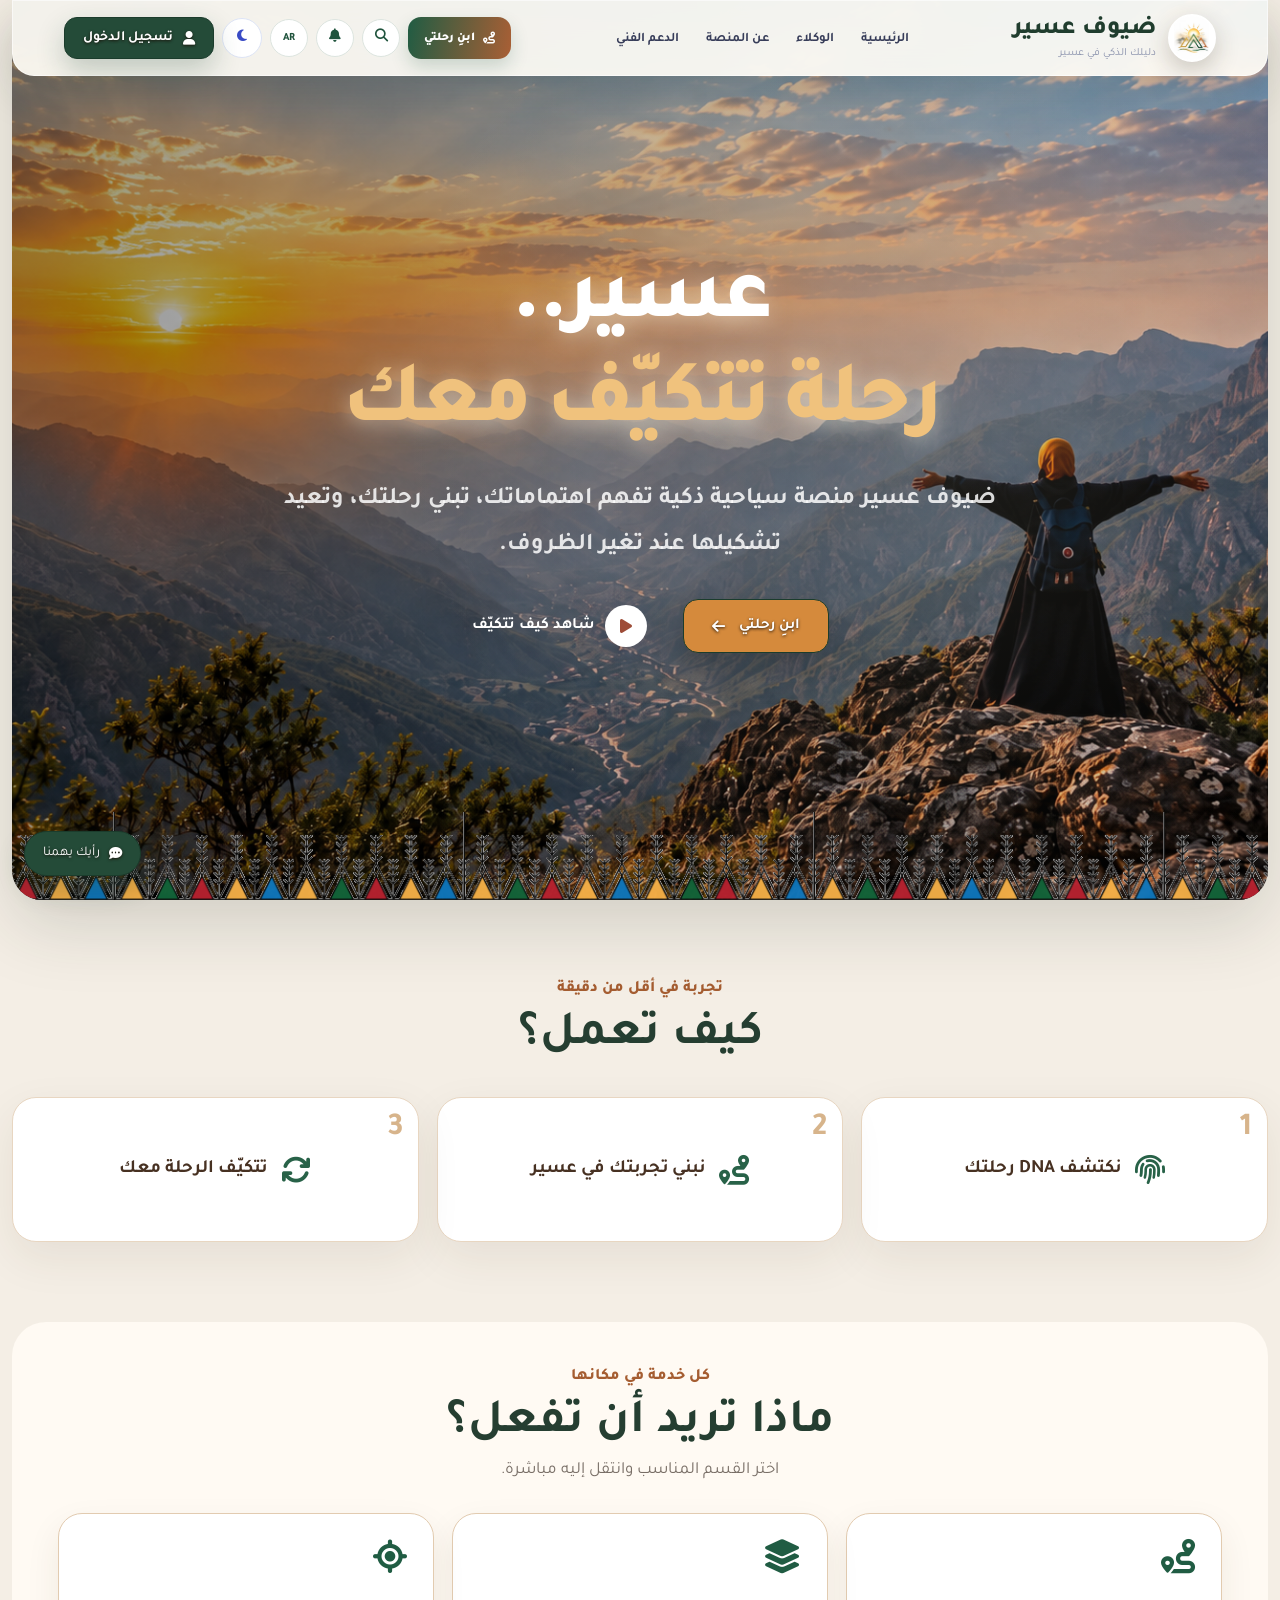
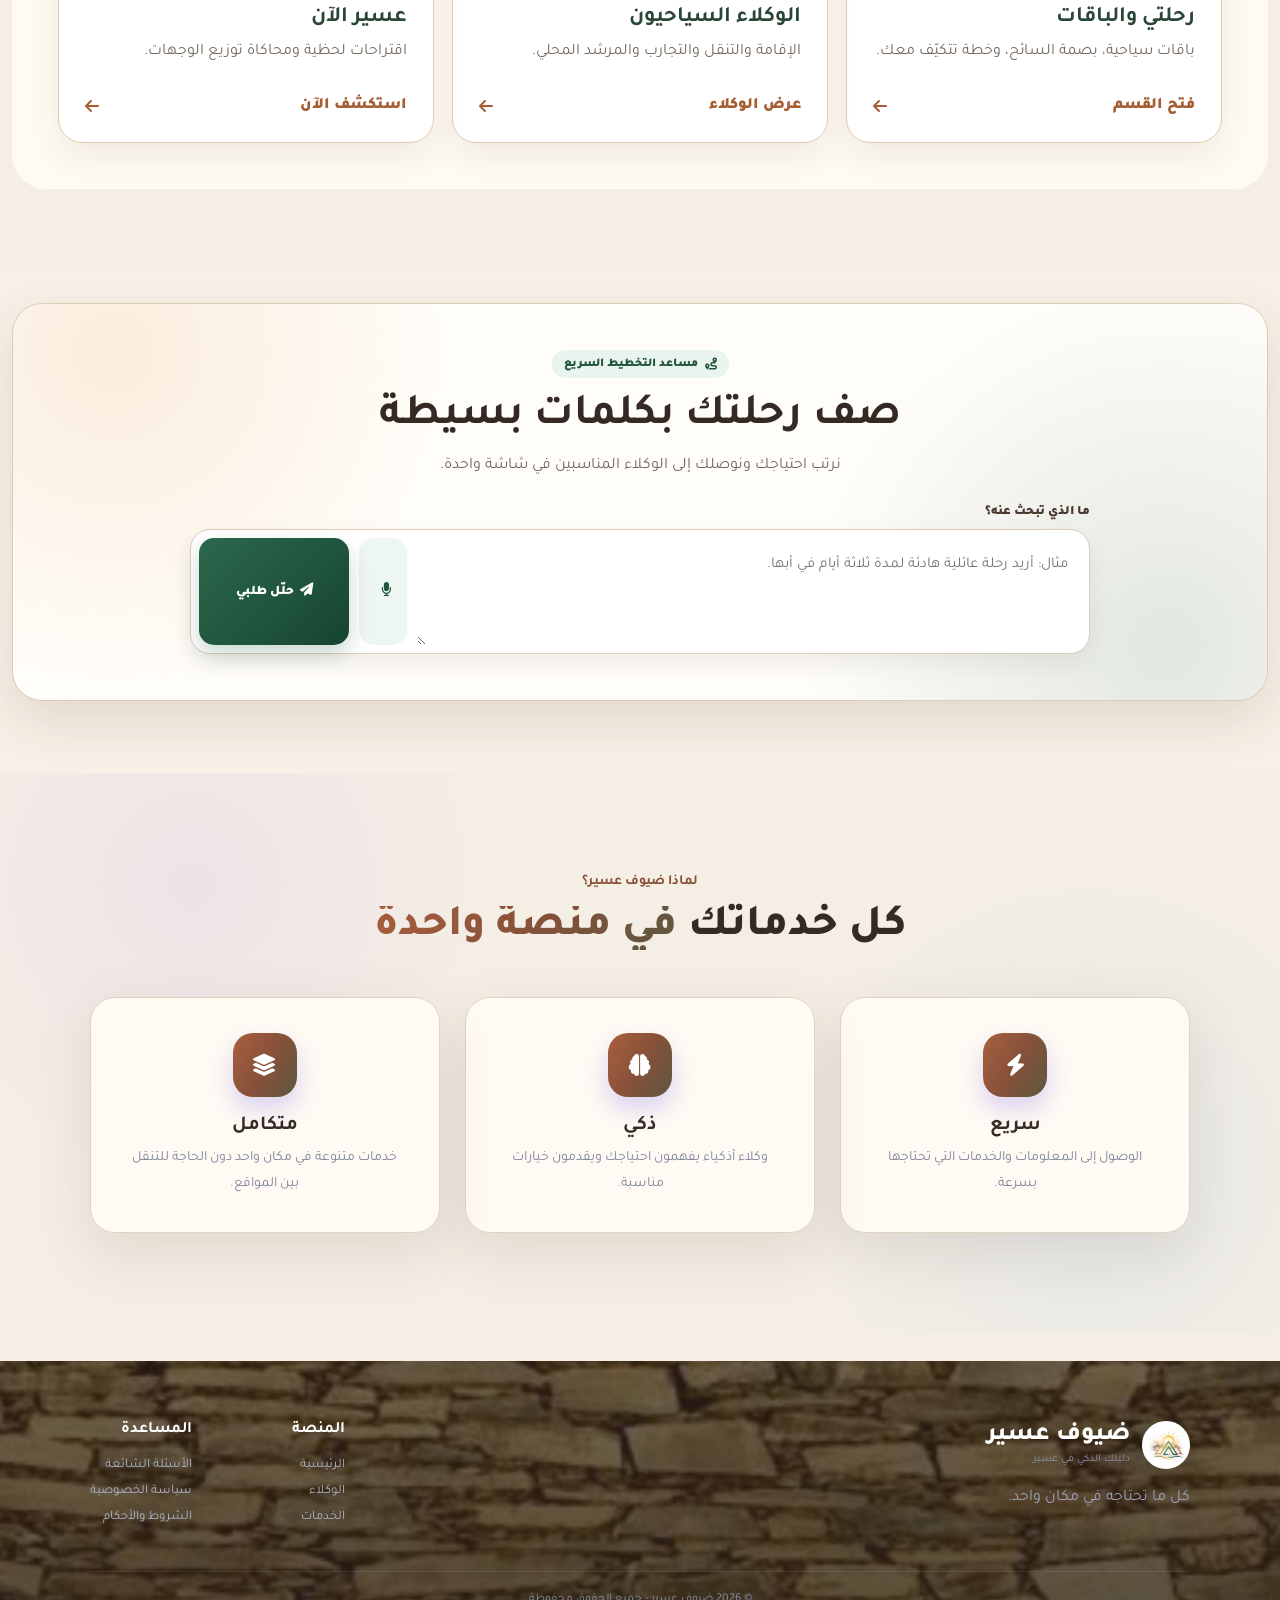
<file: index.html>
<!DOCTYPE html>
<html lang="ar" dir="rtl">
<head>
    <meta charset="UTF-8">
    <meta name="viewport" content="width=device-width, initial-scale=1.0">
    <title>ضيوف عسير | عسير رحلة تتكيّف معك</title>

    <link rel="stylesheet" href="style.css?v=286">
    <link rel="icon" type="image/png" href="assets/brand/duof-asir-sun-logo.png">

    <link rel="preconnect" href="https://fonts.googleapis.com">
    <link rel="preconnect" href="https://fonts.gstatic.com" crossorigin>
    <link href="https://fonts.googleapis.com/css2?family=Tajawal:wght@400;500;600;700;800&display=swap" rel="stylesheet">

    <link rel="stylesheet"
          href="https://cdnjs.cloudflare.com/ajax/libs/font-awesome/6.5.2/css/all.min.css">
</head>

<body class="home-page">

<!-- ================= NAVBAR ================= -->

<header class="navbar">

    <a href="#home" class="brand">
        <div class="brand-icon">
            <i class="fa-solid fa-wand-magic-sparkles"></i>
        </div>

        <div>
            <h2>ضيوف عسير</h2>
            <span>دليلك الذكي في عسير</span>
        </div>
    </a>

    <nav class="nav-links">
        <a class="active" href="#home">الرئيسية</a>
        <a href="agents.html">الوكلاء</a>
        <a href="about.html">عن المنصة</a>
        <a href="contact.html">الدعم الفني</a>
    </nav>

    <div class="nav-actions">

        <a class="header-journey-btn" href="journey.html"><i class="fa-solid fa-route"></i><span>ابنِ رحلتي</span></a>

        <button class="header-tool-btn" id="quickSearchBtn" type="button" aria-label="البحث السريع"><i class="fa-solid fa-magnifying-glass"></i></button>
        <button class="header-tool-btn" id="notificationsBtn" type="button" aria-label="الإشعارات"><i class="fa-solid fa-bell"></i><b id="notificationCount">0</b></button>
        <button class="header-tool-btn language-toggle" id="languageBtn" type="button" aria-label="اختيار اللغة" aria-haspopup="true" aria-expanded="false">AR</button>

        <button class="theme-btn" id="themeBtn" type="button" aria-label="تفعيل الوضع الليلي">
            <i class="fa-solid fa-moon"></i>
        </button>

        <button class="login-btn" type="button">
            <i class="fa-solid fa-user"></i>
            تسجيل الدخول
        </button>

        <button class="logout-btn" id="logoutBtn" type="button" hidden>
            <i class="fa-solid fa-right-from-bracket"></i>
            تسجيل الخروج
        </button>

        <button class="profile-btn" id="profileBtn" type="button" hidden><i class="fa-solid fa-user-circle"></i> الملف الشخصي</button>

    </div>

</header>


<!-- ================= HERO ================= -->

<main>

<section class="hero" id="home">

    <div class="hero-text">

        <h1>
            عسير..
            <span>رحلة تتكيّف معك</span>
        </h1>

        <p>
            ضيوف عسير منصة سياحية ذكية تفهم اهتماماتك، تبني رحلتك،
            وتعيد تشكيلها عند تغير الظروف.
        </p>

        <div class="hero-actions">

            <a href="journey.html" class="primary-btn">
                ابنِ رحلتي
                <i class="fa-solid fa-arrow-left"></i>
            </a>

            <a class="watch-btn" href="journey.html#adaptiveJourney">
                <span>
                    <i class="fa-solid fa-play"></i>
                </span>
                شاهد كيف تتكيّف
            </a>

        </div>

    </div>


    <!-- Visual AI Area -->

    <div class="hero-visual">

        <img class="hero-center-photo" src="assets/brand/abha-mountains-center.png" alt="جبال أبها بين السحب">

        <div class="glow glow-one"></div>
        <div class="glow glow-two"></div>

        <div class="orbit orbit-one"></div>
        <div class="orbit orbit-two"></div>

        <div class="agent-bubble bubble-house">
            <div class="bubble-icon blue">
                <i class="fa-solid fa-house"></i>
            </div>
            <span>السكن والفنادق</span>
        </div>

        <div class="agent-bubble bubble-education">
            <div class="bubble-icon purple">
                <i class="fa-solid fa-person-hiking"></i>
            </div>
            <span>المرشدون السياحيون</span>
        </div>

        <div class="agent-bubble bubble-fun">
            <div class="bubble-icon pink">
                <i class="fa-solid fa-ticket"></i>
            </div>
            <span>الترفيه</span>
        </div>


        <div class="ai-platform">

            <div class="robot">

                <div class="robot-head">

                    <span class="robot-ear left"></span>
                    <span class="robot-ear right"></span>

                    <div class="robot-face">

                        <div class="eyes">
                            <span></span>
                            <span></span>
                        </div>

                        <div class="robot-smile"></div>

                    </div>

                </div>

            </div>


            <div class="platform-ring ring-1"></div>
            <div class="platform-ring ring-2"></div>
            <div class="platform-core"></div>

        </div>

        <div class="spark spark1">✦</div>
        <div class="spark spark2">✦</div>
        <div class="spark spark3">✦</div>

    </div>

</section>

<section class="prototype-how" aria-labelledby="howTitle">
    <div class="prototype-section-heading"><span>تجربة في أقل من دقيقة</span><h2 id="howTitle">كيف تعمل؟</h2></div>
    <div class="prototype-how-grid">
        <article><b>1</b><i class="fa-solid fa-fingerprint"></i><h3>نكتشف DNA رحلتك</h3></article>
        <article><b>2</b><i class="fa-solid fa-route"></i><h3>نبني تجربتك في عسير</h3></article>
        <article><b>3</b><i class="fa-solid fa-arrows-rotate"></i><h3>تتكيّف الرحلة معك</h3></article>
    </div>
</section>

<section class="experience-hub" aria-labelledby="experienceHubTitle">
    <div class="prototype-section-heading"><span>كل خدمة في مكانها</span><h2 id="experienceHubTitle">ماذا تريد أن تفعل؟</h2><p>اختر القسم المناسب وانتقل إليه مباشرة.</p></div>
    <div class="experience-hub-grid">
        <a href="journey.html"><i class="fa-solid fa-route"></i><div><h3>رحلتي والباقات</h3><p>باقات سياحية، بصمة السائح، وخطة تتكيّف معك.</p></div><span>فتح القسم <i class="fa-solid fa-arrow-left"></i></span></a>
        <a href="agents.html"><i class="fa-solid fa-layer-group"></i><div><h3>الوكلاء السياحيون</h3><p>الإقامة والتنقل والتجارب والمرشد المحلي.</p></div><span>عرض الوكلاء <i class="fa-solid fa-arrow-left"></i></span></a>
        <a href="now.html"><i class="fa-solid fa-location-crosshairs"></i><div><h3>عسير الآن</h3><p>اقتراحات لحظية ومحاكاة توزيع الوجهات.</p></div><span>استكشف الآن <i class="fa-solid fa-arrow-left"></i></span></a>
    </div>
</section>

<section class="tour-packages-section" id="tourPackages" aria-labelledby="tourPackagesTitle">
    <div class="prototype-section-heading">
        <span>مختارة لك بعناية</span>
        <h2 id="tourPackagesTitle">باقات سياحية مميزة</h2>
        <p>خطط جاهزة تجمع أجمل تجارب عسير، ويمكنك تخصيصها قبل بدء رحلتك.</p>
    </div>
    <div class="tour-packages-grid">
        <article class="tour-package-card featured">
            <div class="tour-package-image"><img src="assets/agents/entertainment-abha-real.jpg" alt="طبيعة جبال عسير"><span>الأكثر اختيارًا</span><b class="package-coming-soon">قريبًا</b></div>
            <div class="tour-package-content">
                <div class="tour-package-title"><div><small>3 أيام / ليلتان</small><h3>سحر أبها</h3></div><b>ابتداءً من 1,290 ر.س</b></div>
                <ul><li><i class="fa-solid fa-mountain-sun"></i> السودة ورجال ألمع</li><li><i class="fa-solid fa-bed"></i> إقامة مميزة</li><li><i class="fa-solid fa-car"></i> تنقلات يومية</li></ul>
                <button type="button" data-package="سحر أبها" data-duration="3" data-style="nature">ابدأ بهذه الباقة <i class="fa-solid fa-arrow-left"></i></button>
            </div>
        </article>
        <article class="tour-package-card">
            <div class="tour-package-image"><img src="assets/agents/housing-abha-authentic.jpg" alt="تجربة تراثية في عسير"><span>ثقافة وتراث</span><b class="package-coming-soon">قريبًا</b></div>
            <div class="tour-package-content">
                <div class="tour-package-title"><div><small>يومان / ليلة</small><h3>روح عسير</h3></div><b>ابتداءً من 790 ر.س</b></div>
                <ul><li><i class="fa-solid fa-landmark"></i> قرى ومتاحف تراثية</li><li><i class="fa-solid fa-house"></i> إقامة تراثية</li><li><i class="fa-solid fa-utensils"></i> مذاقات محلية</li></ul>
                <button type="button" data-package="روح عسير" data-duration="1" data-style="heritage">خصص هذه الباقة <i class="fa-solid fa-arrow-left"></i></button>
            </div>
        </article>
        <article class="tour-package-card">
            <div class="tour-package-image"><img src="assets/entertainment/activity-art-night.jpg" alt="فعاليات وتجارب مسائية في أبها"><span>شباب ومغامرة</span><b class="package-coming-soon">قريبًا</b></div>
            <div class="tour-package-content">
                <div class="tour-package-title"><div><small>5 أيام / 4 ليالٍ</small><h3>مغامرة الجنوب</h3></div><b>ابتداءً من 1,890 ر.س</b></div>
                <ul><li><i class="fa-solid fa-person-hiking"></i> مسارات ومغامرات</li><li><i class="fa-solid fa-camera"></i> مواقع تصوير مختارة</li><li><i class="fa-solid fa-star"></i> فعاليات مسائية</li></ul>
                <button type="button" data-package="مغامرة الجنوب" data-duration="5" data-style="adventure">خصص هذه الباقة <i class="fa-solid fa-arrow-left"></i></button>
            </div>
        </article>
    </div>
    <p class="tour-package-note"><i class="fa-solid fa-circle-info"></i> الأسعار تقديرية لأغراض العرض، ويتحدد السعر النهائي حسب الإقامة والتاريخ وعدد المسافرين.</p>
</section>

<section class="journey-dna-section" id="journeyDna">
    <div class="dna-intro">
        <span class="prototype-kicker"><i class="fa-solid fa-route"></i> رحلتي الذكية</span>
        <h2>ابنِ جدول رحلتك</h2>
        <p>أدخل وقتك واهتماماتك وسنبني جدولًا يوميًا متوازنًا يناسبك.</p>
        <div class="weather-demo-notice weather-live-notice"><i class="fa-solid fa-cloud-sun-rain"></i><span><strong>توقعات طقس حقيقية</strong><small>نفحص توقعات كل وجهة في وقت الزيارة عبر Open-Meteo. عند تعذر الاتصال تظهر المحاكاة المؤقتة بوضوح.</small></span></div>
    </div>
    <section class="smart-agent-console" aria-labelledby="smartAgentTitle">
        <div class="trip-live-location" id="tripLiveLocation">
            <i class="fa-solid fa-location-crosshairs"></i>
            <span><strong>حدّد موقعك لطقس أدق</strong><small id="tripLocationStatus">قد يكون موقع الكمبيوتر تقريبيًا؛ استخدم موقعك أو اختر المدينة الصحيحة يدويًا.</small></span>
            <button type="button" id="detectTripLocation"><i class="fa-solid fa-location-dot"></i> استخدام موقعي</button>
            <label class="trip-city-override"><span>أو صحّح المدينة يدويًا</span><select id="tripCityOverride"><option value="">اختر المدينة…</option><option>أبها</option><option>خميس مشيط</option><option>أحد رفيدة</option><option>سراة عبيدة</option><option>النماص</option><option>تنومة</option><option>محايل عسير</option></select></label>
        </div>
        <div class="smart-agent-workspace">
            <div class="smart-agent-conversation">
                <header class="smart-agent-chat-header"><i class="fa-solid fa-robot"></i><span><small>مساعدك الذكي في ضيوف عسير</small><h3 id="smartAgentTitle">خلّنا نبني رحلتك بالمحادثة</h3><p>أخبرني بما تعرفه الآن، وسأسألك فقط عن المعلومات الناقصة.</p></span></header>
                <div class="smart-agent-messages" id="smartAgentMessages"><div class="smart-agent-message assistant"><i class="fa-solid fa-robot"></i><p>أهلًا بك، خليني أبني لك رحلة تناسبك. وش نوع التجربة اللي تفضلها؟</p></div></div>
                <div class="smart-agent-quick-options" id="smartAgentQuickOptions"><button type="button">سياحة زراعية</button><button type="button">داخل المدينة</button><button type="button">طبيعة</button><button type="button">خليط</button></div>
                <form id="smartTripAgentForm"><textarea name="message" minlength="2" maxlength="1200" rows="2" required placeholder="اكتب إجابتك أو اذكر كل تفاصيل رحلتك مرة واحدة..."></textarea><button type="submit"><i class="fa-solid fa-paper-plane"></i><span>إرسال</span></button></form>
                <div class="smart-agent-status" id="smartAgentStatus" hidden aria-live="polite"></div><div class="smart-agent-output" id="smartAgentOutput" hidden></div>
            </div>
            <aside class="trip-profile-summary"><header><i class="fa-solid fa-clipboard-check"></i><span><strong>ملف رحلتك</strong><small>يتحدث تلقائيًا أثناء المحادثة</small></span></header><ul id="tripProfileSummary"><li class="empty"><i class="fa-solid fa-comments"></i> بانتظار إجابتك الأولى</li></ul><div class="trip-profile-progress"><span><i></i></span><small id="tripProfileProgressText">0 من 11 معلومات</small></div></aside>
            <aside class="smart-trip-showcase" aria-label="رحلتك الذكية في عسير">
                <img src="assets/brand/asir-sunset-hero-v2.png" alt="جبال عسير وقت الغروب" loading="eager">
                <div class="smart-trip-showcase-content"><span>اكتشفها بطريقتك</span><h3>رحلتك الذكية<br>في عسير</h3><p>الطبيعة والتراث والتجارب الفريدة، مرتبة حسب ذوقك.</p><div><b><i class="fa-solid fa-car-side"></i> مواصلات</b><b><i class="fa-solid fa-user-check"></i> مرشدون</b><b><i class="fa-solid fa-shop"></i> تجارب</b><b><i class="fa-solid fa-basket-shopping"></i> أسر منتجة</b></div></div>
            </aside>
        </div>
    </section>
    <form class="dna-form conversational-fallback-form" id="journeyDnaForm" aria-hidden="true">
        <fieldset class="trip-setting-fieldset"><legend><span>1</span> أين تحب أن تكون رحلتك؟</legend><div class="trip-setting-options"><label><input type="radio" name="tripSetting" value="agritourism" required><span><i class="fa-solid fa-seedling"></i><strong>سياحة زراعية</strong><small>مزارع ومدرجات وتجارب ريفية ومنتجات محلية</small></span></label><label><input type="radio" name="tripSetting" value="city" checked required><span><i class="fa-solid fa-city"></i><strong>سياحة داخل المدينة</strong><small>معالم ومطاعم وكوفيهات وفعاليات قريبة</small></span></label></div></fieldset>
        <fieldset class="guide-preference-fieldset"><legend><span>2</span> هل ترغب بمرشد سياحي مع رحلتك؟</legend><div><label><input type="radio" name="guideNeeded" value="yes"><span><i class="fa-solid fa-person-hiking"></i><strong>نعم، أريد مرشدًا</strong><small>اختر المرشد الآن ليُربط بجدولك</small></span></label><label><input type="radio" name="guideNeeded" value="no" checked><span><i class="fa-solid fa-route"></i><strong>لا، أكمل الرحلة بنفسي</strong><small>يمكنك إضافة مرشد لاحقًا</small></span></label></div><section class="journey-guide-picker" id="journeyGuidePicker" hidden><header><span><b>3</b><strong>اختر مرشد رحلتك</strong></span><small>التقييمات والملفات تجريبية للعرض</small></header><div id="journeyGuideOptions"></div></section></fieldset>
        <fieldset class="trip-details-fieldset"><legend><span>2</span> تفاصيل تفضيلاتك</legend><div class="rain-preference"><strong><i class="fa-solid fa-cloud-rain"></i> هل تحب أجواء المطر؟</strong><label><input type="radio" name="rainPreference" value="yes"><span>نعم، أحب المطر 🌧️</span></label><label><input type="radio" name="rainPreference" value="no" checked><span>لا، أفضل الأجواء الصافية ☀️</span></label></div><div class="setting-specific-preferences" data-setting-preferences="agritourism" hidden><header><i class="fa-solid fa-seedling"></i><span><strong>ماذا تفضل في السياحة الزراعية؟</strong><small>اختر التجارب الريفية التي ترغب بإضافتها إلى خطتك</small></span></header><div class="journey-detail-options"><label><input type="checkbox" name="tripDetails" value="farm"><span>🌱 زيارة المزارع</span></label><label><input type="checkbox" name="tripDetails" value="camping"><span>⛺ كشتات ريفية</span></label><label><input type="checkbox" name="tripDetails" value="harvesting"><span>🧺 تجربة القطاف</span></label><label><input type="checkbox" name="tripDetails" value="honey"><span>🍯 مناحل وعسل</span></label><label><input type="checkbox" name="tripDetails" value="terraces"><span>🌾 مدرجات زراعية</span></label><label><input type="checkbox" name="tripDetails" value="local-food"><span>🥘 منتجات وأكلات محلية</span></label></div></div><div class="setting-specific-preferences" data-setting-preferences="city"><header><i class="fa-solid fa-city"></i><span><strong>ماذا تفضل داخل المدينة؟</strong><small>اختر الأماكن والأنشطة التي تناسب يومك</small></span></header><div class="journey-detail-options"><label><input type="checkbox" name="tripDetails" value="cafes"><span>☕ كوفيهات</span></label><label><input type="checkbox" name="tripDetails" value="restaurants"><span>🍽️ مطاعم</span></label><label><input type="checkbox" name="tripDetails" value="museums"><span>🏛️ متاحف وتراث</span></label><label><input type="checkbox" name="tripDetails" value="events"><span>🎭 فعاليات</span></label><label><input type="checkbox" name="tripDetails" value="shopping"><span>🛍️ تسوق</span></label><label><input type="checkbox" name="tripDetails" value="city-walks"><span>🚶 مماشي وإطلالات</span></label></div></div></fieldset>
        <div class="smart-trip-fields">
            <label>تاريخ الرحلة<input type="date" name="tripDate" required></label>
            <label>عدد الأيام<select name="duration"><option value="1">يوم واحد</option><option value="2">يومان</option><option value="3" selected>3 أيام</option><option value="4">4 أيام</option><option value="5">5 أيام</option></select></label>
            <label>بداية كل يوم<input type="time" name="dayStart" value="16:00" required></label>
            <label>نهاية كل يوم<input type="time" name="dayEnd" value="23:00" required></label>
            <label>الميزانية<select name="budget"><option value="economy">اقتصادية</option><option value="medium" selected>متوسطة</option><option value="open">مفتوحة</option></select></label>
            <label>عدد الأشخاص<input type="number" name="people" value="2" min="1" max="30" required></label>
            <label>نوع الرحلة<select name="group"><option value="family">عائلة</option><option value="friends">أصدقاء</option><option value="solo">فردي</option></select></label>
        </div>
        <fieldset class="interest-fieldset"><legend>ما اهتماماتك؟ <small>اختر اهتمامًا واحدًا على الأقل</small></legend><div class="interest-options"><label><input type="checkbox" name="interests" value="nature" checked><span>🌿 الطبيعة</span></label><label><input type="checkbox" name="interests" value="heritage"><span>🏛️ التراث</span></label><label><input type="checkbox" name="interests" value="coffee"><span>☕ الكوفيهات</span></label><label><input type="checkbox" name="interests" value="food"><span>🍽️ الطعام</span></label><label><input type="checkbox" name="interests" value="events"><span>🎭 الفعاليات</span></label><label><input type="checkbox" name="interests" value="adventure"><span>🥾 المغامرة</span></label></div></fieldset>
        <p class="trip-form-error" id="tripFormError" hidden></p>
        <button type="submit"><i class="fa-solid fa-wand-magic-sparkles"></i> إنشاء جدول رحلتي</button>
    </form>
    <div class="dna-result" id="journeyDnaResult" hidden aria-live="polite"></div>
</section>

<section class="adaptive-journey-section" id="adaptiveJourney">
    <div class="prototype-section-heading"><span>رحلتك تتغير معك</span><h2>جدول الرحلة الذكية</h2><p>خطة زمنية متنوعة، مع سبب واضح لكل محطة ووقت الانتقال.</p><small>الطقس توقعات حقيقية من Open-Meteo، أما الازدحام وساعات العمل فتبقى محاكاة توضيحية.</small></div>
    <div class="journey-timeline smart-trip-timeline" id="journeyTimeline"><div class="journey-empty-state"><i class="fa-solid fa-calendar-plus"></i><strong>أدخل بياناتك أولًا</strong><span>سيظهر هنا جدول واضح لكل يوم.</span></div></div>
    <!-- Independent MVP module: movable without coupling it to the timeline renderer. -->
    <section class="asir-gift-feature" id="asirGiftFeature" hidden aria-labelledby="asirGiftTitle">
        <div class="asir-gift-card"><i class="fa-solid fa-gift"></i><span><small>ميزة تجريبية للرحلات المؤهلة</small><h3 id="asirGiftTitle">لك هدية من عسير</h3><p>رحلتك تشمل كوبون هدية مستوحاة من هوية عسير.</p></span><button type="button" id="chooseAsirGift">اختر هديتك <i class="fa-solid fa-arrow-left"></i></button></div>
        <div class="asir-gift-coupon-host" id="asirGiftCouponHost" hidden></div>
        <dialog class="asir-gift-dialog" id="asirGiftDialog">
            <form method="dialog" class="asir-gift-wizard" id="asirGiftForm">
                <header><i class="fa-solid fa-gift"></i><span><small>تجربة MVP</small><strong>جهّز هدية عسير</strong></span><button type="button" data-gift-close aria-label="إغلاق"><i class="fa-solid fa-xmark"></i></button></header>
                <div class="asir-gift-steps"><i class="active"></i><i></i><i></i><i></i></div>
                <fieldset data-gift-step="1"><legend><b>1</b> لمن نجهز الهدية؟</legend><div class="asir-gift-options"><label><input type="radio" name="recipient" value="man" required><span><i class="fa-solid fa-person"></i> رجل</span></label><label><input type="radio" name="recipient" value="woman"><span><i class="fa-solid fa-person-dress"></i> امرأة</span></label><label><input type="radio" name="recipient" value="child"><span><i class="fa-solid fa-child-reaching"></i> طفل</span></label></div></fieldset>
                <fieldset data-gift-step="2" hidden><legend><b>2</b> اختر نوع الهدية</legend><button class="asir-gift-agent-suggest" id="asirGiftAgentSuggest" type="button"><i class="fa-solid fa-wand-magic-sparkles"></i> اقترحها حسب اهتمامات رحلتي</button><small class="asir-gift-suggestion-note" id="asirGiftSuggestionNote" hidden></small><div class="asir-gift-options gift-types"><label><input type="radio" name="gift_type" value="asir_outfit" required><span>زي عسيري</span></label><label><input type="radio" name="gift_type" value="asir_qatt"><span>منتج قط عسيري</span></label><label><input type="radio" name="gift_type" value="heritage_piece"><span>قطعة تراثية</span></label><label><input type="radio" name="gift_type" value="surprise"><span>فاجئني</span></label></div></fieldset>
                <fieldset data-gift-step="3" hidden><legend><b>3</b> تفاصيل الزي العسيري</legend><label class="asir-gift-select">المقاس<select name="size"><option value="S">S</option><option value="M" selected>M</option><option value="L">L</option><option value="XL">XL</option><option value="XXL">XXL</option></select></label><div class="asir-gift-options gift-styles"><label><input type="radio" name="style" value="authentic" checked><span>تراثي أصيل</span></label><label><input type="radio" name="style" value="modern"><span>عصري بلمسة عسيرية</span></label><label><input type="radio" name="style" value="agent_choice"><span>دع الوكيل يختار</span></label></div></fieldset>
                <fieldset data-gift-step="4" hidden><legend><b>4</b> طريقة الاستلام</legend><div class="asir-gift-options gift-pickup"><label><input type="radio" name="pickup_method" value="accommodation" required><span>مقر الإقامة</span></label><label><input type="radio" name="pickup_method" value="experience"><span>موقع التجربة</span></label><label><input type="radio" name="pickup_method" value="provider"><span>الاستلام من مقدم الهدية</span></label></div><p><i class="fa-solid fa-circle-info"></i> هذه تجربة MVP، ولا يوجد استلام فعلي أو شريك محدد قبل تفعيل الاتفاقيات الرسمية.</p></fieldset>
                <p class="asir-gift-error" id="asirGiftError" hidden></p>
                <footer><button type="button" id="asirGiftPrevious" hidden>السابق</button><button type="button" id="asirGiftNext">التالي</button><button type="submit" id="asirGiftCreate" hidden>إنشاء كوبون الهدية</button></footer>
            </form>
        </dialog>
    </section>
    <section class="continuity-engine" id="continuityEngine" hidden aria-live="polite"></section>
    <div class="condition-lab" id="conditionLab" hidden>
        <div><strong>ماذا لو تغيرت الظروف؟</strong><span>نعدّل خطتك بناءً على موقعك</span><small>سنطلب موقعك والمحطة المقصودة قبل أي تعديل</small></div>
        <div class="condition-buttons" id="conditionButtons"><button data-condition="rain">🌧️ بدأ المطر</button><button data-condition="traffic">🚗 ازدحام</button><button data-condition="closed">⛔ إغلاق وجهة</button><button data-condition="late">⏰ تأخرت ساعة</button></div>
        <form class="weather-adaptation-form" id="weatherAdaptationForm" hidden>
            <div class="weather-adaptation-heading"><i class="fa-solid fa-location-dot"></i><span><strong>أين أنت الآن؟</strong><small>أجب عن السؤالين لنعدّل المحطة الصحيحة فقط.</small></span></div>
            <label>اليوم الذي أنت فيه<select name="dayIndex" id="weatherDaySelect" required></select></label>
            <label>موقعك الحالي<select name="currentLocation" id="weatherCurrentLocation" required></select></label>
            <label>المحطة التي كنت متجهًا إليها<select name="plannedStop" id="weatherPlannedStop" required></select></label>
            <button type="submit"><i class="fa-solid fa-cloud-arrow-down"></i> افحص البديل وعدّل بقية الخطة</button>
            <button type="button" class="weather-adaptation-cancel" id="weatherAdaptationCancel">إلغاء</button>
        </form>
    </div>
    <div class="adaptation-result" id="adaptationResult" hidden></div>
</section>

<section class="now-section" id="aseerNow">
    <div class="prototype-section-heading"><span>وكيل عسير اللحظي</span><h2>وش يناسبك الآن؟</h2><p>اقتراحات محاكاة حسب وقت العرض وحالة الرحلة.</p><small>محاكاة تجريبية — ليست بيانات طقس أو ازدحام حية.</small></div>
    <div class="now-grid"><article><i>📸</i><span>أفضل مكان للتصوير الآن</span><strong>ممشى الضباب</strong></article><article><i>🌿</i><span>أفضل تجربة طبيعية</span><strong>غابة رغدان</strong></article><article><i>👨‍👩‍👧</i><span>أفضل خيار للعائلة</span><strong>حديقة السلام</strong></article><article><i>✨</i><span>تجربة قريبة منك</span><strong>شارع الفن</strong></article><article><i>🚗</i><span>وجهة أقل ازدحامًا</span><strong>قرية طبب</strong></article></div>
</section>

<section class="main-assistant-section" id="mainAssistant">
    <div class="main-assistant-card">
        <div class="main-assistant-heading">
            <span><i class="fa-solid fa-route"></i> مساعد التخطيط السريع</span>
            <h2>صف رحلتك بكلمات بسيطة</h2>
            <p>نرتب احتياجك ونوصلك إلى الوكلاء المناسبين في شاشة واحدة.</p>
        </div>
        <form class="main-assistant-form" id="mainAssistantForm">
            <label for="mainAssistantInput">ما الذي تبحث عنه؟</label>
            <div>
                <textarea id="mainAssistantInput" rows="3" placeholder="مثال: أريد رحلة عائلية هادئة لمدة ثلاثة أيام في أبها." required></textarea>
                <button class="voice-search-btn" id="voiceSearchBtn" type="button" aria-label="البحث الصوتي"><i class="fa-solid fa-microphone"></i></button>
                <button id="mainAssistantSubmit" type="submit"><i class="fa-solid fa-paper-plane"></i><span>حلّل طلبي</span></button>
            </div>
            <div class="smart-request-suggestions" id="smartRequestSuggestions"></div>
        </form>
        <div class="main-assistant-output" id="mainAssistantOutput" aria-live="polite" hidden></div>
    </div>
</section>


<!-- ================= AGENTS ================= -->

<section class="agents-section" id="agents">

    <div class="section-heading">

        <span class="mini-title">
            <i class="fa-solid fa-sparkles"></i>
            الوكلاء الذكيون
        </span>

        <h2>
            اختر الوكيل الذي
            <span>يناسب احتياجك</span>
        </h2>

        <p>
            كل وكيل ذكي صُمم لمساعدتك وتوفير الوقت والجهد.
        </p>

    </div>


    <div class="agents-grid">

        <article class="agent-card smart-trip-agent-card">
            <div class="card-visual smart-trip-visual"><img class="agent-photo" src="assets/agents/smart-journey-asir-v2.png?v=2" alt="مسافر يخطط لرحلته بين جبال وقرى عسير" loading="lazy"><div class="floating-icon"><i class="fa-solid fa-route"></i></div><span>الوكيل الرئيسي</span></div>
            <div class="card-content"><h3>وكيل الرحلة الذكية</h3><p>يبني رحلتك ويعيد تشكيلها حسب اهتماماتك والظروف المحيطة.</p><div class="tags"><span>DNA الرحلة</span><span>خطة شخصية</span><span>تكيّف فوري</span></div><a class="agent-button smart-trip-button" href="journey.html">ابنِ رحلتي <i class="fa-solid fa-arrow-left"></i></a></div>
        </article>


        <!-- Transportation -->

        <article class="agent-card transport-card prototype-transport-card">

            <div class="card-visual visual-housing">
                <img class="agent-photo" src="assets/agents/transport-abha-v2.png" alt="حافلة وسيارة أجرة على طريق جبلي في أبها" loading="lazy">
                <div class="floating-icon"><i class="fa-solid fa-bus"></i></div>
            </div>

            <div class="card-content">
                <h3>وكيل التنقل</h3>
                <p>يساعدك على اختيار المسارات والتنقل بين وجهات عسير.</p>
                <div class="tags">
                    <span>توصيل</span>
                    <span>حافلات</span>
                    <span>أجرة</span>
                    <span>تأجير</span>
                </div>
                <button class="agent-button blue-button" onclick="openAgent('وكيل التنقل','transport')">
                    استكشف الآن
                    <i class="fa-solid fa-arrow-left"></i>
                </button>
            </div>

        </article>


        <!-- Housing -->

        <article class="agent-card housing-card prototype-housing-card">

            <div class="card-visual visual-housing">

                <img class="agent-photo" src="assets/agents/housing-abha-v2.png" alt="غرفة فندقية بإطلالة على جبال أبها" loading="lazy">

                <div class="visual-circle"></div>

                <i class="fa-solid fa-building building-one"></i>
                <i class="fa-solid fa-building building-two"></i>

                <div class="main-house">
                    <i class="fa-solid fa-house"></i>
                </div>

                <div class="floating-icon">
                    <i class="fa-solid fa-house"></i>
                </div>

            </div>

            <div class="card-content">

                <h3>وكيل الإقامة</h3>

                <p>
                    يقترح الإقامة الأنسب حسب ميزانيتك وموقع رحلتك.
                </p>

                <div class="tags">
                    <span>شقق</span>
                    <span>فلل</span>
                    <span>فنادق</span>
                    <span>إقامة</span>
                </div>

                <button
                    class="agent-button blue-button"
                    onclick="openAgent('وكيل الإقامة','housing')">
                    استكشف الآن
                    <i class="fa-solid fa-arrow-left"></i>
                </button>

            </div>

        </article>


        <!-- Tourist Guides -->

        <article class="agent-card hr-card prototype-guide-card">

            <div class="card-visual visual-hr">

                <img class="agent-photo" src="assets/agents/tourist-guide-asir-v2.png?v=2" alt="مرشد سياحي محلي يعرّف الزوار بتراث عسير" loading="lazy">

                <div class="visual-circle"></div>

                <div class="briefcase">
                    <i class="fa-solid fa-person-hiking"></i>
                </div>

                <i class="fa-solid fa-building office-one"></i>
                <i class="fa-solid fa-tree office-tree"></i>

                <div class="floating-icon">
                    <i class="fa-solid fa-person-hiking"></i>
                </div>

            </div>

            <div class="card-content">

                <h3>وكيل المرشد المحلي</h3>

                <p>
                    يربطك بالمرشدين والجولات والتجارب المحلية.
                </p>

                <div class="tags">
                    <span>جولات طبيعية</span>
                    <span>تراث</span>
                    <span>مغامرات</span>
                    <span>جولات عائلية</span>
                </div>

                <button
                    class="agent-button purple-button"
                    onclick="openAgent('وكيل المرشد المحلي','guides')">
                    استكشف الآن
                    <i class="fa-solid fa-arrow-left"></i>
                </button>

            </div>

        </article>


        <!-- Entertainment -->

        <article class="agent-card entertainment-card prototype-experience-card">

            <div class="card-visual visual-entertainment">

                <img class="agent-photo" src="assets/agents/entertainment-abha-night-enhanced.png" alt="ممشى ترفيهي ليلي مضاء في أبها" loading="lazy">

                <div class="visual-circle"></div>

                <div class="popcorn">
                    <i class="fa-solid fa-film"></i>
                </div>

                <div class="game">
                    <i class="fa-solid fa-gamepad"></i>
                </div>

                <div class="ticket">
                    <i class="fa-solid fa-ticket"></i>
                </div>

                <div class="floating-icon">
                    <i class="fa-solid fa-star"></i>
                </div>

            </div>

            <div class="card-content">

                <h3>وكيل التجارب</h3>

                <p>
                    يكتشف لك الفعاليات والمغامرات والمطاعم والتجارب المحلية.
                </p>

                <div class="tags">
                    <span>فعاليات</span>
                    <span>مطاعم</span>
                    <span>أماكن</span>
                    <span>أنشطة</span>
                </div>

                <button
                    class="agent-button orange-button"
                    onclick="openAgent('وكيل التجارب','entertainment')">
                    استكشف الآن
                    <i class="fa-solid fa-arrow-left"></i>
                </button>

            </div>

        </article>

    </div>

</section>

<section class="rebalance-section" id="rebalanceAseer">
    <div class="prototype-section-heading"><span>محاكاة الأثر على الوجهة</span><h2>إعادة موازنة عسير</h2><p>نحو تجربة أفضل للزائر وفرص أوسع للوجهات المحلية.</p></div>
    <div class="rebalance-demo" id="rebalanceDemo">
        <div class="rebalance-map"><span class="map-label before-label">قبل</span><div class="destination-node crowded" style="--x:18%;--y:27%"><b>السودة</b><i></i><i></i><i></i><i></i><i></i></div><div class="destination-node crowded" style="--x:66%;--y:28%"><b>الحبلة</b><i></i><i></i><i></i><i></i></div><div class="destination-node" style="--x:38%;--y:66%"><b>طبب</b><i></i></div><div class="destination-node" style="--x:76%;--y:69%"><b>تنومة</b><i></i></div><div class="destination-node" style="--x:52%;--y:46%"><b>رجال ألمع</b><i></i></div></div>
        <button class="rebalance-button" id="rebalanceButton" type="button"><i class="fa-solid fa-shuffle"></i> إعادة موازنة عسير</button>
        <div class="rebalance-metrics"><span>↓ الازدحام المتوقع</span><span>↑ انتشار الزوار</span><span>↑ استفادة الوجهات الأقل زيارة</span><span>↑ جودة التجربة المتوقعة</span></div>
        <small>نتائج محاكاة تجريبية لأغراض النموذج الأولي، وليست بيانات تشغيلية حقيقية.</small>
    </div>
</section>

<section class="impact-section">
    <div class="prototype-section-heading"><span>قيمة مشتركة</span><h2>أثر يتجاوز رحلة السائح</h2></div>
    <div class="impact-grid"><article><i class="fa-solid fa-person-walking-luggage"></i><h3>للسائح</h3><p>رحلة شخصية وأسهل وأكثر مرونة.</p></article><article><i class="fa-solid fa-people-group"></i><h3>للمجتمع المحلي</h3><p>وصول أكبر للمرشدين والتجارب والمشاريع المحلية.</p></article><article><i class="fa-solid fa-mountain-sun"></i><h3>لعسير</h3><p>توزيع أفضل للحركة وتقليل الضغط على الوجهات المشهورة.</p></article></div>
</section>

<section class="ecosystem-section">
    <div class="prototype-section-heading"><span>قابلة للتحول إلى سوق سياحي</span><h2>منظومة تربط السياحة المحلية</h2></div>
    <div class="ecosystem-flow"><div><i class="fa-solid fa-user"></i><strong>السائح</strong></div><b>↔</b><div class="ecosystem-core"><img src="assets/brand/duof-asir-sun-logo.png" alt=""><strong>ضيوف عسير</strong></div><b>↔</b><div><i class="fa-solid fa-store"></i><strong>مقدمو الخدمات</strong><small>مرشدون · إقامة · تجارب · مطاعم · نقل</small></div></div>
</section>


<!-- ================= SERVICES ================= -->

<section class="services" id="services">

    <div class="section-heading">
        <span class="mini-title">لماذا ضيوف عسير؟</span>

        <h2>
            كل خدماتك
            <span>في منصة واحدة</span>
        </h2>
    </div>


    <div class="service-grid">

        <div class="service-card">
            <div class="service-icon">
                <i class="fa-solid fa-bolt"></i>
            </div>

            <h3>سريع</h3>
            <p>
                الوصول إلى المعلومات والخدمات التي تحتاجها بسرعة.
            </p>
        </div>


        <div class="service-card">
            <div class="service-icon">
                <i class="fa-solid fa-brain"></i>
            </div>

            <h3>ذكي</h3>

            <p>
                وكلاء أذكياء يفهمون احتياجك ويقدمون خيارات مناسبة.
            </p>
        </div>


        <div class="service-card">
            <div class="service-icon">
                <i class="fa-solid fa-layer-group"></i>
            </div>

            <h3>متكامل</h3>

            <p>
                خدمات متنوعة في مكان واحد دون الحاجة للتنقل بين المواقع.
            </p>
        </div>

    </div>

</section>


<!-- ================= ABOUT ================= -->

<section class="about" id="about">

    <div class="about-container">

        <div class="about-content">

            <span class="mini-title">عن منصة ضيوف عسير</span>

            <h2>
                مساعدك الذكي
                <span>في حياتك اليومية</span>
            </h2>

            <p>
                «ضيوف عسير» منصة رقمية ذكية صُممت لتسهيل تجربة الزائر والمقيم في منطقة عسير.
                تجمع أهم احتياجاتك اليومية في مكان واحد، وتساعدك على الوصول إلى خيارات مناسبة
                في المواصلات والسكن والإرشاد السياحي والترفيه داخل أبها ومحيطها.
            </p>

            <div class="about-features">
                <div><i class="fa-solid fa-location-dot"></i><span><strong>تركيز محلي</strong><small>خيارات وخدمات من منطقة عسير</small></span></div>
                <div><i class="fa-solid fa-wand-magic-sparkles"></i><span><strong>مساعدة ذكية</strong><small>اقتراحات مبنية على احتياجك</small></span></div>
                <div><i class="fa-solid fa-layer-group"></i><span><strong>خدمات متكاملة</strong><small>عدة وكلاء في منصة واحدة</small></span></div>
                <div><i class="fa-solid fa-shield-heart"></i><span><strong>تجربة موثوقة</strong><small>معلومات منظمة وسهلة الوصول</small></span></div>
            </div>

            <p class="about-mission"><strong>رسالتنا:</strong> أن نجعل استكشاف عسير وإنجاز الاحتياجات اليومية تجربة أسهل وأسرع وأكثر وضوحًا.</p>

            <a href="agents.html" class="primary-btn">
                ابدأ الآن
                <i class="fa-solid fa-arrow-left"></i>
            </a>

        </div>

        <div class="about-graphic">
            <div class="about-circle">
                <img src="assets/brand/duof-asir-sun-logo.png" alt="شعار ضيوف عسير">
            </div>
            <div class="about-visual-caption">
                <strong>ضيوف عسير</strong>
                <span>دليلك الذكي في عسير</span>
            </div>
        </div>

    </div>

    <div class="about-rewards" id="rewards">
        <div class="about-rewards-icon"><i class="fa-solid fa-ticket"></i></div>
        <div>
            <span>مكافأة ضيوف عسير</span>
            <h3>كل 5 طلبات تمنحك كوبون جولة مجانية</h3>
            <p>منصة ضيوف عسير تقدم لك كوبونًا بعد إكمال كل 5 طلبات لدى أي وكيل، لتحصل على جولة مع «نفس للسياحة» لمدة يوم واحد مجانًا.</p>
        </div>
        <button id="aboutRewardsBtn" type="button"><i class="fa-solid fa-gift"></i> شاهد كوبوناتك</button>
    </div>

</section>


<!-- ================= FOOTER ================= -->

<footer id="contact">

    <div class="footer-container">

        <div class="footer-brand">

            <div class="brand">
                <div class="brand-icon">
                    <i class="fa-solid fa-wand-magic-sparkles"></i>
                </div>

                <div>
                    <h2>ضيوف عسير</h2>
                    <span>دليلك الذكي في عسير</span>
                </div>
            </div>

            <p>
                كل ما تحتاجه في مكان واحد.
            </p>

        </div>


        <div class="footer-links">

            <div>
                <h4>المنصة</h4>
                <a href="#home">الرئيسية</a>
                <a href="agents.html">الوكلاء</a>
                <a href="index.html#services">الخدمات</a>
            </div>

            <div>
                <h4>المساعدة</h4>
                <a href="#">الأسئلة الشائعة</a>
                <a href="#">سياسة الخصوصية</a>
                <a href="#">الشروط والأحكام</a>
            </div>

        </div>

    </div>

    <div class="copyright">
        © 2026 ضيوف عسير - جميع الحقوق محفوظة
    </div>

</footer>

</main>

<button class="feedback-fab" id="feedbackBtn" type="button" aria-label="إرسال تقييم">
    <i class="fa-solid fa-comment-dots"></i>
    <span>رأيك يهمنا</span>
</button>

<div class="abha-video-page" id="abhaVideoPage" aria-hidden="true">
    <video id="abhaVideo" src="assets/videos/abha-intro.mp4" controls playsinline preload="metadata" aria-label="فيديو نبذة عن أبها"></video>
</div>

<!-- ================= LOGIN MODAL ================= -->
<div class="modal simple-modal" id="loginModal" role="dialog" aria-modal="true" aria-labelledby="loginTitle">
    <div class="modal-box form-modal-box">
        <button class="close-modal" type="button" data-close="loginModal" aria-label="إغلاق">
            <i class="fa-solid fa-xmark"></i>
        </button>
        <div class="modal-agent-icon"><i class="fa-solid fa-user"></i></div>
        <h2 id="loginTitle">تسجيل الدخول</h2>
        <p>ادخل بريدك الإلكتروني أو رقم جوالك للوصول إلى حسابك.</p>
        <form class="action-form" id="loginForm" novalidate>
            <label>البريد الإلكتروني أو رقم الجوال<input id="loginEmail" type="text" placeholder="name@example.com أو 05xxxxxxxx" autocomplete="username" required></label>
            <label>كلمة المرور<input id="loginPassword" type="password" placeholder="6 خانات وبها حرف إنجليزي" autocomplete="current-password" minlength="6" required></label>
            <p class="form-status" id="loginStatus" role="status"></p>
            <button class="form-submit" type="submit"><i class="fa-solid fa-right-to-bracket"></i> دخول</button>
        </form>
        <button class="modal-link-button" id="openSignupBtn" type="button">ليس لديك حساب؟ أنشئ حسابًا</button>
    </div>
</div>

<div class="modal simple-modal" id="signupModal" role="dialog" aria-modal="true" aria-labelledby="signupTitle">
    <div class="modal-box form-modal-box">
        <button class="close-modal" type="button" data-close="signupModal" aria-label="إغلاق"><i class="fa-solid fa-xmark"></i></button>
        <button class="signup-back-button" id="signupBackBtn" type="button"><i class="fa-solid fa-arrow-right"></i><span>رجوع لتسجيل الدخول</span></button>
        <div class="modal-agent-icon"><i class="fa-solid fa-user-plus"></i></div>
        <h2 id="signupTitle">إنشاء حساب</h2>
        <p>أنشئ حسابًا مناسبًا لك لحفظ السجل والمفضلة والإعدادات.</p>
        <form class="action-form" id="signupForm">
            <label>الاسم<input name="name" required minlength="2" autocomplete="name" placeholder="الاسم الكامل"></label>
            <label>البريد الإلكتروني<input name="email" type="email" required autocomplete="email" placeholder="name@example.com"></label>
            <label>رقم الجوال<input name="phone" type="tel" inputmode="numeric" autocomplete="tel" pattern="(?:\+?966|0)?5[0-9]{8}" placeholder="05xxxxxxxx" required></label>
            <label>العمر<input name="age" type="number" inputmode="numeric" min="16" max="100" placeholder="16 سنة أو أكثر" required><small class="field-help"><i class="fa-solid fa-circle-info"></i> الحد الأدنى لاستخدام المنصة 16 سنة.</small></label>
            <label>كلمة المرور<input name="password" type="password" minlength="6" pattern="(?=.*[A-Za-z]).{6,}" autocomplete="new-password" placeholder="6 خانات وبها حرف كبير أو صغير" title="استخدم 6 خانات على الأقل وبداخلها حرف إنجليزي كبير أو صغير" required><small class="field-help"><i class="fa-solid fa-circle-info"></i> 6 خانات على الأقل وبها حرف إنجليزي كبير أو صغير.</small></label>
            <p class="form-status" id="signupStatus" role="status"></p>
            <button class="form-submit" type="submit"><i class="fa-solid fa-user-check"></i> إنشاء الحساب</button>
        </form>
    </div>
</div>

<div class="modal simple-modal" id="utilityModal" role="dialog" aria-modal="true" aria-labelledby="utilityTitle">
    <div class="modal-box form-modal-box utility-modal-box">
        <button class="close-modal" type="button" data-close="utilityModal" aria-label="إغلاق"><i class="fa-solid fa-xmark"></i></button>
        <div class="modal-agent-icon" id="utilityIcon"><i class="fa-solid fa-grid-2"></i></div>
        <h2 id="utilityTitle">الأدوات</h2>
        <div id="utilityContent"></div>
    </div>
</div>

<!-- ================= FEEDBACK MODAL ================= -->
<div class="modal simple-modal" id="feedbackModal" role="dialog" aria-modal="true" aria-labelledby="feedbackTitle">
    <div class="modal-box form-modal-box">
        <button class="close-modal" type="button" data-close="feedbackModal" aria-label="إغلاق">
            <i class="fa-solid fa-xmark"></i>
        </button>
        <div class="modal-agent-icon feedback-logo"><img src="assets/brand/duof-asir-sun-logo.png" alt="شعار ضيوف عسير"></div>
        <h2 id="feedbackTitle">شاركنا رأيك</h2>
        <p>ملاحظتك تساعدنا على تطوير ضيوف عسير.</p>
        <form class="action-form" id="feedbackForm">
            <fieldset class="rating-field">
                <legend>كيف كانت تجربتك؟</legend>
                <div class="rating-options">
                    <label><input type="radio" name="rating" value="5" required><span>😍</span><small>ممتازة</small></label>
                    <label><input type="radio" name="rating" value="4"><span>🙂</span><small>جيدة</small></label>
                    <label><input type="radio" name="rating" value="3"><span>😐</span><small>مقبولة</small></label>
                    <label><input type="radio" name="rating" value="1"><span>☹️</span><small>سيئة</small></label>
                </div>
            </fieldset>
            <label>ملاحظتك<textarea id="feedbackMessage" rows="4" placeholder="اكتب اقتراحك أو ملاحظتك..." required></textarea></label>
            <p class="form-status" id="feedbackStatus" role="status"></p>
            <button class="form-submit" type="submit"><i class="fa-solid fa-paper-plane"></i> إرسال التقييم</button>
        </form>
    </div>
</div>


<!-- ================= AGENT MODAL ================= -->

<div class="modal simple-modal" id="bookingModal" role="dialog" aria-modal="true" aria-labelledby="bookingTitle">
    <div class="modal-box form-modal-box">
        <button class="close-modal" type="button" data-close="bookingModal" aria-label="إغلاق"><i class="fa-solid fa-xmark"></i></button>
        <div class="modal-agent-icon"><i class="fa-solid fa-hotel"></i></div>
        <h2 id="bookingTitle">حجز غرفة فندقية</h2>
        <p id="bookingHotelName">اختر الفندق لإكمال الحجز.</p>
        <form class="action-form" id="bookingForm">
            <input id="bookingHotel" type="hidden">
            <div class="booking-dates">
                <label>تاريخ الدخول<input id="bookingCheckIn" type="date" required></label>
                <label>تاريخ الخروج<input id="bookingCheckOut" type="date" required></label>
            </div>
            <label>عدد الأشخاص<select id="bookingGuests" required><option value="1">شخص واحد</option><option value="2" selected>شخصان</option><option value="3">3 أشخاص</option><option value="4">4 أشخاص</option></select></label>
            <div class="booking-total" id="bookingTotal">اختر التواريخ لعرض الإجمالي</div>
            <p class="form-status" id="bookingStatus" role="status"></p>
            <button class="form-submit" type="submit"><i class="fa-solid fa-calendar-check"></i> تأكيد الحجز</button>
        </form>
    </div>
</div>

<div class="modal" id="agentModal">

    <div class="modal-box">

        <button class="close-modal agent-back-button" type="button" onclick="closeAgent()" aria-label="رجوع للخلف">
            <i class="fa-solid fa-arrow-right"></i>
            <span>رجوع للخلف</span>
        </button>

        <div class="modal-agent-icon" id="modalIcon">
            <i class="fa-solid fa-wand-magic-sparkles"></i>
        </div>

        <span class="modal-label">
            وكيل ذكي
        </span>

        <h2 id="modalTitle">
            الوكيل الذكي
        </h2>

        <p id="modalDescription">
            أخبرني بما تبحث عنه وسأساعدك.
        </p>


        <div class="agent-workspace chat-collapsed">

        <aside class="recommendations-panel">
            <div class="recommendations-heading">
                <i class="fa-solid fa-list-check"></i>
                <div>
                    <span>خيارات حقيقية</span>
                    <h3 id="listTitle">القائمة المقترحة</h3>
                </div>
            </div>
            <div class="recommendations-list" id="recommendationsList"></div>
        </aside>

        <button class="agent-chat-toggle" id="agentChatToggle" type="button" aria-expanded="false" aria-controls="agentChatArea" title="فتح الوكيل الذكي">
            <i class="fa-solid fa-robot"></i>
            <span>افتح الوكيل الذكي</span>
        </button>

        <div class="chat-area" id="agentChatArea">

            <header class="agent-chat-header">
                <span class="chat-agent-avatar"><i class="fa-solid fa-wand-magic-sparkles"></i></span>
                <div><strong id="chatAgentName">الوكيل الذكي</strong><small><i></i> متصل الآن</small></div>
                <button id="clearAgentChat" type="button" aria-label="محادثة جديدة"><i class="fa-solid fa-pen-to-square"></i><span>محادثة جديدة</span></button>
            </header>

            <div class="assistant-message">
                <span class="chat-avatar">
                    <i class="fa-solid fa-robot"></i>
                </span>

                <p id="welcomeMessage">
                    مرحباً! كيف يمكنني مساعدتك اليوم؟
                </p>
            </div>


            <div id="messages"></div>

            <div class="suggested-prompts" id="suggestedPrompts"></div>


            <div class="input-container">

                <textarea
                    id="userInput"
                    placeholder="اكتب طلبك هنا..."
                    autocomplete="off"
                    rows="1"></textarea>

                <button onclick="sendMessage()">
                    <i class="fa-solid fa-paper-plane"></i>
                </button>

            </div>

        </div>

        </div>

    </div>

</div>


<script src="main.js?v=286"></script>

</body>
</html>
</file>
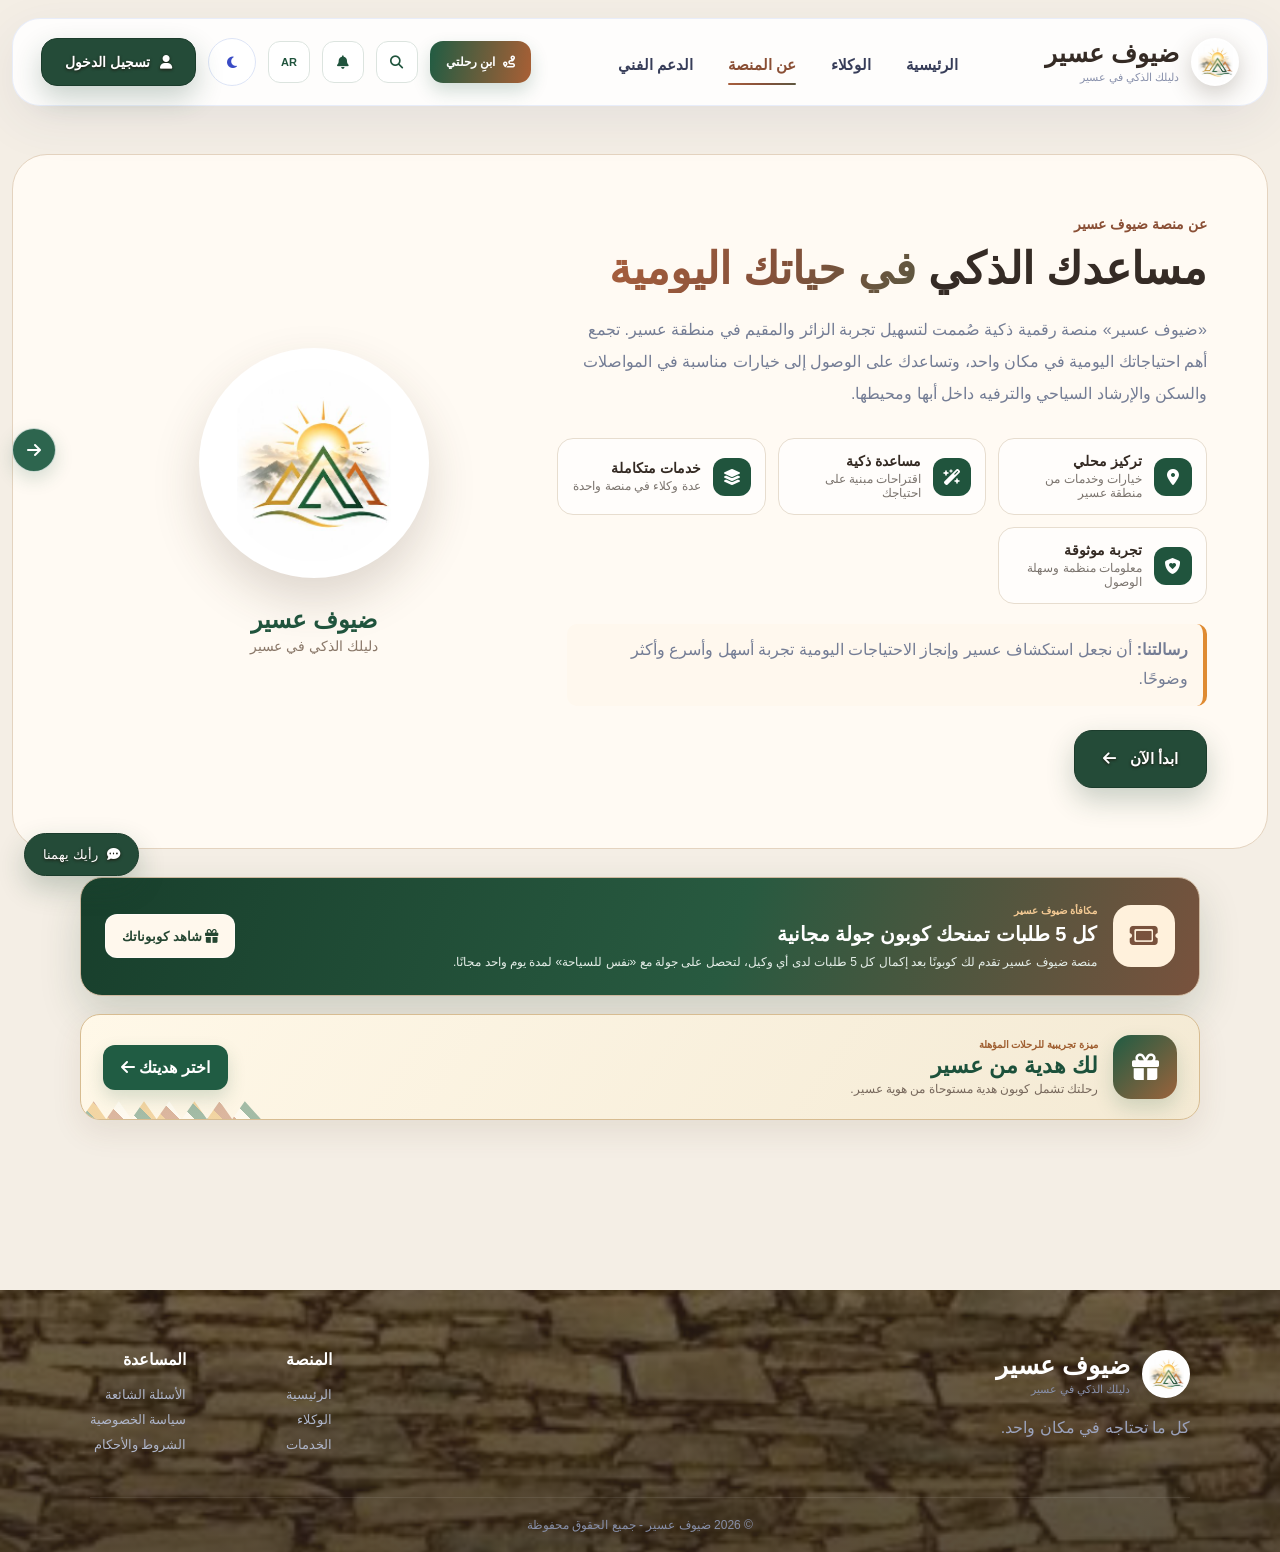
<file: about.html>
<!DOCTYPE html>
<html lang="ar" dir="rtl">
<head>
    <meta charset="UTF-8"><meta name="viewport" content="width=device-width, initial-scale=1.0">
    <title>عن المنصة | ضيوف عسير</title>
    <link rel="stylesheet" href="style.css?v=286">
    <link rel="icon" type="image/png" href="assets/brand/duof-asir-sun-logo.png">
    <link rel="stylesheet" href="https://cdnjs.cloudflare.com/ajax/libs/font-awesome/6.5.2/css/all.min.css">
</head>
<body class="section-page about-only-page" data-page="about">
    <div class="page-loading"><i class="fa-solid fa-spinner fa-spin"></i><span>جاري فتح معلومات المنصة...</span></div>
    <script src="section-page.js?v=286"></script>
</body>
</html>
</file>
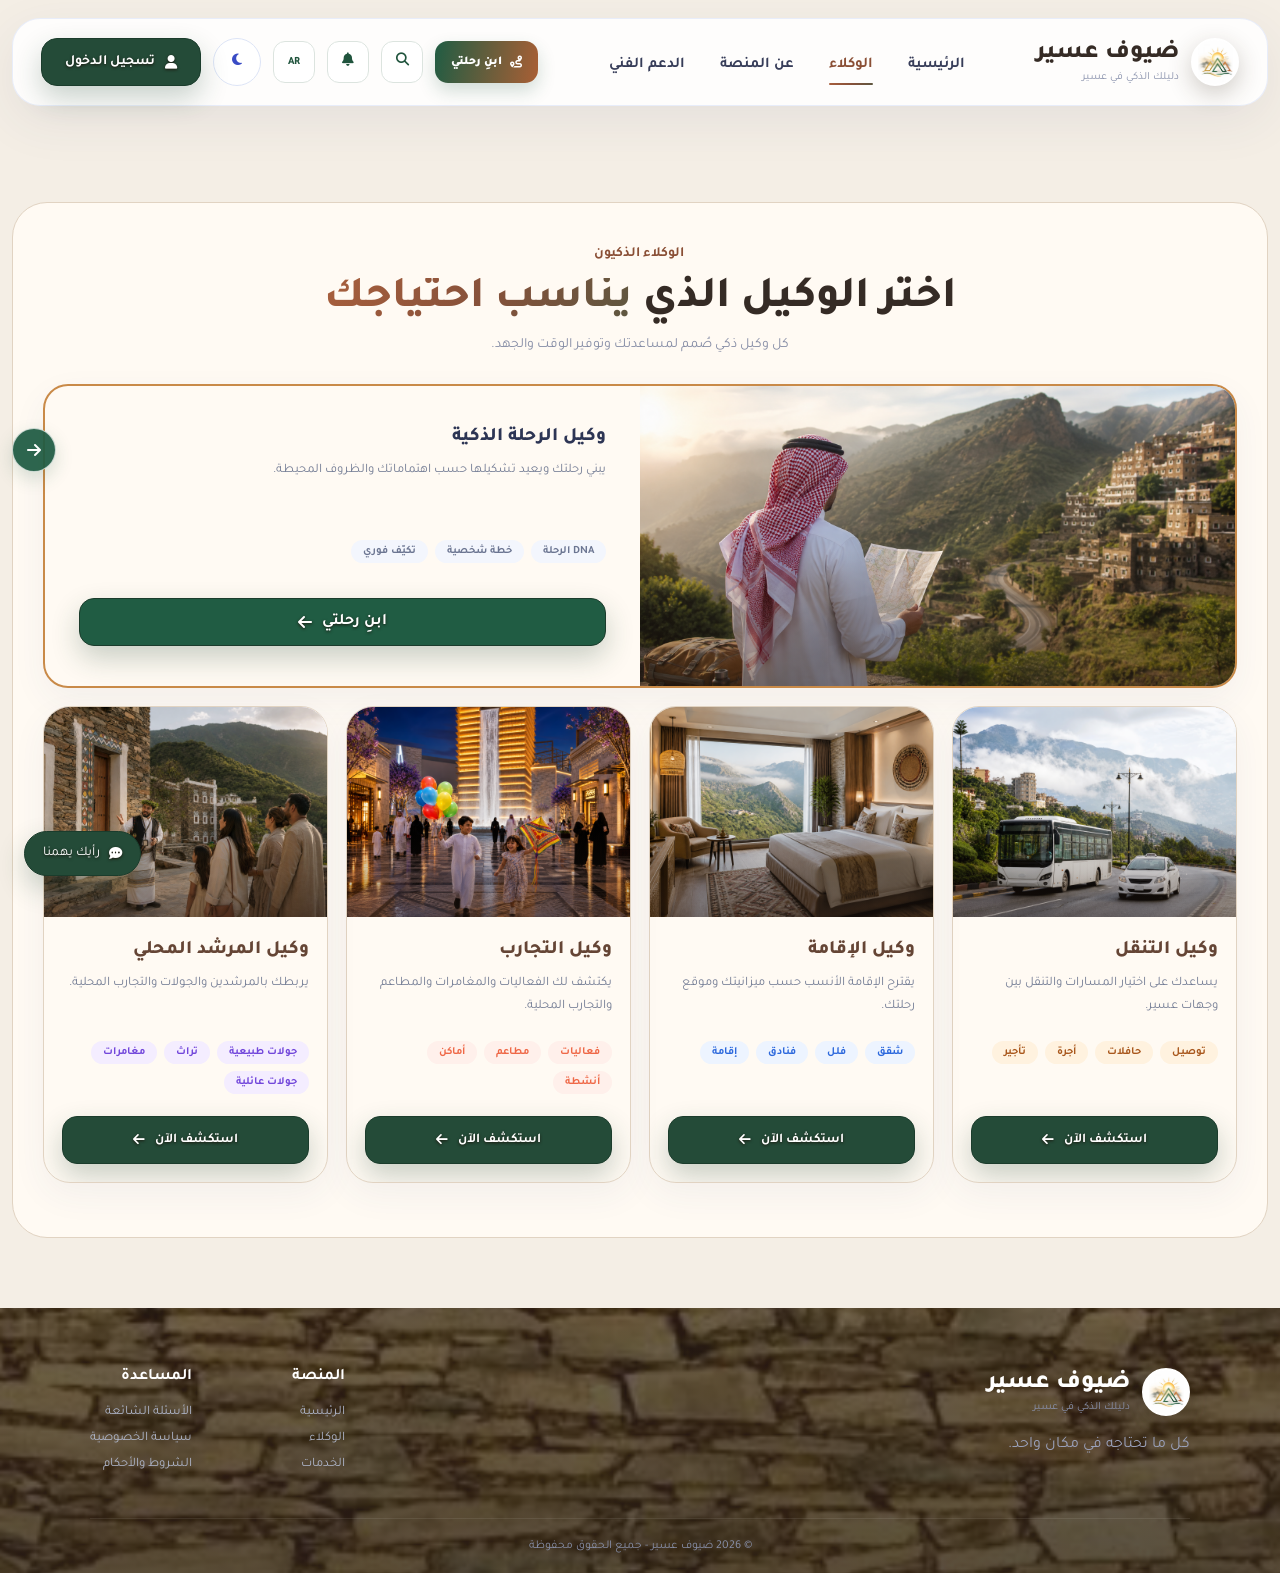
<file: agents.html>
<!DOCTYPE html>
<html lang="ar" dir="rtl">
<head>
    <meta charset="UTF-8">

    <meta
        name="viewport"
        content="width=device-width, initial-scale=1.0"
    >

    <title>الوكلاء | ضيوف عسير</title>

    <link
        rel="stylesheet"
        href="/style.css?v=286"
    >

    <link
        rel="icon"
        type="image/png"
        href="/assets/brand/duof-asir-sun-logo.png"
    >

    <link
        rel="preconnect"
        href="https://fonts.googleapis.com"
    >

    <link
        rel="preconnect"
        href="https://fonts.gstatic.com"
        crossorigin
    >

    <link
        href="https://fonts.googleapis.com/css2?family=Tajawal:wght@400;500;600;700;800&display=swap"
        rel="stylesheet"
    >

    <link
        rel="stylesheet"
        href="https://cdnjs.cloudflare.com/ajax/libs/font-awesome/6.5.2/css/all.min.css"
    >
</head>

<body
    class="section-page agents-only-page"
    data-page="agents"
>
    <div class="page-loading">
        <i
            class="fa-solid fa-spinner fa-spin"
            aria-hidden="true"
        ></i>

        <span>جاري فتح الوكلاء...</span>
    </div>

    <noscript>
        يجب تفعيل JavaScript لعرض صفحة الوكلاء.
    </noscript>

    <script
        src="/section-page.js?v=286"
        defer
    ></script>
</body>
</html>
</file>
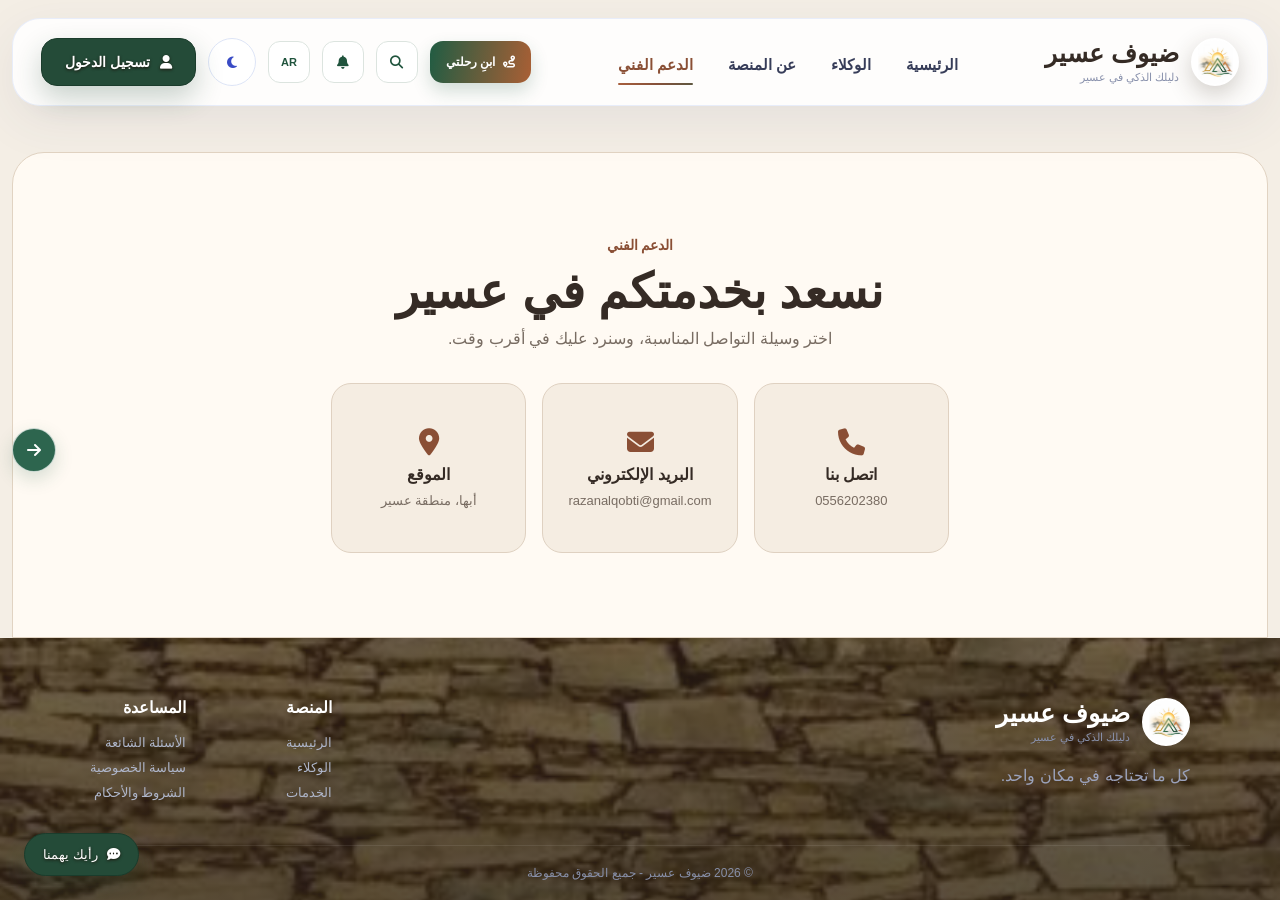
<file: contact.html>
<!DOCTYPE html>
<html lang="ar" dir="rtl">
<head>
    <meta charset="UTF-8"><meta name="viewport" content="width=device-width, initial-scale=1.0">
    <title>الدعم الفني | ضيوف عسير</title>
    <link rel="stylesheet" href="style.css?v=286">
    <link rel="icon" type="image/png" href="assets/brand/duof-asir-sun-logo.png">
    <link rel="stylesheet" href="https://cdnjs.cloudflare.com/ajax/libs/font-awesome/6.5.2/css/all.min.css">
</head>
<body class="section-page contact-only-page" data-page="contact">
    <div class="page-loading"><i class="fa-solid fa-spinner fa-spin"></i><span>جاري فتح صفحة التواصل...</span></div>
    <script src="section-page.js?v=286"></script>
</body>
</html>
</file>
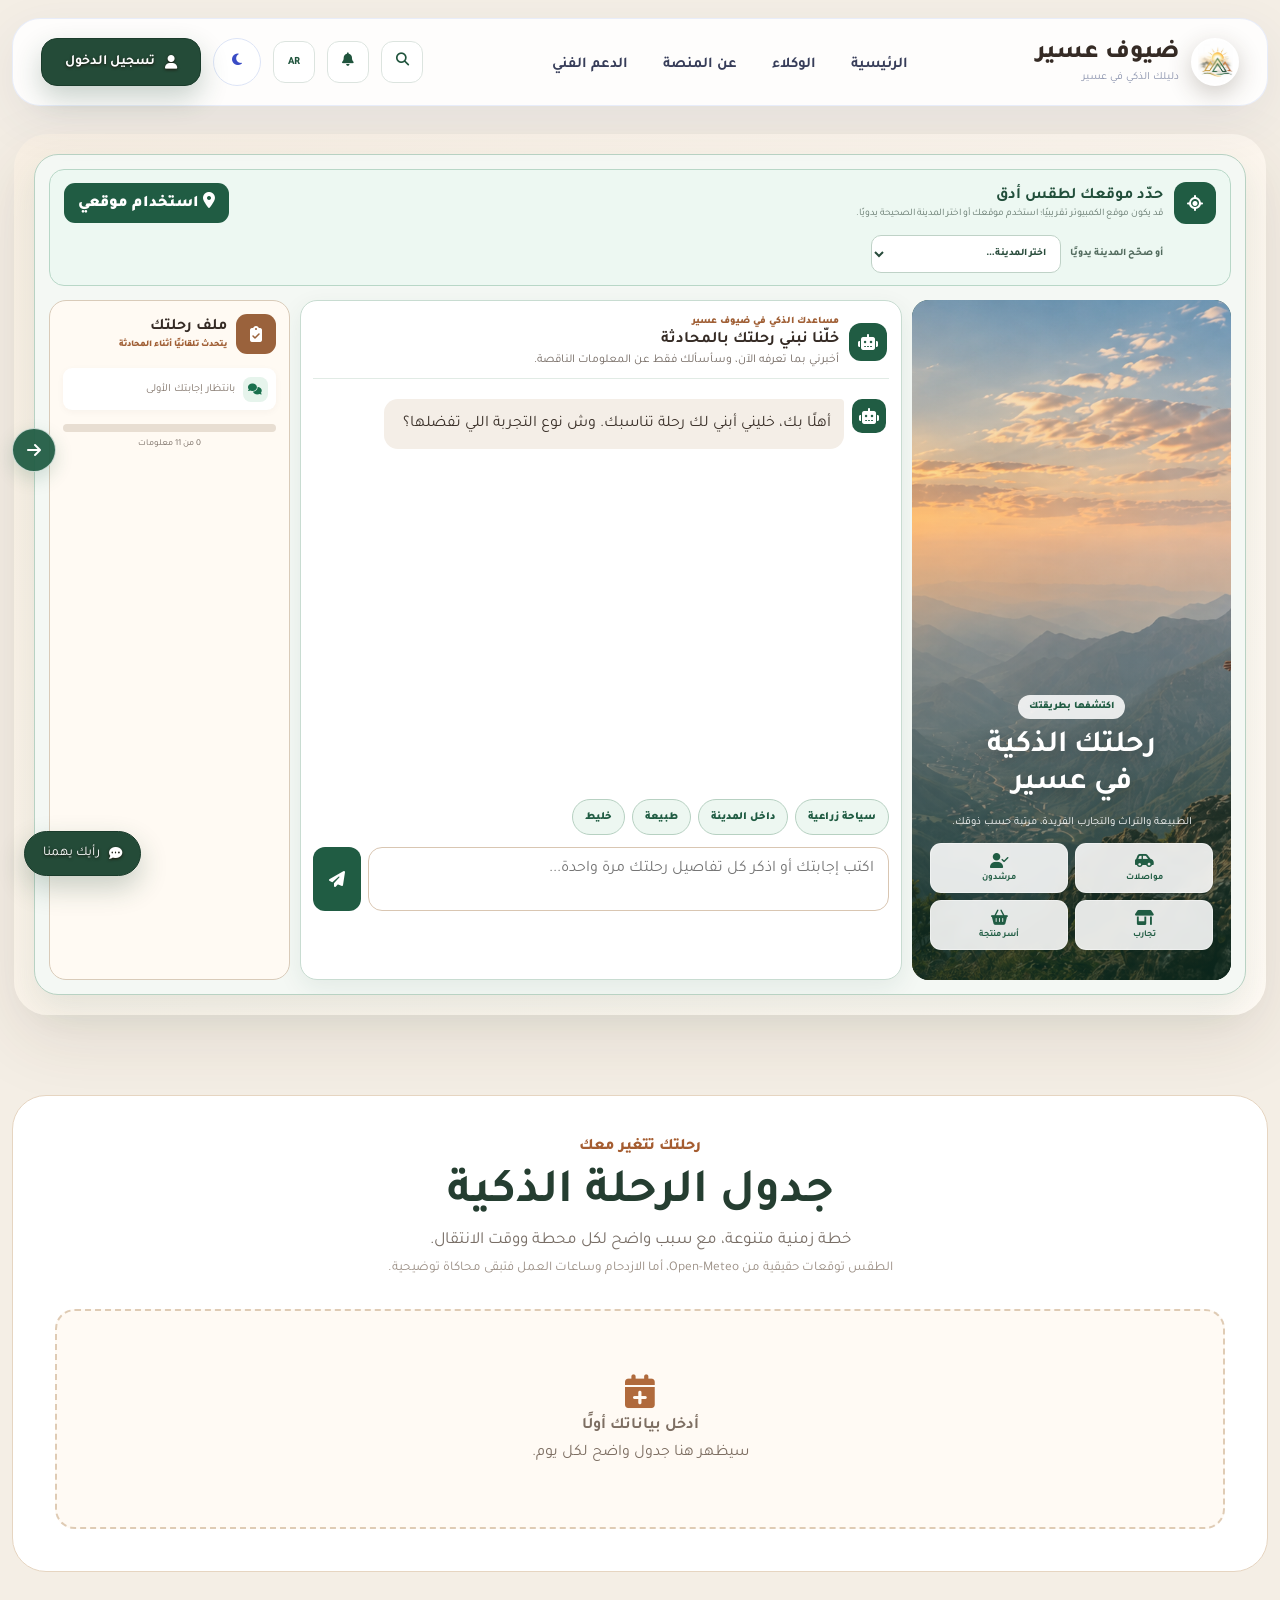
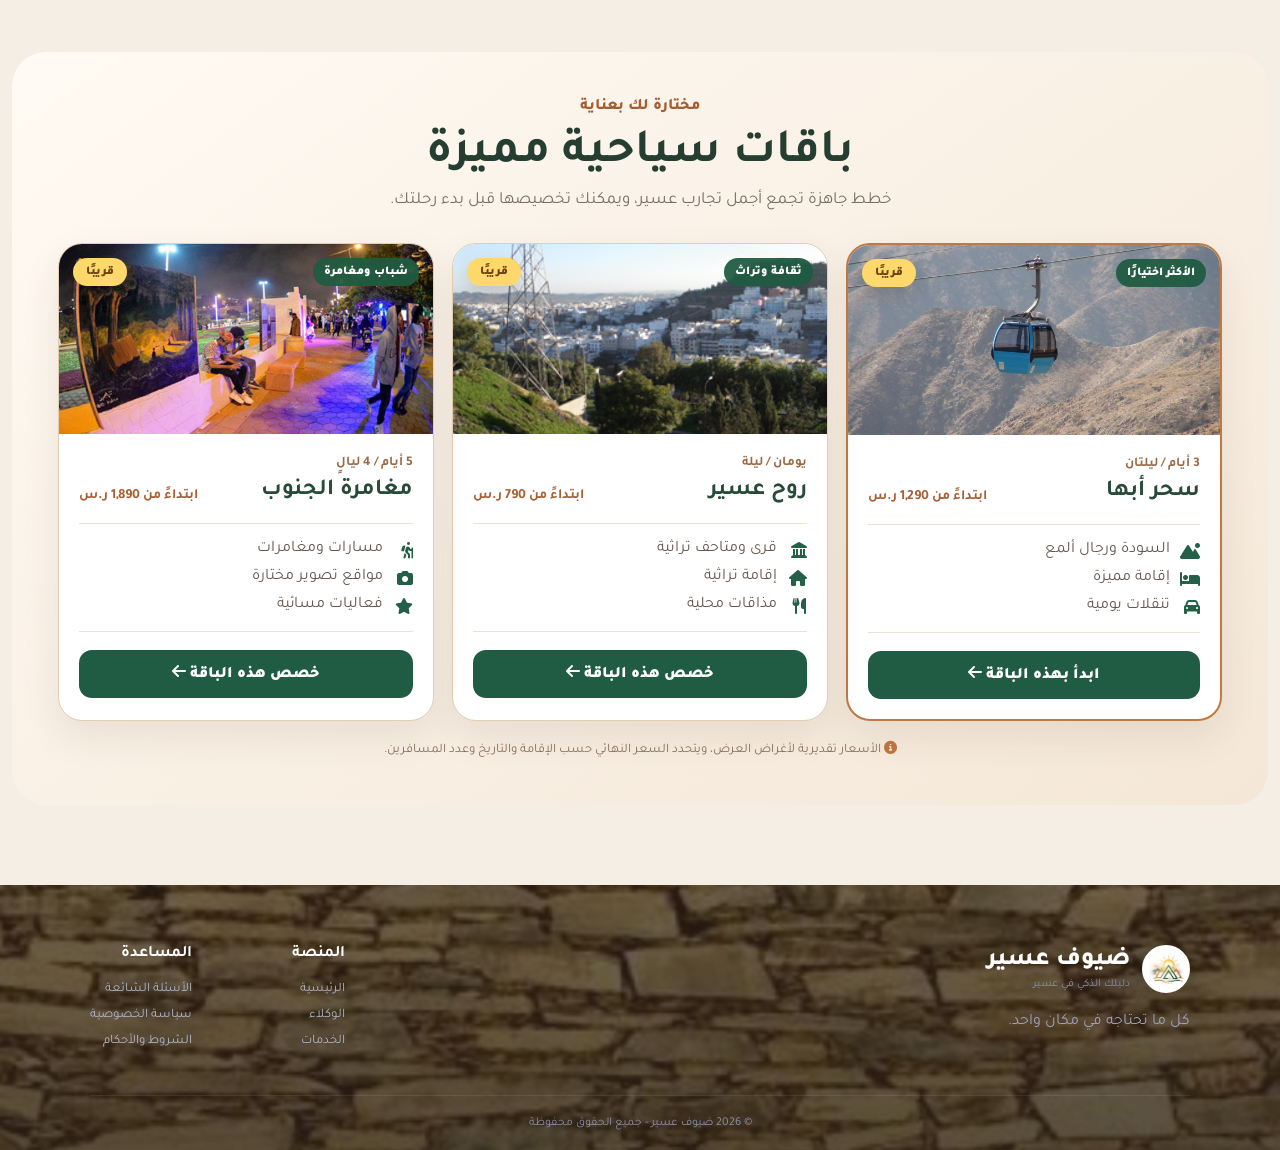
<file: journey.html>
<!DOCTYPE html>
<html lang="ar" dir="rtl">
<head>
    <meta charset="UTF-8">
    <meta name="viewport" content="width=device-width, initial-scale=1.0">
    <title>رحلتي والباقات | ضيوف عسير</title>
    <link rel="stylesheet" href="/style.css?v=287">
    <link rel="icon" type="image/png" href="/assets/brand/duof-asir-sun-logo.png">
    <link rel="preconnect" href="https://fonts.googleapis.com">
    <link rel="preconnect" href="https://fonts.gstatic.com" crossorigin>
    <link href="https://fonts.googleapis.com/css2?family=Tajawal:wght@400;500;600;700;800&display=swap" rel="stylesheet">
    <link rel="stylesheet" href="https://cdnjs.cloudflare.com/ajax/libs/font-awesome/6.5.2/css/all.min.css">
</head>
<body class="section-page journey-only-page" data-page="journey">
    <div class="page-loading"><i class="fa-solid fa-spinner fa-spin" aria-hidden="true"></i><span>جاري فتح رحلتك...</span></div>
    <noscript>يجب تفعيل JavaScript لعرض الصفحة.</noscript>
    <script src="/section-page.js?v=287" defer></script>
</body>
</html>
</file>
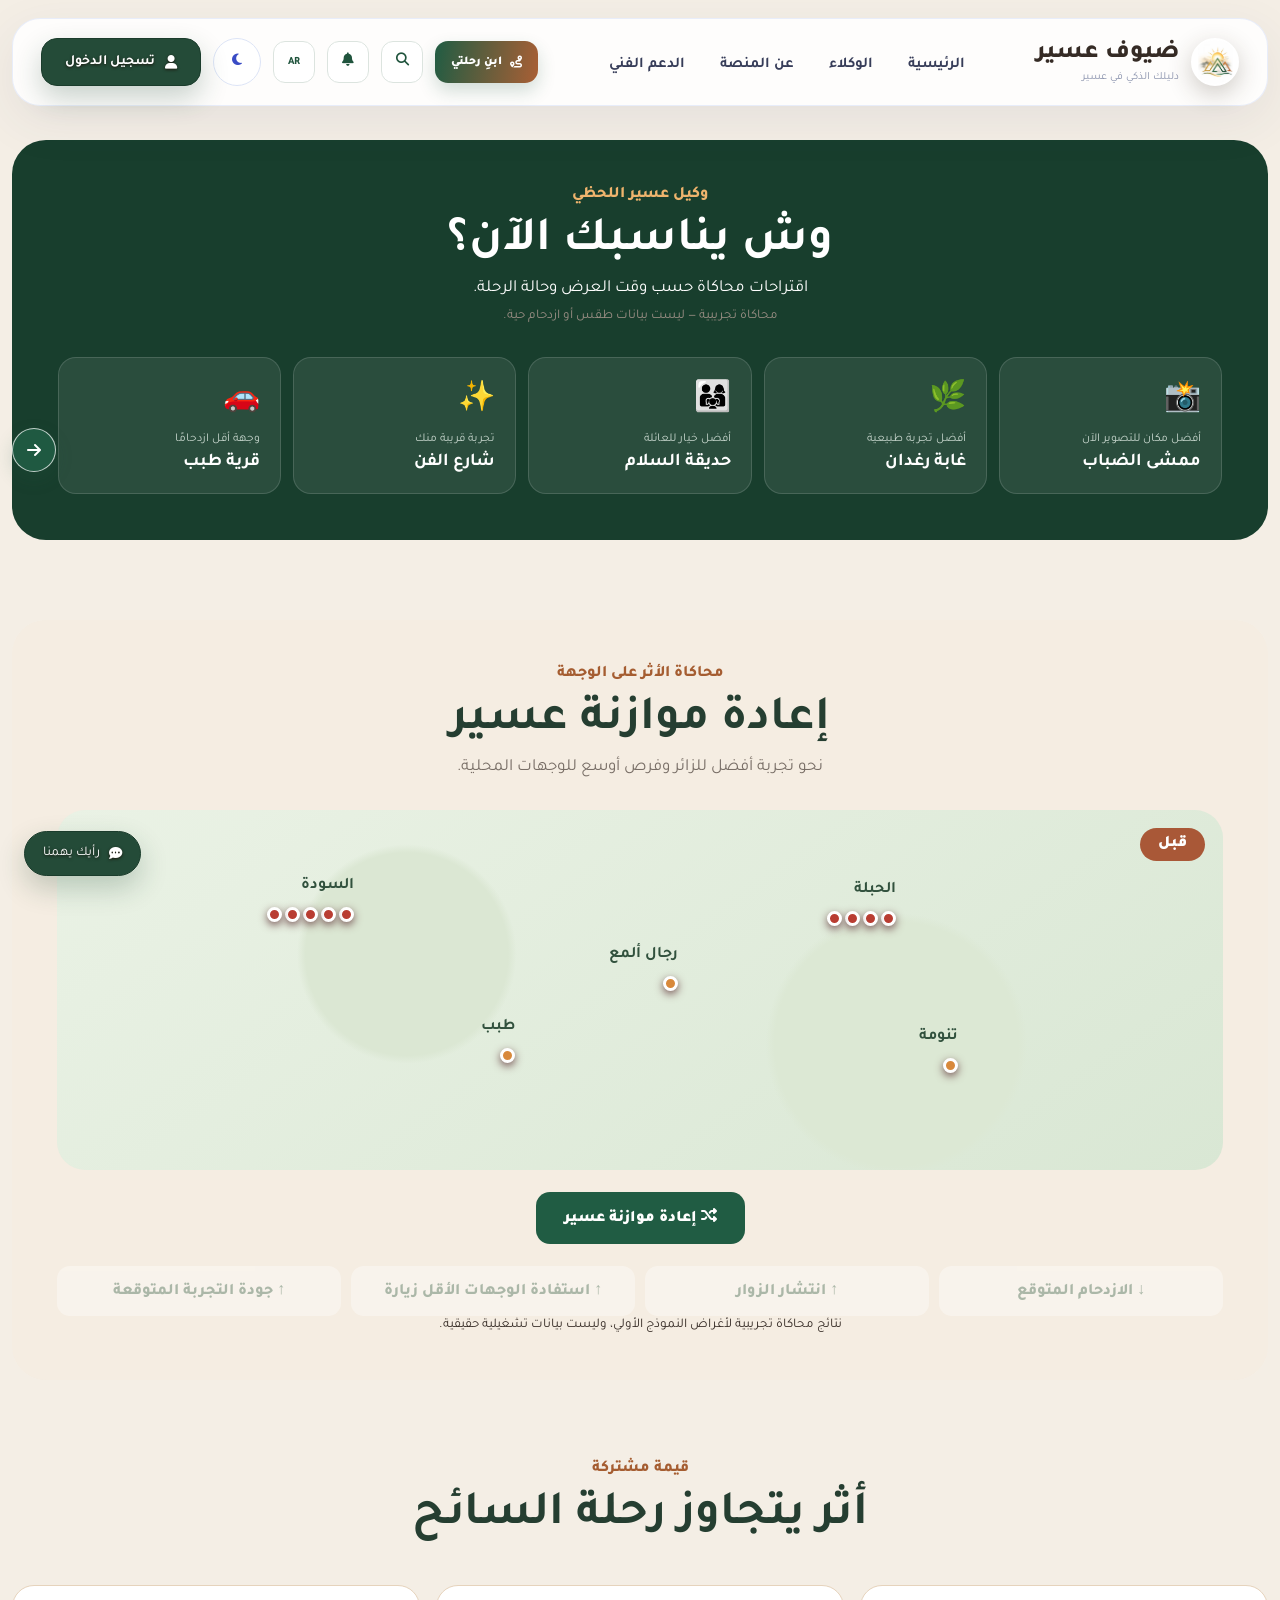
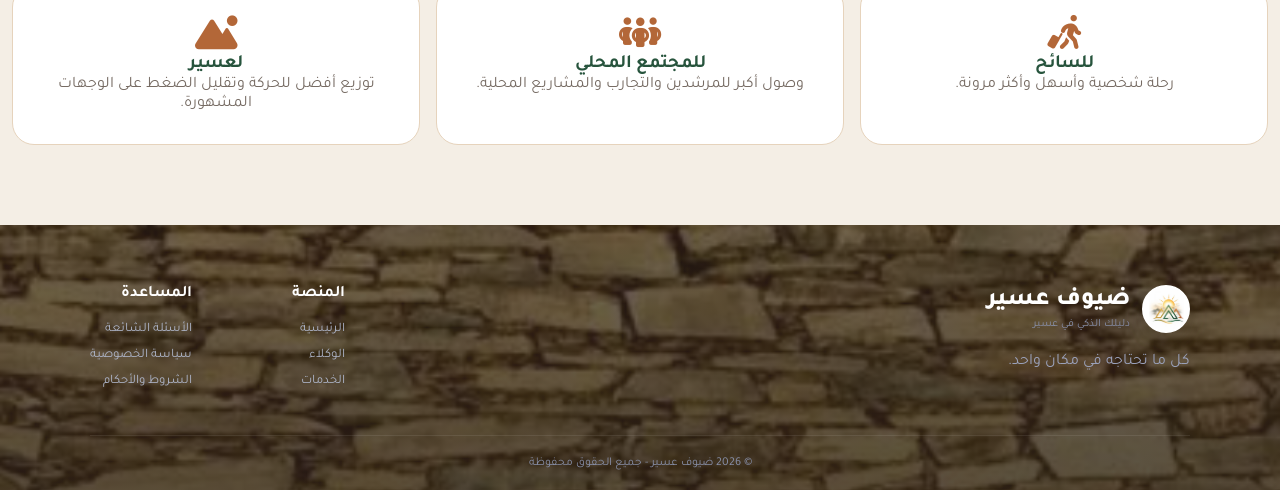
<file: now.html>
<!DOCTYPE html>
<html lang="ar" dir="rtl">
<head>
    <meta charset="UTF-8">
    <meta name="viewport" content="width=device-width, initial-scale=1.0">
    <title>عسير الآن | ضيوف عسير</title>
    <link rel="stylesheet" href="/style.css?v=286">
    <link rel="icon" type="image/png" href="/assets/brand/duof-asir-sun-logo.png">
    <link rel="preconnect" href="https://fonts.googleapis.com">
    <link rel="preconnect" href="https://fonts.gstatic.com" crossorigin>
    <link href="https://fonts.googleapis.com/css2?family=Tajawal:wght@400;500;600;700;800&display=swap" rel="stylesheet">
    <link rel="stylesheet" href="https://cdnjs.cloudflare.com/ajax/libs/font-awesome/6.5.2/css/all.min.css">
</head>
<body class="section-page now-only-page" data-page="now">
    <div class="page-loading"><i class="fa-solid fa-spinner fa-spin" aria-hidden="true"></i><span>جاري فتح عسير الآن...</span></div>
    <noscript>يجب تفعيل JavaScript لعرض الصفحة.</noscript>
    <script src="/section-page.js?v=286" defer></script>
</body>
</html>
</file>
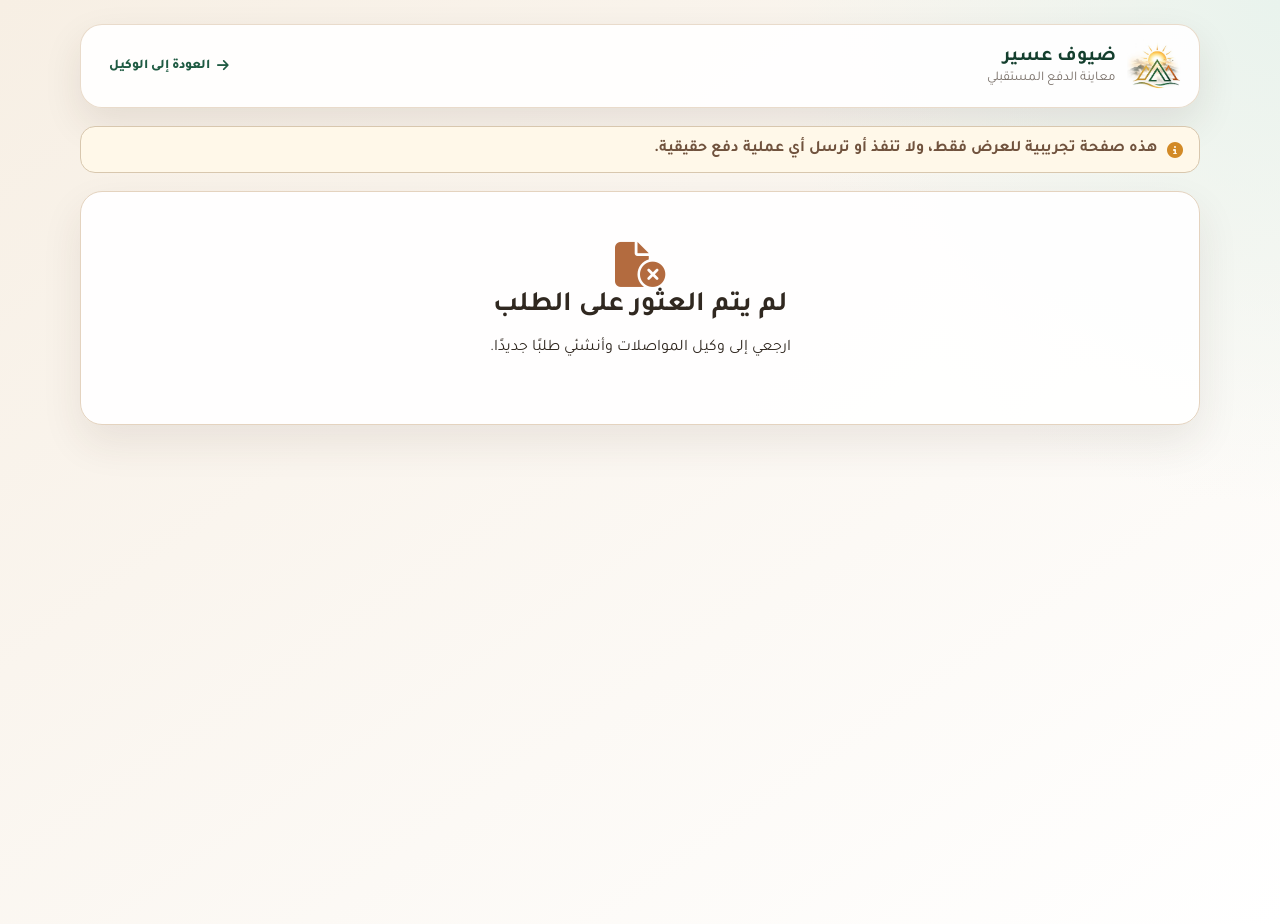
<file: payment-preview.html>
<!doctype html>
<html lang="ar" dir="rtl">
<head>
    <meta charset="utf-8">
    <meta name="viewport" content="width=device-width, initial-scale=1">
    <title>معاينة الدفع | ضيوف عسير</title>
    <link rel="preconnect" href="https://fonts.googleapis.com">
    <link rel="preconnect" href="https://fonts.gstatic.com" crossorigin>
    <link href="https://fonts.googleapis.com/css2?family=Tajawal:wght@400;500;700;800;900&display=swap" rel="stylesheet">
    <link rel="stylesheet" href="https://cdnjs.cloudflare.com/ajax/libs/font-awesome/6.5.2/css/all.min.css">
    <style>
        :root { --green:#1f5b43; --green-dark:#143f2e; --cream:#fbf7f0; --line:#e4d3bf; --brown:#8a5735; --muted:#786f68; }
        * { box-sizing:border-box; }
        body { margin:0; min-height:100vh; font-family:"Tajawal",sans-serif; color:#302820; background:radial-gradient(circle at top right,#e9f3ed,transparent 32%),linear-gradient(145deg,#f7efe4,#fff); }
        button,a { font-family:inherit; }
        .page { width:min(1120px,calc(100% - 28px)); margin:24px auto; }
        .topbar { display:flex; align-items:center; justify-content:space-between; gap:16px; padding:14px 18px; border:1px solid rgba(228,211,191,.8); border-radius:22px; background:rgba(255,255,255,.9); box-shadow:0 16px 38px rgba(55,42,31,.1); }
        .brand { display:flex; align-items:center; gap:11px; }
        .brand img { width:54px; height:54px; object-fit:cover; border-radius:16px; }
        .brand span { display:grid; gap:1px; }
        .brand strong { color:var(--green-dark); font-size:20px; }
        .brand small { color:var(--muted); }
        .back { display:inline-flex; align-items:center; gap:7px; padding:8px 10px; border:0; color:var(--green); background:transparent; font-weight:800; cursor:pointer; }
        .notice { display:flex; gap:10px; align-items:center; margin:18px 0; padding:13px 16px; border:1px solid #d8c7ae; border-radius:15px; color:#70523d; background:#fff8e9; }
        .notice i { color:#d28a27; }
        .layout { display:grid; grid-template-columns:minmax(0,1.25fr) minmax(300px,.75fr); gap:18px; }
        .card { padding:22px; border:1px solid var(--line); border-radius:22px; background:rgba(255,255,255,.94); box-shadow:0 18px 42px rgba(61,44,31,.09); }
        h1 { margin:0 0 5px; font-size:28px; }
        .subtitle { margin:0 0 20px; color:var(--muted); }
        .order-number { display:flex; justify-content:space-between; align-items:center; gap:12px; padding:14px; border:1px dashed #bd8f65; border-radius:14px; background:#fff8ef; }
        .order-number span { color:var(--muted); }
        .order-number strong { color:var(--green); font-size:19px; letter-spacing:.04em; }
        .summary { display:grid; grid-template-columns:repeat(2,minmax(0,1fr)); gap:10px; margin:16px 0 0; }
        .summary div { padding:12px; border-radius:13px; background:var(--cream); }
        .summary dt { color:#81756b; font-size:12px; }
        .summary dd { margin:4px 0 0; font-weight:900; }
        .amount { display:grid; gap:5px; margin-top:13px; padding:16px; border-radius:15px; color:#fff; background:linear-gradient(135deg,var(--green),var(--green-dark)); }
        .amount small { color:#dbece3; }
        .amount strong { font-size:28px; }
        .methods-title { display:flex; align-items:center; justify-content:space-between; margin:0 0 13px; }
        .methods-title h2 { margin:0; font-size:19px; }
        .methods-title span { padding:4px 9px; border-radius:999px; color:#9a6239; background:#fff1dc; font-size:11px; font-weight:900; }
        .methods { display:grid; grid-template-columns:repeat(2,minmax(0,1fr)); gap:9px; }
        .method { min-height:76px; padding:10px; border:1px solid var(--line); border-radius:14px; color:#322a24; background:#fff; font-weight:900; cursor:pointer; transition:.2s ease; }
        .method:hover,.method.selected { border-color:var(--green); background:#eef7f1; transform:translateY(-2px); box-shadow:0 9px 18px rgba(31,91,67,.11); }
        .method i { display:block; margin-bottom:5px; color:var(--green); font-size:22px; }
        .method .wordmark { display:block; font-size:17px; direction:ltr; }
        .method small { display:block; margin-top:3px; color:#8a8179; font-size:10px; font-weight:500; }
        .future-message { display:none; margin-top:12px; padding:12px; border-radius:12px; color:#674e3e; background:#fff5df; line-height:1.7; font-size:12px; }
        .future-message.show { display:block; }
        .pay { width:100%; min-height:52px; margin-top:14px; border:0; border-radius:13px; color:#fff; background:var(--green); font-size:15px; font-weight:900; cursor:pointer; box-shadow:0 10px 22px rgba(31,91,67,.2); }
        .pay:hover { background:var(--green-dark); }
        .security { display:flex; align-items:flex-start; gap:8px; margin:12px 0 0; color:#7c746d; font-size:11px; line-height:1.7; }
        .security i { color:var(--green); margin-top:3px; }
        .missing { grid-column:1/-1; padding:50px 20px; text-align:center; }
        .missing i { color:#b36b3f; font-size:45px; }
        @media(max-width:800px){ .layout{grid-template-columns:1fr}.summary{grid-template-columns:1fr}.page{margin:12px auto}.topbar{border-radius:17px}.card{padding:17px}.methods{grid-template-columns:1fr 1fr} }
    </style>
</head>
<body>
    <main class="page">
        <header class="topbar">
            <div class="brand"><img src="assets/brand/duof-asir-sun-logo.png" alt="شعار ضيوف عسير"><span><strong>ضيوف عسير</strong><small>معاينة الدفع المستقبلي</small></span></div>
            <button class="back" id="backToAgent" type="button"><i class="fa-solid fa-arrow-right"></i> العودة إلى الوكيل</button>
        </header>
        <div class="notice"><i class="fa-solid fa-circle-info"></i><strong>هذه صفحة تجريبية للعرض فقط، ولا تنفذ أو ترسل أي عملية دفع حقيقية.</strong></div>
        <section id="paymentContent" class="layout" aria-live="polite"></section>
    </main>
    <script>
        const params = new URLSearchParams(window.location.search);
        const orderId = params.get("order");
        const bookings = JSON.parse(localStorage.getItem("transportBookings") || "[]");
        const futureOrders = JSON.parse(localStorage.getItem("futurePaymentOrders") || "[]");
        const order = futureOrders.find((item) => item.id === orderId) || bookings.find((item) => item.id === orderId);
        const paymentContent = document.querySelector("#paymentContent");
        const safe = (value) => String(value ?? "—").replace(/[&<>'"]/g, (character) => ({"&":"&amp;","<":"&lt;",">":"&gt;","'":"&#39;",'"':"&quot;"}[character]));
        document.querySelector("#backToAgent").addEventListener("click", () => {
            if (window.history.length > 1) window.history.back();
            else window.location.href = `agents.html${order?.returnAgent ? `?agent=${encodeURIComponent(order.returnAgent)}` : ""}`;
        });
        if (!order) {
            paymentContent.innerHTML = '<div class="card missing"><i class="fa-solid fa-file-circle-xmark"></i><h1>لم يتم العثور على الطلب</h1><p>ارجعي إلى وكيل المواصلات وأنشئي طلبًا جديدًا.</p></div>';
        } else {
            const numericAmount = Number(order.total || 0);
            const amount = numericAmount > 0 ? `${numericAmount.toLocaleString("ar-SA")} ر.س` : "يُحدد عند إكمال الطلب";
            const isHotel = order.category === "hotel" || String(order.service || "").includes("فندق");
            const pageTitle = isHotel ? "ملخص حجز الفندق" : "ملخص طلب التأجير";
            const pageSubtitle = isHotel ? "راجعي بيانات الإقامة والضيوف قبل تجربة وسيلة الدفع المستقبلية." : "راجعي بيانات الطلب قبل تجربة وسيلة الدفع المستقبلية.";
            const summaryRows = isHotel
                ? `<div><dt>الفندق</dt><dd>${safe(order.company)}</dd></div><div><dt>الخدمة</dt><dd>${safe(order.service)}</dd></div><div><dt>نوع الغرفة</dt><dd>${safe(order.roomType)}</dd></div><div><dt>عدد الغرف</dt><dd>${safe(order.rooms)}</dd></div><div><dt>تاريخ الدخول</dt><dd dir="ltr">${safe(order.checkIn)}</dd></div><div><dt>تاريخ الخروج</dt><dd dir="ltr">${safe(order.checkOut)}</dd></div><div><dt>مدة الإقامة</dt><dd>${safe(order.nights)} ليلة</dd></div><div><dt>الضيوف</dt><dd>${safe(order.adults)} بالغ · ${safe(order.children)} طفل</dd></div>`
                : `<div><dt>الشركة أو مقدم الخدمة</dt><dd>${safe(order.company)}</dd></div><div><dt>الخدمة</dt><dd>${safe(order.service || "تأجير سيارة")}</dd></div><div><dt>المدينة</dt><dd>${safe(order.city)}</dd></div><div><dt>ملخص الطلب</dt><dd>${safe(order.summary || order.carType || order.car)}</dd></div><div><dt>تاريخ الاستلام</dt><dd dir="ltr">${safe(order.pickupDate)}</dd></div><div><dt>تاريخ التسليم</dt><dd dir="ltr">${safe(order.returnDate)}</dd></div>`;
            paymentContent.innerHTML = `
                <article class="card">
                    <h1>${pageTitle}</h1><p class="subtitle">${pageSubtitle}</p>
                    <div class="order-number"><span>رقم الطلب الداخلي</span><strong dir="ltr">${safe(order.id)}</strong></div>
                    <dl class="summary">${summaryRows}</dl>
                    <div class="amount"><small>المبلغ المتوقع — للعرض فقط</small><strong>${amount}</strong><small>قد يختلف السعر النهائي في الموقع الرسمي لمقدم الخدمة.</small></div>
                </article>
                <aside class="card">
                    <div class="methods-title"><h2>وسائل الدفع المستقبلية</h2><span>قريبًا</span></div>
                    <div class="methods">
                        <button class="method" type="button"><i class="fa-brands fa-apple"></i><span class="wordmark">Apple Pay</span><small>دفع سريع وآمن</small></button>
                        <button class="method" type="button"><i class="fa-solid fa-credit-card"></i><span class="wordmark">mada</span><small>بطاقة مدى</small></button>
                        <button class="method" type="button"><i class="fa-solid fa-mobile-screen"></i><span class="wordmark">STC Pay</span><small>المحفظة الرقمية</small></button>
                        <button class="method" type="button"><img src="assets/payment/tabby-logo.svg" alt="Tabby" style="width:76px;height:28px;object-fit:contain;border-radius:6px"><small>قسّم مشترياتك</small></button>
                        <button class="method" type="button"><img src="assets/payment/tamara-logo.svg" alt="Tamara" style="width:76px;height:28px;object-fit:contain;border-radius:6px"><small>ادفع لاحقًا</small></button>
                        <button class="method" type="button"><i class="fa-brands fa-cc-visa"></i><span class="wordmark">Visa</span><small>بطاقة ائتمانية</small></button>
                        <button class="method" type="button"><i class="fa-brands fa-cc-mastercard"></i><span class="wordmark">Mastercard</span><small>بطاقة ائتمانية</small></button>
                    </div>
                    <div id="futureMessage" class="future-message">هذه الميزة مخصصة للإصدار المستقبلي من منصة ضيوف عسير، وسيتم تفعيل الدفع بعد التكامل الرسمي مع الشركات وبوابات الدفع المعتمدة.</div>
                    <button id="completePayment" class="pay" type="button"><i class="fa-solid fa-lock"></i> إتمام الدفع</button>
                    <p class="security"><i class="fa-solid fa-shield-halved"></i><span>لا تطلب هذه الصفحة بيانات بطاقات، ولا تحفظ معلومات مالية، ولا تتصل بأي API للدفع.</span></p>
                </aside>`;
            const message = document.querySelector("#futureMessage");
            document.querySelectorAll(".method").forEach((button) => button.addEventListener("click", () => {
                document.querySelectorAll(".method").forEach((item) => item.classList.remove("selected"));
                button.classList.add("selected");
                message.classList.add("show");
            }));
            document.querySelector("#completePayment").addEventListener("click", () => {
                message.textContent = "تم تصميم هذه الصفحة لتوضيح آلية الدفع المستقبلية. سيتم تفعيل الدفع الفعلي بعد التكامل مع الشركات وبوابات الدفع الرسمية مثل Apple Pay وTabby وTamara وmada وغيرها.";
                message.classList.add("show");
                message.scrollIntoView({ behavior: "smooth", block: "center" });
            });
        }
    </script>
</body>
</html>
</file>
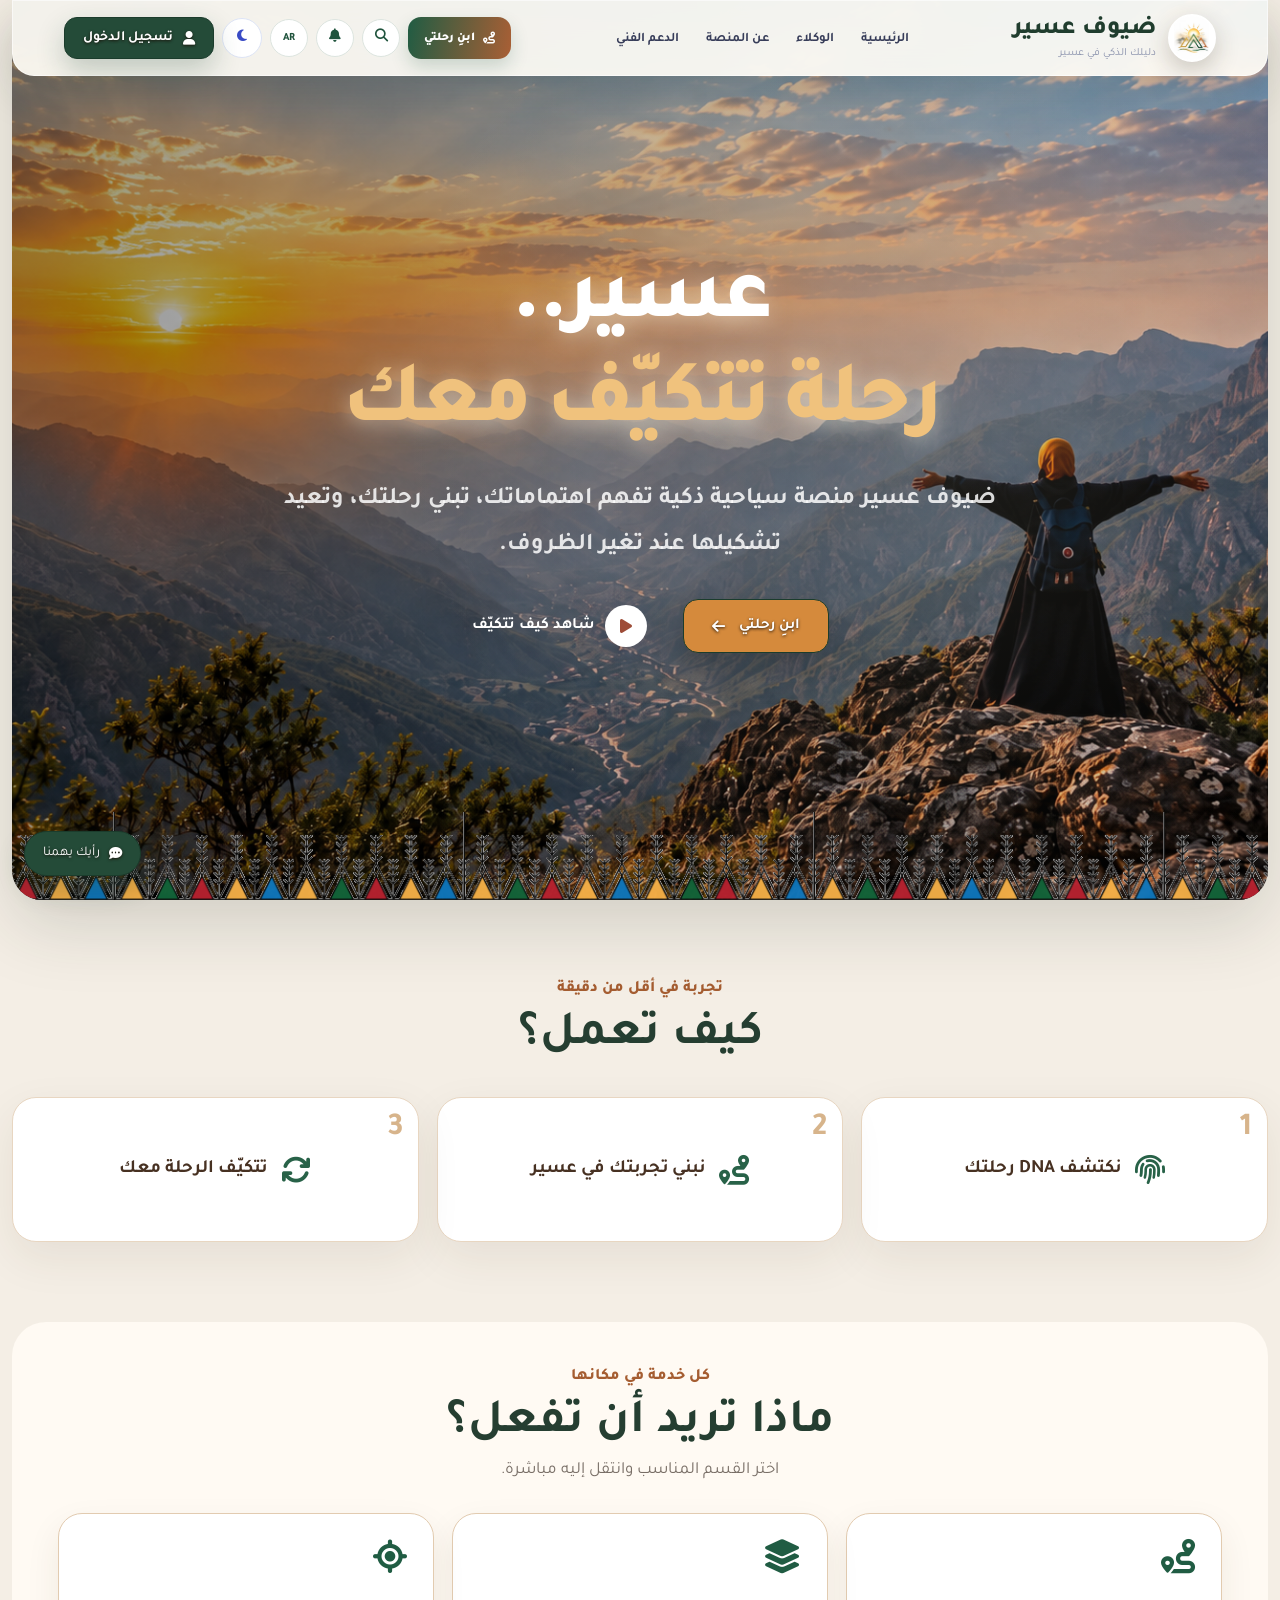
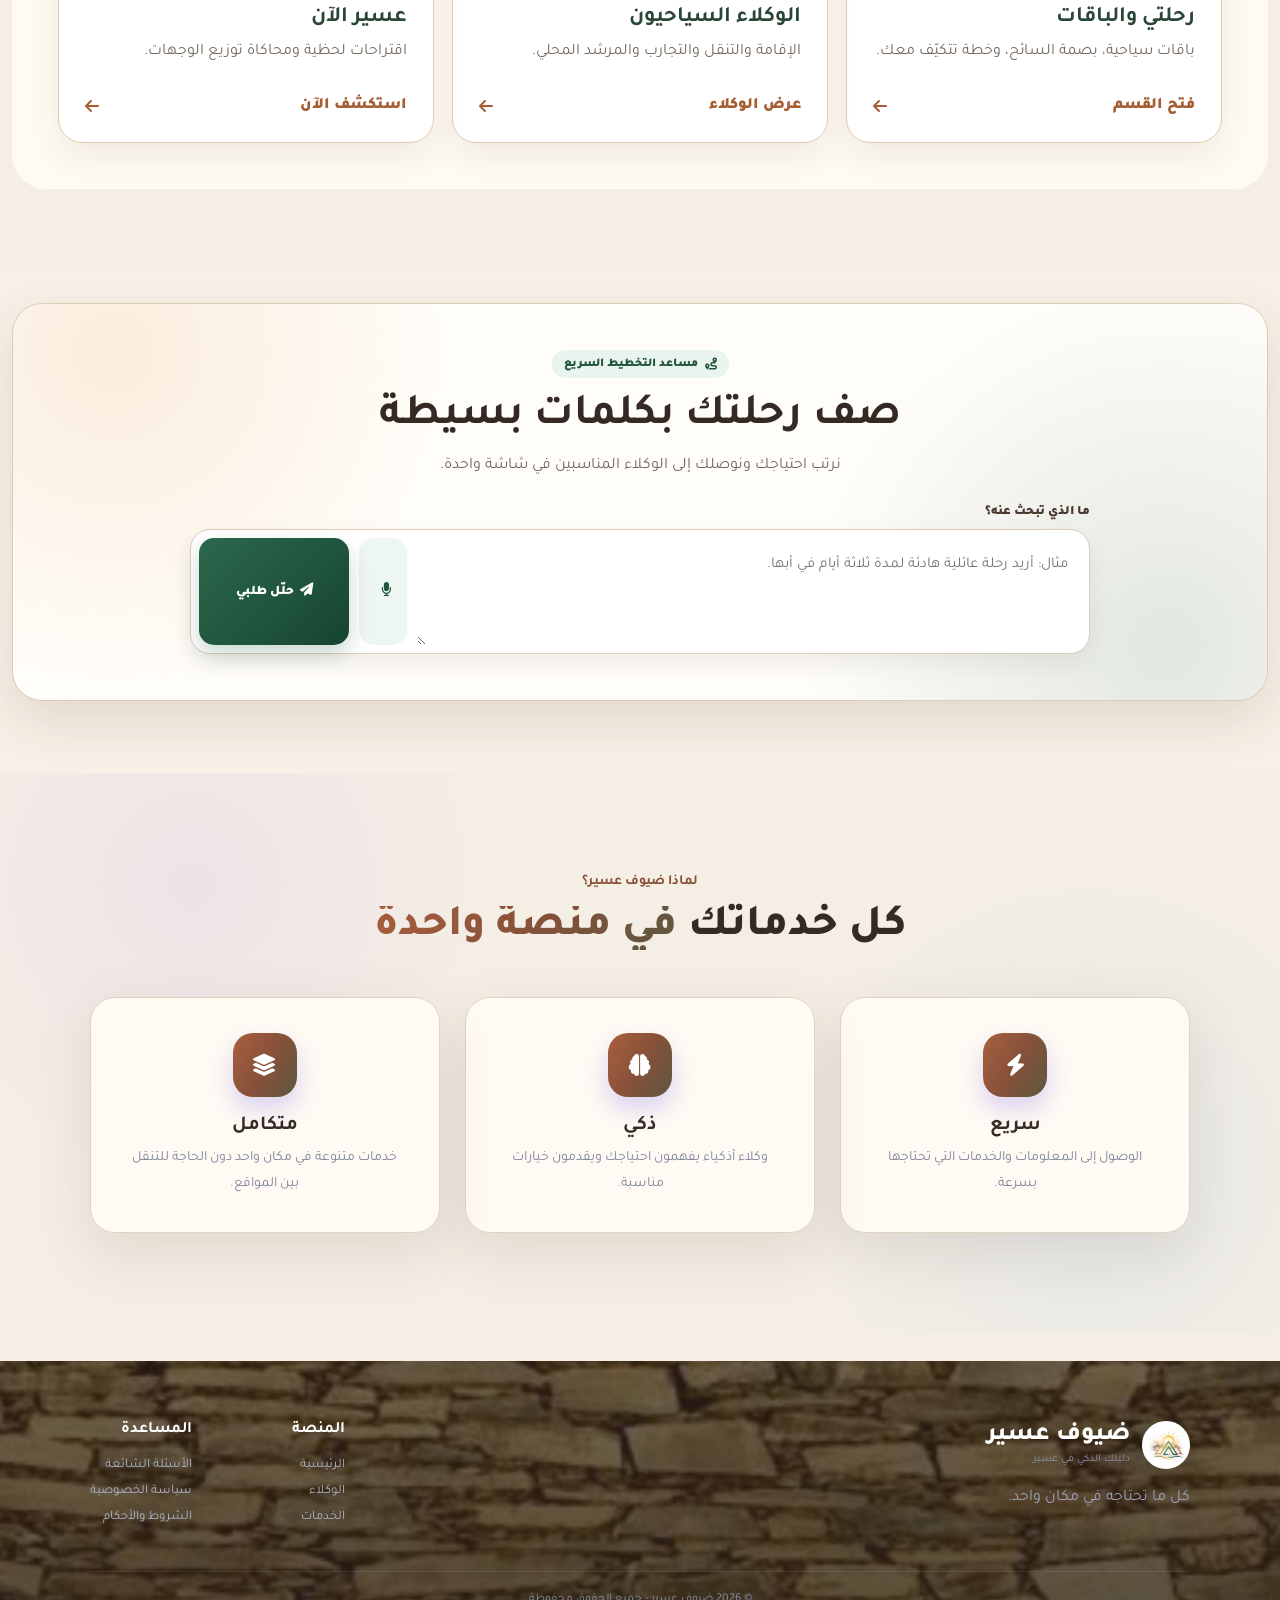
<file: services.html>
<!DOCTYPE html>
<html lang="ar" dir="rtl">
<head>
    <meta charset="UTF-8">
    <meta name="viewport" content="width=device-width, initial-scale=1.0">
    <meta http-equiv="refresh" content="0; url=index.html#services">
    <title>الخدمات | ضيوف عسير</title>
</head>
<body>
    <script>window.location.replace("index.html#services");</script>
    <a href="index.html#services">الانتقال إلى الخدمات</a>
</body>
</html>
</file>
<file: style.css>
:root {
    --primary: #8a4f35;
    --primary-dark: #663927;
    --purple: #76684c;

    --text: #352b25;
    --muted: #786c62;

    --white: #ffffff;
    --light-bg: #f5efe6;
    --border: #e4d7c7;

    --gradient:
        linear-gradient(
            120deg,
            #a85f3d 0%,
            #86513a 52%,
            #5d5740 100%
        );

    --shadow:
        0 20px 60px rgba(86, 61, 44, 0.12);
}


* {
    box-sizing: border-box;
    margin: 0;
    padding: 0;
}


html {
    scroll-behavior: smooth;
}


body {
    font-family: "Tajawal", sans-serif;
    background: #f4eee5;
    color: var(--text);
    overflow-x: hidden;
}


button,
input {
    font-family: inherit;
}


button,
a {
    -webkit-tap-highlight-color: transparent;
}


a {
    text-decoration: none;
    color: inherit;
}


/* ================= NAVBAR ================= */

.navbar {
    width: calc(100% - 80px);
    max-width: 1450px;
    min-height: 88px;

    margin: 18px auto;

    padding: 0 28px;

    display: flex;
    align-items: center;
    justify-content: space-between;

    gap: 25px;

    position: sticky;
    top: 12px;
    z-index: 1000;

    background: rgba(255,255,255,.87);

    backdrop-filter: blur(20px);

    border: 1px solid rgba(230,235,250,.9);

    border-radius: 28px;

    box-shadow:
        0 15px 50px rgba(57, 65, 121, .08);
}


.brand {
    display: flex;
    align-items: center;
    gap: 12px;
}


.brand-icon {
    position: relative;

    width: 48px;
    height: 48px;

    display: flex;
    align-items: center;
    justify-content: center;

    border-radius: 16px;

    color: white;

    background: var(--gradient);

    font-size: 20px;

    box-shadow:
        0 8px 25px rgba(93, 80, 255, .25);
}


.brand-icon::after {
    content: "";

    position: absolute;

    width: 18px;
    height: 18px;

    top: -4px;
    left: -4px;

    border-radius: 6px;

    background: linear-gradient(
        135deg,
        #e4a2ff,
        #7d5cff
    );

    transform: rotate(45deg);

    opacity: .85;
}


.brand h2 {
    font-size: 25px;
    font-weight: 800;
    line-height: 1;
}


.brand span {
    display: block;

    margin-top: 5px;

    font-size: 11px;

    color: #8991ac;
}


.nav-links {
    display: flex;
    align-items: center;
    gap: 35px;
}


.nav-links a {
    position: relative;

    padding: 32px 0 27px;

    font-size: 15px;
    font-weight: 600;

    color: #373d59;

    transition: .25s;
}


.nav-links a:hover,
.nav-links a.active {
    color: #6550f5;
}


.nav-links a.active::after {
    content: "";

    position: absolute;

    bottom: 16px;
    right: 0;

    width: 100%;
    height: 2px;

    border-radius: 10px;

    background: var(--gradient);
}


.nav-actions {
    display: flex;
    align-items: center;
    gap: 12px;
}


.theme-btn {
    width: 48px;
    height: 48px;

    border: 1px solid #dde4f6;

    border-radius: 50%;

    background: white;

    color: #394bc5;

    cursor: pointer;

    transition: .25s;
}


.theme-btn:hover {
    transform: translateY(-2px);
    box-shadow: 0 8px 20px rgba(32, 46, 118, .10);
}


.login-btn {
    min-height: 48px;

    display: flex;
    align-items: center;
    gap: 10px;

    padding: 0 23px;

    border: 0;
    border-radius: 16px;

    color: white;

    font-size: 14px;
    font-weight: 700;

    background: var(--gradient);

    cursor: pointer;

    box-shadow:
        0 10px 25px rgba(90, 58, 244, .24);

    transition: .25s;
}


.login-btn:hover {
    transform: translateY(-3px);
}


.login-btn[hidden] { display: none !important; }


/* ================= HERO ================= */

.hero {
    position: relative;

    width: calc(100% - 80px);
    max-width: 1450px;

    min-height: 690px;

    margin: 0 auto;

    padding: 55px 70px 60px;

    display: grid;
    grid-template-columns: 1fr 1.05fr;
    align-items: center;

    border-radius: 35px;

    overflow: hidden;

    background:

        radial-gradient(
            circle at 14% 25%,
            rgba(140, 59, 255, .10),
            transparent 26%
        ),

        radial-gradient(
            circle at 75% 50%,
            rgba(0, 151, 255, .10),
            transparent 32%
        ),

        linear-gradient(
            135deg,
            #ffffff,
            #fbfcff
        );

    border: 1px solid #edf1fb;
}


.hero::before {
    content: "";

    position: absolute;

    width: 800px;
    height: 800px;

    left: -400px;
    top: -300px;

    border-radius: 50%;

    background:
        radial-gradient(
            circle,
            rgba(137, 88, 255, .11),
            transparent 65%
        );
}


.hero-text {
    position: relative;
    z-index: 5;
}


.hero-badge {
    width: fit-content;

    display: flex;
    align-items: center;
    gap: 8px;

    margin-bottom: 20px;

    padding: 8px 15px;

    border: 1px solid #b9d2c2;

    border-radius: 50px;

    color: #244b38;

    background: #edf5ef;

    font-size: 13px;
    font-weight: 700;
}


.hero h1 {
    font-size: clamp(50px, 6vw, 83px);

    font-weight: 800;

    line-height: 1.1;

    letter-spacing: -3px;
}


.hero h1 span {
    display: inline-block;

    margin-top: 4px;

    color: transparent;

    background: var(--gradient);

    -webkit-background-clip: text;
    background-clip: text;
}


.hero-text > p {
    max-width: 590px;

    margin-top: 25px;

    color: var(--muted);

    font-size: 18px;
    line-height: 2;
}


.hero-actions {
    display: flex;
    align-items: center;
    gap: 16px;

    margin-top: 34px;
}


.primary-btn {
    min-height: 58px;

    display: inline-flex;
    align-items: center;
    justify-content: center;
    gap: 14px;

    padding: 0 28px;

    border: 0;
    border-radius: 18px;

    background: var(--gradient);

    color: white;

    font-size: 15px;
    font-weight: 700;

    box-shadow:
        0 13px 28px rgba(80, 62, 245, .25);

    transition: .25s;
}


.primary-btn:hover {
    transform: translateY(-4px);

    box-shadow:
        0 18px 35px rgba(80, 62, 245, .34);
}


.watch-btn {
    min-height: 58px;

    padding: 0 20px;

    display: flex;
    align-items: center;
    gap: 11px;

    border: 0;

    background: transparent;

    color: #48506a;

    cursor: pointer;

    font-weight: 600;
}


.watch-btn span {
    width: 42px;
    height: 42px;

    display: grid;
    place-items: center;

    border-radius: 50%;

    color: #5b58ed;

    background: white;

    box-shadow:
        0 8px 20px rgba(33, 43, 105, .12);
}


.hero-stats {
    margin-top: 45px;

    display: flex;
    align-items: center;
    gap: 28px;
}


.hero-stats div:not(.divider) {
    display: flex;
    flex-direction: column;
}


.hero-stats strong {
    color: #353f92;

    font-size: 21px;
    font-weight: 800;
}


.hero-stats span {
    margin-top: 4px;

    color: #8a91a6;

    font-size: 12px;
}


.divider {
    width: 1px;
    height: 36px;

    background: #e0e5f2;
}


/* ================= HERO VISUAL ================= */

.hero-visual {
    position: relative;

    min-height: 540px;

    display: flex;
    align-items: center;
    justify-content: center;
}


.glow {
    position: absolute;

    border-radius: 50%;

    filter: blur(20px);
}


.glow-one {
    width: 420px;
    height: 420px;

    background: rgba(69, 139, 255, .13);
}


.glow-two {
    width: 290px;
    height: 290px;

    left: 16%;
    top: 12%;

    background: rgba(152, 60, 255, .10);
}


.orbit {
    position: absolute;

    border: 1.5px solid rgba(95, 132, 255, .17);

    border-radius: 50%;

    transform: rotate(-20deg);
}


.orbit-one {
    width: 520px;
    height: 250px;
}


.orbit-two {
    width: 450px;
    height: 360px;

    transform: rotate(28deg);
}


.ai-platform {
    position: relative;

    width: 340px;
    height: 340px;

    display: flex;
    align-items: center;
    justify-content: center;
}


.robot {
    position: absolute;

    top: 52px;

    z-index: 6;

    animation: floatingRobot 3s ease-in-out infinite;
}


@keyframes floatingRobot {

    0%,
    100% {
        transform: translateY(0);
    }

    50% {
        transform: translateY(-10px);
    }
}


.robot-head {
    position: relative;

    width: 170px;
    height: 135px;

    display: flex;
    align-items: center;
    justify-content: center;

    border-radius: 62px;

    background:
        linear-gradient(
            145deg,
            #ffffff,
            #e8efff
        );

    box-shadow:
        0 20px 40px rgba(47, 78, 175, .25),
        inset 0 -10px 18px rgba(117, 152, 235, .18);

    border: 3px solid white;
}


.robot-face {
    width: 125px;
    height: 82px;

    border-radius: 39px;

    background:
        linear-gradient(
            180deg,
            #0f1c54,
            #182055
        );

    box-shadow:
        inset 0 0 20px rgba(22, 102, 255, .18);
}


.eyes {
    height: 52px;

    display: flex;
    justify-content: center;
    align-items: flex-end;
    gap: 37px;
}


.eyes span {
    width: 15px;
    height: 19px;

    border-radius: 50%;

    background: #28eafa;

    box-shadow:
        0 0 12px #20e2ff,
        0 0 20px rgba(31, 231, 255, .7);
}


.robot-smile {
    width: 30px;
    height: 13px;

    margin: 2px auto;

    border-bottom: 3px solid #22e7f8;

    border-radius: 0 0 20px 20px;
}


.robot-ear {
    position: absolute;

    width: 19px;
    height: 48px;

    top: 44px;

    border-radius: 10px;

    background: #dbe8ff;

    box-shadow:
        inset 0 0 8px #8eb7ff;
}


.robot-ear.left {
    left: -10px;
}


.robot-ear.right {
    right: -10px;
}


.platform-ring {
    position: absolute;

    bottom: 46px;

    border-radius: 50%;

    background:
        linear-gradient(
            180deg,
            #f7fbff,
            #b9d3ff
        );

    border: 4px solid white;

    box-shadow:
        0 20px 40px rgba(49, 92, 196, .20);
}


.ring-1 {
    width: 260px;
    height: 94px;
}


.ring-2 {
    bottom: 65px;

    width: 210px;
    height: 70px;

    background:
        linear-gradient(
            180deg,
            #5288ff,
            #374eff
        );

    box-shadow:
        0 0 28px rgba(40, 121, 255, .45);
}


.platform-core {
    position: absolute;

    bottom: 85px;

    width: 135px;
    height: 35px;

    border-radius: 50%;

    background: #b3fbff;

    box-shadow:
        0 0 30px #4ce6ff,
        0 0 55px rgba(75, 112, 255, .7);
}


.agent-bubble {
    position: absolute;

    z-index: 9;

    width: 145px;
    min-height: 118px;

    padding: 13px;

    display: flex;
    flex-direction: column;
    align-items: center;
    justify-content: center;

    gap: 8px;

    border-radius: 28px;

    color: white;

    font-size: 12px;
    font-weight: 700;

    text-align: center;

    border: 2px solid rgba(255,255,255,.82);

    box-shadow:
        0 15px 35px rgba(38, 64, 135, .15);

    transition: .3s;
}


.agent-bubble:hover {
    transform: translateY(-8px) scale(1.04);
}


.bubble-icon {
    font-size: 32px;
}


.bubble-house {
    top: 5px;
    right: 45px;

    background:
        linear-gradient(
            135deg,
            #2965ff,
            #17bde5
        );
}


.bubble-education {
    top: 30px;
    left: 10px;

    background:
        linear-gradient(
            135deg,
            #724af6,
            #b55af6
        );
}


.bubble-job {
    bottom: 40px;
    left: -10px;

    background:
        linear-gradient(
            135deg,
            #0fa7c3,
            #30d9bd
        );
}


.bubble-fun {
    bottom: 35px;
    right: 25px;

    background:
        linear-gradient(
            135deg,
            #ff6e6e,
            #fc66a3
        );
}


.spark {
    position: absolute;

    z-index: 8;

    color: #9167ff;

    font-size: 24px;

    animation: sparkle 2s ease-in-out infinite;
}


.spark1 {
    right: 35%;
    top: 40px;
}


.spark2 {
    left: 28%;
    top: 130px;

    font-size: 14px;
}


.spark3 {
    bottom: 40px;
    right: 45%;

    font-size: 15px;
}


@keyframes sparkle {

    50% {
        opacity: .3;
        transform: scale(.7);
    }
}


/* ================= SECTION HEADING ================= */

.agents-section {
    width: calc(100% - 80px);
    max-width: 1450px;

    margin: 28px auto 0;

    padding: 70px 28px 75px;

    border: 1px solid #edf0f8;

    border-radius: 35px;

    background: white;
}


.section-heading {
    max-width: 720px;

    margin: 0 auto 42px;

    text-align: center;
}


.mini-title {
    color: #6357ee;

    font-size: 14px;
    font-weight: 700;
}


.section-heading h2,
.about-content h2 {
    margin-top: 10px;

    font-size: clamp(31px, 4vw, 44px);

    font-weight: 800;
}


.section-heading h2 span,
.about-content h2 span {
    color: transparent;

    background: var(--gradient);

    -webkit-background-clip: text;
    background-clip: text;
}


.section-heading p {
    margin-top: 10px;

    color: #858ca5;

    font-size: 14px;
}


/* ================= AGENT CARDS ================= */

.agents-grid {
    display: grid;
    grid-template-columns: repeat(5, minmax(0, 1fr));

    gap: 22px;
}


.agent-card {
    min-width: 0;

    border: 1px solid #e7ebf6;

    border-radius: 27px;

    overflow: hidden;

    background: #fff;

    box-shadow:
        0 12px 35px rgba(49, 61, 112, .06);

    transition: transform .3s ease,
                box-shadow .3s ease,
                border .3s;
}


.agent-card:hover {
    transform: translateY(-9px);

    box-shadow:
        0 22px 45px rgba(46, 57, 113, .12);
}


.housing-card:hover {
    border-color: #b8d0ff;
}

.transport-card:hover {
    border-color: #efb46f;
}


.hr-card:hover {
    border-color: #dac2ff;
}


.education-card:hover {
    border-color: #b8e8ed;
}


.entertainment-card:hover {
    border-color: #ffd2c2;
}


.card-visual {
    position: relative;

    height: 205px;

    overflow: hidden;

    display: flex;
    align-items: center;
    justify-content: center;
}


.visual-housing {
    background:
        linear-gradient(
            180deg,
            #edf5ff,
            #fafcff
        );
}


.visual-hr {
    background:
        linear-gradient(
            180deg,
            #f4efff,
            #fcfbff
        );
}


.visual-education {
    background:
        linear-gradient(
            180deg,
            #e9fbfb,
            #fbffff
        );
}


.visual-entertainment {
    background:
        linear-gradient(
            180deg,
            #fff1ec,
            #fffdfb
        );
}


.visual-circle {
    position: absolute;

    width: 220px;
    height: 130px;

    bottom: -50px;

    border-radius: 50%;

    background: rgba(255,255,255,.8);
}


.floating-icon {
    position: absolute;

    left: 15px;
    top: 15px;

    width: 48px;
    height: 48px;

    display: grid;
    place-items: center;

    border-radius: 50%;

    color: white;

    font-size: 18px;

    background: var(--gradient);

    border: 5px solid white;

    box-shadow:
        0 7px 18px rgba(76, 75, 175, .20);
}


.main-house {
    position: absolute;

    z-index: 4;

    bottom: 33px;

    font-size: 75px;

    color: #2777e7;

    filter: drop-shadow(
        0 10px 12px rgba(32, 95, 203, .18)
    );
}


.transport {
    position: absolute;

    z-index: 5;

    bottom: 32px;
    right: 36px;

    font-size: 42px;

    color: #3375e8;
}


.building-one,
.building-two {
    position: absolute;

    bottom: 36px;

    color: #8cbaff;
}


.building-one {
    left: 32px;
    font-size: 53px;
}


.building-two {
    right: 25px;
    font-size: 45px;
}


.briefcase {
    z-index: 5;

    font-size: 82px;

    color: #5335cc;

    filter:
        drop-shadow(
            0 13px 12px rgba(83, 53, 204, .20)
        );
}


.office-one {
    position: absolute;

    bottom: 26px;
    right: 24px;

    font-size: 48px;

    color: #b8a8f2;
}


.office-tree {
    position: absolute;

    bottom: 24px;
    left: 28px;

    font-size: 44px;

    color: #8e82dd;
}


.books {
    position: absolute;

    bottom: 35px;

    display: flex;
    gap: 7px;

    font-size: 59px;

    color: #18a7b8;
}


.graduation {
    position: absolute;

    top: 45px;

    z-index: 5;

    font-size: 70px;

    color: #138dbb;

    filter:
        drop-shadow(
            0 12px 12px rgba(17, 157, 185, .18)
        );
}


.popcorn {
    position: absolute;

    z-index: 5;

    right: 35px;
    bottom: 38px;

    font-size: 65px;

    color: #ff825e;
}


.game {
    position: absolute;

    bottom: 30px;
    left: 33px;

    font-size: 54px;

    color: #ff5f7e;
}


.ticket {
    position: absolute;

    top: 38px;

    font-size: 50px;

    color: #ff9a72;
}


.card-content {
    padding: 23px 22px 21px;

    text-align: right;
}


.card-content h3 {
    margin-bottom: 10px;

    color: #2d3554;

    font-size: 19px;
    font-weight: 800;
}


.housing-card h3 {
    color: #145dda;
}

.transport-card h3 {
    color: #b66522;
}


.hr-card h3 {
    color: #6036d3;
}


.education-card h3 {
    color: #0989a0;
}


.entertainment-card h3 {
    color: #ef613f;
}


.card-content p {
    min-height: 64px;

    color: #747d95;

    font-size: 13px;
    line-height: 1.8;
}


.tags {
    display: flex;
    flex-wrap: wrap;
    gap: 7px;

    margin: 17px 0;
}


.tags span {
    padding: 5px 12px;

    border-radius: 50px;

    background: #f3f6fd;

    color: #6c7692;

    font-size: 11px;
    font-weight: 600;
}


.housing-card .tags span {
    background: #edf4ff;
    color: #2d69dd;
}

.transport-card .tags span {
    background: #fff2df;
    color: #a9581d;
}


.hr-card .tags span {
    background: #f4edff;
    color: #7247db;
}


.education-card .tags span {
    background: #e8faf9;
    color: #168c98;
}


.entertainment-card .tags span {
    background: #fff0eb;
    color: #ef6948;
}


.agent-button {
    width: 100%;
    min-height: 48px;

    display: flex;
    align-items: center;
    justify-content: center;
    gap: 10px;

    border: 0;

    border-radius: 15px;

    color: white;

    font-weight: 700;

    cursor: pointer;

    transition: .25s;

    box-shadow:
        0 9px 20px rgba(67, 75, 170, .15);
}


.agent-button:hover {
    transform: translateY(-3px);
}


.blue-button {
    background:
        linear-gradient(
            110deg,
            #0788ff,
            #4858fb
        );
}


.purple-button {
    background:
        linear-gradient(
            110deg,
            #7136ed,
            #ad2ef4
        );
}


.cyan-button {
    background:
        linear-gradient(
            110deg,
            #09a3be,
            #35c8af
        );
}


.orange-button {
    background:
        linear-gradient(
            110deg,
            #ff7c4e,
            #ff3d87
        );
}


/* ================= SERVICES ================= */

.services {
    padding: 100px 7%;

    background:
        radial-gradient(
            circle at 15% 20%,
            rgba(153, 83, 255, .07),
            transparent 25%
        ),

        radial-gradient(
            circle at 85% 70%,
            rgba(27, 145, 255, .07),
            transparent 25%
        );
}


.service-grid {
    max-width: 1100px;

    margin: auto;

    display: grid;
    grid-template-columns: repeat(3, 1fr);

    gap: 25px;
}


.service-card {
    padding: 35px;

    text-align: center;

    border: 1px solid #e9ecf7;

    border-radius: 25px;

    background: rgba(255,255,255,.85);

    box-shadow: var(--shadow);

    transition: .3s;
}


.service-card:hover {
    transform: translateY(-7px);
}


.service-icon {
    width: 64px;
    height: 64px;

    margin: 0 auto 17px;

    display: grid;
    place-items: center;

    border-radius: 20px;

    color: white;

    background: var(--gradient);

    font-size: 22px;

    box-shadow:
        0 12px 25px rgba(84, 69, 237, .22);
}


.service-card h3 {
    margin-bottom: 8px;

    font-size: 20px;
}


.service-card p {
    color: #7d849b;

    font-size: 14px;
    line-height: 1.8;
}


/* ================= ABOUT ================= */

.about {
    padding: 20px 7% 100px;
}


.about-container {
    max-width: 1300px;
    min-height: 430px;

    margin: auto;

    padding: 60px;

    display: grid;
    grid-template-columns: 1.15fr .85fr;
    align-items: center;

    border-radius: 35px;

    background: #fffaf3;

    border: 1px solid #e4d3bf;
}


.about-content > p {
    max-width: 640px;

    margin: 20px 0 28px;

    color: #747d95;

    font-size: 16px;
    line-height: 2;
}


.about-graphic {
    display: flex;
    justify-content: center;
}


.about-circle {
    width: 230px;
    height: 230px;

    display: grid;
    place-items: center;

    border-radius: 50%;

    color: white;

    font-size: 70px;

    background: var(--gradient);

    box-shadow: 0 22px 48px rgba(73, 53, 38, .18);
}


/* ================= FOOTER ================= */

footer {
    padding: 60px 7% 20px;

    background:
        linear-gradient(rgba(43, 34, 25, .68), rgba(43, 34, 25, .78)),
        url("assets/brand/southern-stone-texture.png") center / cover;

    color: white;
}


.footer-container {
    max-width: 1300px;

    margin: auto;

    display: flex;
    justify-content: space-between;

    gap: 80px;
}


.footer-brand p {
    margin-top: 20px;

    color: #9ba2bc;
}


.footer-links {
    display: flex;
    gap: 100px;
}


.footer-links div {
    display: flex;
    flex-direction: column;
    gap: 10px;
}


.footer-links h4 {
    margin-bottom: 8px;
}


.footer-links a {
    color: #aeb5c9;

    font-size: 13px;

    transition: .2s;
}


.footer-links a:hover {
    color: white;
}


.copyright {
    max-width: 1300px;

    margin: 45px auto 0;

    padding-top: 20px;

    text-align: center;

    border-top: 1px solid rgba(255,255,255,.08);

    color: #878fa8;

    font-size: 12px;
}


/* ================= MODAL ================= */

.modal {
    position: fixed;

    inset: 0;

    z-index: 5000;

    display: none;
    align-items: center;
    justify-content: center;

    padding: 20px;

    background: rgba(17, 23, 55, .53);

    backdrop-filter: blur(8px);
}


.modal.show {
    display: flex;
}

/* Keep utility forms above the full-screen agent workspace. */
#utilityModal.show {
    z-index: 6200;
}


.modal-box {
    position: relative;

    width: min(980px, 96%);

    padding: 35px;

    border-radius: 30px;

    background: white;

    box-shadow:
        0 30px 90px rgba(19, 23, 54, .30);

    animation: modalShow .27s ease;
}


@keyframes modalShow {

    from {
        opacity: 0;
        transform: translateY(20px) scale(.96);
    }

    to {
        opacity: 1;
        transform: none;
    }
}


.close-modal {
    position: absolute;

    top: 20px;
    left: 20px;

    width: 38px;
    height: 38px;

    display: grid;
    place-items: center;

    border: 0;
    border-radius: 50%;

    color: #59617a;

    background: #f2f4fb;

    cursor: pointer;
}


.modal-agent-icon {
    width: 65px;
    height: 65px;

    margin: 0 auto 12px;

    display: grid;
    place-items: center;

    border-radius: 20px;

    color: white;

    font-size: 25px;

    background: var(--gradient);

    box-shadow:
        0 12px 25px rgba(76, 68, 229, .24);
}


.modal-label {
    display: block;

    text-align: center;

    color: #8575dc;

    font-size: 12px;
}


.modal-box > h2 {
    margin-top: 6px;

    text-align: center;

    font-size: 25px;
}


.modal-box > p {
    margin-top: 7px;

    text-align: center;

    color: #838aa0;

    font-size: 13px;
}


.chat-area {
    margin-top: 25px;

    padding: 20px;

    border-radius: 20px;

    background: #f7f9ff;
}


.assistant-message {
    display: flex;
    align-items: flex-start;
    gap: 10px;
}


.chat-avatar {
    flex-shrink: 0;

    width: 35px;
    height: 35px;

    display: grid;
    place-items: center;

    border-radius: 12px;

    color: white;

    background: var(--gradient);
}


.assistant-message p {
    max-width: 80%;

    padding: 12px 14px;

    border-radius: 15px 4px 15px 15px;

    background: white;

    color: #59617a;

    line-height: 1.7;

    font-size: 13px;

    box-shadow:
        0 5px 18px rgba(44, 53, 100, .06);
}


#messages {
    margin-top: 12px;
}


.user-message {
    width: fit-content;
    max-width: 80%;

    margin-right: auto;
    margin-bottom: 10px;

    padding: 11px 14px;

    border-radius: 15px 15px 4px 15px;

    color: white;

    background: var(--gradient);

    font-size: 13px;
}


.bot-message {
    width: fit-content;
    max-width: 82%;

    margin-left: auto;
    margin-bottom: 10px;

    padding: 11px 14px;

    border-radius: 15px 4px 15px 15px;

    background: white;

    color: #59617a;

    font-size: 13px;
    line-height: 1.7;
}


.input-container {
    display: flex;

    margin-top: 17px;

    border-radius: 15px;

    overflow: hidden;

    background: white;

    border: 1px solid #e4e8f4;
}


.input-container input {
    flex: 1;

    min-width: 0;

    padding: 15px;

    border: 0;

    background: transparent;

    outline: none;

    font-size: 14px;
}


.input-container button {
    width: 58px;

    border: 0;

    color: white;

    background: var(--gradient);

    cursor: pointer;
}


/* ================= RESPONSIVE ================= */

@media (max-width: 1150px) {

    .nav-links {
        display: none;
    }

    .hero {
        grid-template-columns: 1fr;
    }

    .hero-text {
        text-align: center;
    }

    .hero-badge {
        margin-inline: auto;
    }

    .hero-text > p {
        margin-inline: auto;
    }

    .hero-actions,
    .hero-stats {
        justify-content: center;
    }

    .hero-visual {
        margin-top: 30px;
    }

    .agents-grid {
        grid-template-columns: repeat(2, 1fr);
    }

}


@media (max-width: 750px) {

    .navbar,
    .hero,
    .agents-section {
        width: calc(100% - 24px);
    }

    .navbar {
        min-height: 72px;

        margin-top: 8px;

        padding: 0 15px;

        border-radius: 22px;
    }

    .brand-icon {
        width: 42px;
        height: 42px;
    }

    .brand h2 {
        font-size: 20px;
    }

    .brand span {
        font-size: 9px;
    }

    .login-btn {
        display: none;
    }

    .hero {
        padding: 60px 18px 30px;
    }

    .hero h1 {
        letter-spacing: -1px;
    }

    .hero-text > p {
        font-size: 15px;
    }

    .hero-actions {
        flex-direction: column;
    }

    .primary-btn,
    .watch-btn {
        width: 100%;
        justify-content: center;
    }

    .hero-stats {
        gap: 14px;
    }

    .hero-visual {
        min-height: 470px;

        transform: scale(.85);
    }

    .agent-bubble {
        width: 125px;
        min-height: 105px;
    }

    .agents-section {
        padding: 55px 15px;
    }

    .agents-grid,
    .service-grid {
        grid-template-columns: 1fr;
    }

    .about {
        padding-inline: 12px;
    }

    .about-container {
        padding: 40px 22px;

        grid-template-columns: 1fr;

        text-align: center;
    }

    .about-content > p {
        margin-inline: auto;
    }

    .about-graphic {
        margin-top: 60px;
    }

    .footer-container {
        flex-direction: column;
    }

    .footer-links {
        gap: 50px;
    }

}


@media (max-width: 450px) {

    .hero-visual {
        margin-left: -40px;
        margin-right: -40px;

        transform: scale(.7);
    }

    .hero-stats {
        flex-wrap: wrap;
    }

    .divider {
        display: none;
    }

}

.abha-video-page {
    position: fixed;
    inset: 0;
    z-index: 10000;
    display: none;
    align-items: center;
    justify-content: center;
    background: #000;
}

.abha-video-page.show { display: flex; }

.abha-video-page video {
    width: 100vw;
    height: 100vh;
    border: 0;
    background: #000;
    object-fit: contain;
}

.card-visual .agent-photo {
    position: absolute;
    inset: 0;
    z-index: 20;
    width: 100%;
    height: 100%;
    object-fit: cover;
    transition: transform .45s ease;
}

.agent-card:hover .agent-photo { transform: scale(1.055); }

.card-visual::after {
    content: "";
    position: absolute;
    inset: auto 0 0;
    z-index: 21;
    height: 45%;
    background: linear-gradient(to top, rgba(47,32,23,.42), transparent);
    pointer-events: none;
}

.card-visual > :not(.agent-photo) { visibility: hidden; }

.logout-btn {
    min-height: 43px;
    padding: 0 16px;
    display: inline-flex;
    align-items: center;
    justify-content: center;
    gap: 8px;
    border: 1px solid #d8c7b8;
    border-radius: 14px;
    color: #744734;
    background: #fffaf3;
    font-weight: 700;
    cursor: pointer;
    transition: .2s;
}

.logout-btn:hover { background: #f1e2d5; transform: translateY(-2px); }
.logout-btn[hidden] { display: none; }

/* ================= ABHA / AL-QATT AL-ASIRI IDENTITY ================= */

.navbar::before {
    content: none;
}

.hero::after {
    content: "";
    position: absolute;
    inset: auto 0 0;
    width: 100%;
    height: 118px;
    background: transparent url("assets/brand/al-qatt-approved-transparent.png") center bottom / auto 100% repeat-x;
    opacity: 1;
    pointer-events: none;
}

.dark-mode .hero::after {
    background: transparent url("assets/brand/al-qatt-approved-transparent.png") center bottom / auto 100% repeat-x;
    opacity: 1;
}

@media (max-width: 750px) {
    .hero::after {
        width: 100%;
        height: 82px;
        opacity: 1;
    }
}

/* شعار البرنامج */
.brand-icon {
    background: #fff url("assets/brand/duof-asir-sun-logo.png") center / contain no-repeat;
    border-radius: 50%;
    border: 2px solid #fff;
    box-shadow: 0 8px 24px rgba(60, 45, 31, .24);
}

.brand-icon i {
    display: none;
}

.brand-icon::after { display: none; }

/* لوحة ترابية موحدة */
.blue-button, .purple-button, .cyan-button, .orange-button,
.bubble-house, .bubble-education, .bubble-job, .bubble-fun {
    background: linear-gradient(120deg, #a86443, #6f503d);
}

.hero, .agents-section, .service-card, .agent-card, .modal-box {
    border-color: #e1d3c2;
}

.hero {
    background: radial-gradient(circle at 20% 25%, rgba(171,104,66,.12), transparent 30%), linear-gradient(135deg, #faf6ef, #efe4d6);
}

.agents-section, .agent-card, .service-card, .modal-box { background-color: #fffaf3; }
.mini-title, .property-prices b { color: #8a4f35; }
.transport-card h3, .housing-card h3, .hr-card h3, .education-card h3, .entertainment-card h3 { color: #654535; }

.feedback-fab {
    position: fixed;
    left: 24px;
    bottom: 24px;
    z-index: 1500;
    padding: 13px 18px;
    display: flex;
    align-items: center;
    gap: 9px;
    border: 0;
    border-radius: 50px;
    color: white;
    background: linear-gradient(120deg, #a85f3d, #665540);
    box-shadow: 0 12px 30px rgba(74,49,34,.28);
    cursor: pointer;
}

.form-modal-box { width: min(480px, 96%); }
#signupModal .form-modal-box { max-height: calc(100dvh - 32px); overflow-y: auto; }
.signup-back-button {
    position: sticky;
    top: 0;
    z-index: 3;
    width: max-content;
    margin: -10px 0 10px auto;
    padding: 9px 13px;
    display: flex;
    align-items: center;
    gap: 7px;
    border: 1px solid #d9c7b3;
    border-radius: 999px;
    color: #20543d;
    background: #fffaf3;
    box-shadow: 0 7px 18px rgba(58, 44, 34, .1);
    font-family: inherit;
    font-weight: 800;
    cursor: pointer;
}
.signup-back-button:hover { color: #fff; background: #20543d; }
.action-form { margin-top: 22px; display: grid; gap: 15px; }
.action-form > label { display: grid; gap: 7px; color: #55483e; font-size: 13px; font-weight: 700; }
.field-help { display: inline-flex; align-items: center; gap: 5px; color: #7d756e; font-size: 10px; font-weight: 500; }
.field-help i { color: #20543d; }
.action-form input, .action-form textarea, .action-form select {
    width: 100%;
    padding: 13px 14px;
    border: 1px solid #ded2c4;
    border-radius: 12px;
    background: #fffdf9;
    outline: none;
    resize: vertical;
}
.action-form input:focus, .action-form textarea:focus, .action-form select:focus { border-color: #9b5b3c; box-shadow: 0 0 0 3px rgba(155,91,60,.12); }
.booking-dates { display: grid; grid-template-columns: 1fr 1fr; gap: 12px; }
.booking-dates label { display: grid; gap: 7px; color: #55483e; font-size: 13px; font-weight: 700; }
.booking-total { padding: 14px; border-radius: 13px; background: #f3eadc; color: #244b38; text-align: center; font-weight: 800; }
.form-submit { min-height: 48px; border: 0; border-radius: 13px; color: white; background: var(--gradient); cursor: pointer; font-weight: 700; }
.form-status { min-height: 20px; color: #a23e32; font-size: 12px; text-align: center; }
.form-status.success { color: #39704c; }
.rating-field { border: 0; }
.rating-field legend { margin-bottom: 9px; color: #55483e; font-size: 13px; font-weight: 700; }
.rating-options { display: grid; grid-template-columns: repeat(4, 1fr); gap: 8px; }
.rating-options label { cursor: pointer; }
.rating-options input { position: absolute; opacity: 0; pointer-events: none; }
.rating-options label > span { padding: 11px; display: block; border: 1px solid #ded2c4; border-radius: 12px; text-align: center; font-size: 25px; }
.rating-options label > small { display: block; margin-top: 4px; text-align: center; color: #786c62; }
.rating-options input:checked + span { border-color: #9b5b3c; background: #f2e2d5; box-shadow: 0 0 0 2px rgba(155,91,60,.15); }
.dark-mode .action-form input, .dark-mode .action-form textarea, .dark-mode .action-form select { background: #111; border-color: #383838; color: white; }
.dark-mode .booking-total { background: #191919; color: #f0a34d; }

/* أزرار ومربعات باللون الأخضر الغامق */
.ai-platform {
    display: none;
}

.hero-center-photo {
    position: absolute;
    top: 50%;
    left: 50%;
    z-index: 7;
    width: min(340px, 62%);
    aspect-ratio: 3 / 2;
    object-fit: cover;
    border: 8px solid #eee3d3;
    border-radius: 28px;
    box-shadow:
        0 0 0 3px rgba(91, 66, 44, .45),
        0 22px 50px rgba(60, 43, 30, .28);
    transform: translate(-50%, -50%);
}

.primary-btn,
.login-btn,
.agent-button,
.agent-bubble,
.form-submit,
.feedback-fab {
    background-image: none;
    background-color: #244b38;
    color: #fff;
    text-shadow: 0 1px 3px rgba(28, 18, 10, .9);
    border: 1px solid #1b3c2c;
    box-shadow: 0 12px 28px rgba(31, 70, 50, .24);
}

.primary-btn:hover,
.login-btn:hover,
.agent-button:hover,
.agent-bubble:hover,
.form-submit:hover,
.feedback-fab:hover {
    background-color: #306247;
    filter: brightness(1.04);
}

/* توهجات سماوية مستوحاة من سماء أبها */
.hero::before {
    background: radial-gradient(circle, rgba(72, 166, 190, .16), transparent 65%);
}

.glow-one { background: rgba(224, 132, 46, .18); }
.glow-two { background: rgba(244, 165, 72, .16); }
.orbit { border-color: rgba(214, 123, 39, .30); }
.spark { color: #e1842f; }

/* الصفحات المستقلة */
.page-loading {
    min-height: 100vh;
    display: flex;
    align-items: center;
    justify-content: center;
    gap: 12px;
    color: #76533f;
    font-weight: 700;
}

.home-page .agents-section,
.home-page .about,
.section-page .hero {
    display: none;
}

.home-page footer {
    margin-top: 28px;
}

.agents-only-page .services,
.agents-only-page .about,
.services-only-page .agents-section,
.services-only-page .about,
.about-only-page .agents-section,
.about-only-page .services,
.contact-only-page .agents-section,
.contact-only-page .services,
.contact-only-page .about {
    display: none;
}

.agents-only-page .agents-section,
.services-only-page .services,
.about-only-page .about {
    margin-top: 28px;
    margin-bottom: 70px;
}

.section-page .nav-links a.active {
    color: var(--primary);
}

.contact-only-page footer {
    margin-top: 0;
}

.contact-page-panel {
    width: calc(100% - 80px);
    max-width: 1300px;
    margin: 28px auto 0;
    padding: 70px 40px;
    border: 1px solid #e1d3c2;
    border-radius: 32px 32px 0 0;
    background: #fffaf3;
    text-align: center;
}

.contact-page-panel h1 { margin: 10px 0; font-size: clamp(30px, 5vw, 48px); }
.contact-page-panel > p { color: var(--muted); }
.contact-options { max-width: 900px; margin: 35px auto 0; display: grid; grid-template-columns: repeat(3, 1fr); gap: 16px; }
.contact-options > * {
    min-height: 170px;
    padding: 25px;
    display: flex;
    flex-direction: column;
    align-items: center;
    justify-content: center;
    gap: 9px;
    border: 1px solid #dfd1c1;
    border-radius: 20px;
    background: #f5ede2;
}
.contact-options i { color: #8a4f35; font-size: 27px; }
.contact-options span { color: var(--muted); font-size: 13px; }

/* عرض السكن والفنادق بصفحة واسعة والمساعد أسفلها */
.modal-box:has(.agent-workspace) {
    width: min(1320px, 98vw);
    max-height: 94vh;
    overflow-y: auto;
    padding: 30px;
}

.modal-box:has(.agent-workspace) .agent-workspace {
    grid-template-columns: 1fr;
    gap: 14px;
}

.modal-box:has(.agent-workspace) .recommendations-panel {
    width: 100%;
    padding: 20px;
}

.modal-box:has(.agent-workspace) .recommendations-list {
    max-height: none;
    overflow: visible;
    grid-template-columns: repeat(4, minmax(0, 1fr));
    gap: 15px;
}

.modal-box:has(.agent-workspace) .recommendation-item:not(.property-item) {
    min-height: 115px;
    justify-content: center;
    font-size: 16px;
}

.modal-box:has(.agent-workspace) .recommendation-item:not(.property-item) > i {
    font-size: 25px;
}

.modal-box:has(.agent-workspace) .recommendation-item:not(.property-item) strong { font-size: 15px; }
.modal-box:has(.agent-workspace) .recommendation-item:not(.property-item) small { font-size: 12px; }

.modal-box:has(.agent-workspace) .chat-area {
    padding: 14px 18px;
    display: grid;
    grid-template-columns: minmax(220px, .65fr) minmax(320px, 1.35fr);
    gap: 12px 18px;
    align-items: center;
}

.modal-box:has(.agent-workspace) .assistant-message { margin: 0; }
.modal-box:has(.agent-workspace) .assistant-message p { max-width: none; }
.modal-box:has(.agent-workspace) #messages {
    grid-column: 1 / -1;
    max-height: 110px;
    overflow-y: auto;
    margin: 0;
}
.modal-box:has(.agent-workspace) .input-container { margin: 0; }

.modal-box:has(.property-item) {
    width: min(1320px, 98vw);
    max-height: 94vh;
    overflow-y: auto;
    padding: 30px;
}

.modal-box:has(.property-item) .agent-workspace {
    grid-template-columns: 1fr;
    gap: 14px;
}

.modal-box:has(.property-item) .recommendations-panel {
    width: 100%;
    padding: 20px;
}

.modal-box:has(.property-item) .recommendations-list {
    max-height: none;
    overflow: visible;
    grid-template-columns: repeat(4, minmax(0, 1fr));
    gap: 15px;
}

.modal-box:has(.property-item) .property-item > img {
    height: 155px;
}

.modal-box:has(.property-item) .chat-area {
    padding: 14px 18px;
    display: grid;
    grid-template-columns: minmax(220px, .65fr) minmax(320px, 1.35fr);
    gap: 12px 18px;
    align-items: center;
}

.modal-box:has(.property-item) .assistant-message { margin: 0; }
.modal-box:has(.property-item) .assistant-message p { max-width: none; }
.modal-box:has(.property-item) #messages {
    grid-column: 1 / -1;
    max-height: 110px;
    overflow-y: auto;
    margin: 0;
}
.modal-box:has(.property-item) .input-container { margin: 0; }

@media (max-width: 1000px) {
    .modal-box:has(.agent-workspace) .recommendations-list { grid-template-columns: repeat(2, minmax(0, 1fr)); }
    .modal-box:has(.property-item) .recommendations-list { grid-template-columns: repeat(2, minmax(0, 1fr)); }
}

@media (max-width: 750px) {
    .contact-page-panel { width: calc(100% - 24px); padding: 50px 18px; }
    .contact-options { grid-template-columns: 1fr; }
    .modal-box:has(.agent-workspace) { padding: 24px 12px; }
    .modal-box:has(.agent-workspace) .recommendations-list { grid-template-columns: 1fr; }
    .modal-box:has(.agent-workspace) .chat-area { grid-template-columns: 1fr; }
    .modal-box:has(.agent-workspace) #messages { grid-column: auto; }
    .modal-box:has(.property-item) { padding: 24px 12px; }
    .modal-box:has(.property-item) .recommendations-list { grid-template-columns: 1fr; }
    .modal-box:has(.property-item) .chat-area { grid-template-columns: 1fr; }
    .modal-box:has(.property-item) #messages { grid-column: auto; }
}

@media (max-width: 600px) {
    .feedback-fab span { display: none; }
    .feedback-fab { width: 52px; height: 52px; padding: 0; justify-content: center; }
}

.agent-card { animation: agentCardReveal .45s ease both; }
.agent-card:nth-child(2) { animation-delay: .06s; }
.agent-card:nth-child(3) { animation-delay: .12s; }
.agent-card:nth-child(4) { animation-delay: .18s; }
.agent-card:nth-child(5) { animation-delay: .24s; }
@keyframes agentCardReveal { from { opacity: 0; transform: translateY(16px); } to { opacity: 1; transform: none; } }

@media (prefers-reduced-motion: reduce) {
    *, *::before, *::after { scroll-behavior: auto !important; animation-duration: .01ms !important; animation-iteration-count: 1 !important; transition-duration: .01ms !important; }
}

/* Supervisor, dashboard, roles, and live updates */
.smart-request-suggestions {
    display: flex !important;
    grid-template-columns: none !important;
    flex-wrap: wrap;
    gap: 6px !important;
    margin-top: 7px;
    padding: 0 !important;
    border: 0 !important;
    background: transparent !important;
    box-shadow: none !important;
}

.smart-request-suggestions:empty { display: none !important; }
.smart-request-suggestions button { min-height: 32px; padding: 6px 10px; border: 1px solid #d8c7b5; border-radius: 999px; color: #5a493e; background: #fffaf4; font-family: inherit; font-size: 9px; cursor: pointer; }
.smart-request-suggestions button:hover { border-color: #20543d; color: #20543d; background: #edf6f0; }

.role-badge { display: table; margin: 8px auto 0; padding: 5px 9px; border-radius: 999px; color: #9a572f; background: #fff0df; font-size: 10px; }
.dashboard-summary { display: grid; grid-template-columns: repeat(3, 1fr); gap: 9px; }
.dashboard-summary > div { display: grid; place-items: center; gap: 3px; padding: 13px 8px; border-radius: 13px; background: #f5eee6; text-align: center; }
.dashboard-summary i { color: #d06a39; font-size: 17px; }
.dashboard-summary strong { color: #20543d; font-size: 15px; }
.dashboard-summary small { color: #806f61; font-size: 9px; }
.dashboard-title { margin: 16px 0 8px; color: #403229; font-size: 13px; }
.permission-list { display: flex; flex-wrap: wrap; gap: 7px; }
.permission-list span { display: inline-flex; align-items: center; gap: 5px; padding: 7px 10px; border: 1px solid #d6e4da; border-radius: 999px; color: #20543d; background: #f1f8f3; font-size: 9px; font-weight: 800; }
.permission-list i { color: #d06a39; }
.agent-usage-chart { display: grid; gap: 8px; }
.agent-usage-chart > div { position: relative; display: grid; grid-template-columns: 1fr auto; gap: 7px; padding-bottom: 7px; overflow: hidden; }
.agent-usage-chart span { color: #5b493d; font-size: 10px; }
.agent-usage-chart span i { width: 20px; color: #20543d; }
.agent-usage-chart b { color: #20543d; font-size: 10px; }
.agent-usage-chart em { position: absolute; right: 0; bottom: 0; height: 4px; border-radius: 999px; background: linear-gradient(90deg, #20543d, #df8b32); }

.map-switcher { display: grid; grid-template-columns: 1fr 1fr; gap: 8px; margin-bottom: 9px; }
.map-switcher button { min-height: 39px; border: 1px solid #cdbba8; border-radius: 10px; color: #20543d; background: #fffaf4; font-family: inherit; font-weight: 800; cursor: pointer; }
.map-switcher button:hover { color: #fff; background: #20543d; }
.service-map { width: 100%; height: 430px; border: 0; border-radius: 15px; background: #eee; }
.map-description { margin: 0 0 10px; color: #6f6258; font-size: 11px; text-align: center; }
.housing-controls .housing-map-button { grid-column: 1 / -1; min-height: 42px; color: #fff; background: #20543d; }
.housing-controls .housing-map-button:hover { background: #173f2d; }

.live-notification-toast { position: fixed; top: 92px; left: 24px; z-index: 15000; width: min(360px, calc(100% - 32px)); display: flex; align-items: center; gap: 10px; padding: 13px; border: 1px solid #cfe0d4; border-radius: 15px; color: #294437; background: #f1faf4; box-shadow: 0 16px 38px rgba(25, 64, 45, .22); animation: toastIn .3s ease both; }
.live-notification-toast > i { width: 36px; height: 36px; display: grid; place-items: center; flex: 0 0 36px; border-radius: 11px; color: #fff; background: #20543d; }
.live-notification-toast span { display: grid; flex: 1; }
.live-notification-toast small { color: #62766a; line-height: 1.5; }
.live-notification-toast button { width: 30px; height: 30px; border: 0; border-radius: 8px; color: #66766c; background: transparent; cursor: pointer; }
@keyframes toastIn { from { opacity: 0; transform: translateX(-18px); } to { opacity: 1; transform: none; } }

.dark-mode .dashboard-summary > div,
.dark-mode .smart-request-suggestions button { border-color: #383838; color: #eee; background: #171717; }
.dark-mode .dashboard-title,
.dark-mode .agent-usage-chart span { color: #eee; }
.dark-mode .permission-list span { border-color: #345044; color: #d9eee0; background: #16231c; }

@media (max-width: 620px) {
    .dashboard-summary { grid-template-columns: 1fr; }
    .service-map { height: 330px; }
    .live-notification-toast { top: 75px; left: 16px; }
}

.agent-workspace {
    margin-top: 24px;
    display: grid;
    grid-template-columns: minmax(250px, .85fr) minmax(330px, 1.4fr);
    gap: 18px;
    align-items: stretch;
}

.recommendations-panel {
    padding: 18px;
    border: 1px solid #e5e9f5;
    border-radius: 20px;
    background: #f7f0e6;
}

.recommendations-heading {
    display: flex;
    align-items: center;
    gap: 11px;
    margin-bottom: 14px;
}

.recommendations-heading > i {
    width: 39px;
    height: 39px;
    display: grid;
    place-items: center;
    border-radius: 12px;
    color: white;
    background: #f5ead9;
    overflow: hidden;
}

.about-circle img {
    width: 82%;
    height: 82%;
    display: block;
    object-fit: contain;
    object-position: center;
    border-radius: 50%;
}

.about-circle {
    overflow: hidden;
    background: #fff;
}

.recommendations-heading span { color: #858ca5; font-size: 10px; }
.recommendations-heading h3 { font-size: 16px; }
.recommendations-list { display: grid; gap: 9px; }

.recommendations-panel:has(.property-item) { padding: 14px; }
.recommendations-panel:has(.property-item) .recommendations-list {
    max-height: 510px;
    overflow-y: auto;
    padding-left: 4px;
}

.recommendation-item {
    width: 100%;
    padding: 12px;
    display: flex;
    align-items: center;
    gap: 10px;
    border: 1px solid #e5e9f5;
    border-radius: 14px;
    background: white;
    color: #37405d;
    text-align: right;
    cursor: pointer;
    transition: .2s;
}

.recommendation-item:hover {
    transform: translateX(-4px);
    border-color: #776cf3;
}

.recommendation-item i { color: #655bea; }
.recommendation-item strong { display: block; font-size: 13px; }
.recommendation-item small { color: #8a91a8; font-size: 10px; }

.property-item {
    padding: 0;
    display: block;
    overflow: hidden;
}

.property-item > img {
    width: 100%;
    height: 125px;
    display: block;
    object-fit: cover;
}

.visual-option-item {
    min-height: 0 !important;
    padding: 0;
    display: block;
    overflow: hidden;
    text-align: right;
}

.visual-option-item > img {
    width: 100%;
    height: 155px;
    display: block;
    object-fit: cover;
    background: #fff;
    border-bottom: 1px solid #e5e9f5;
}

.visual-option-item.logo > img {
    object-fit: contain;
    padding: 22px;
}

.visual-option-content {
    display: block;
    padding: 13px 14px 15px;
}

.visual-option-content strong {
    margin-bottom: 5px;
    font-size: 15px !important;
}

.visual-option-content small {
    display: block;
    font-size: 12px !important;
}

.visual-option-content i { margin-left: 4px; }

.education-type {
    width: fit-content;
    margin-top: 9px;
    padding: 4px 9px;
    display: block;
    border-radius: 30px;
    background: #e9f2eb;
    color: #244b38;
    font-size: 11px;
    font-weight: 800;
}

.education-details {
    margin-top: 9px;
    display: flex;
    flex-wrap: wrap;
    gap: 5px;
}

.education-details em {
    padding: 4px 7px;
    border-radius: 8px;
    background: #f5efe7;
    color: #665448;
    font-size: 10px;
    font-style: normal;
}

.education-fee {
    margin-top: 11px;
    padding-top: 9px;
    display: block;
    border-top: 1px solid #eadfd2;
    color: #8a4f35;
    font-size: 11px;
    line-height: 1.6;
}

.entity-phone {
    margin-top: 11px;
    padding: 10px 11px;
    display: flex;
    align-items: center;
    gap: 7px;
    border-radius: 11px;
    background: #244b38;
    color: #fff;
    direction: rtl;
}

.entity-phone i { color: #fff; }
.entity-phone b { margin-inline-start: 2px; font-size: 13px; }
.entity-phone em { margin-inline-start: auto; color: #dbe9df; font-size: 9px; font-style: normal; }
.entity-phone:hover { background: #183c2a; }

.entity-location {
    margin-top: 5px;
    display: block;
    color: #8a4f35;
    font-size: 11px;
    line-height: 1.5;
    text-decoration: underline;
    text-underline-offset: 3px;
}

.entity-location:hover { color: #244b38; }

.education-filters {
    margin: 14px 0 16px;
    display: grid;
    grid-template-columns: repeat(4, minmax(0, 1fr));
    gap: 9px;
}

.education-filters button {
    min-height: 48px;
    padding: 9px 12px;
    display: flex;
    align-items: center;
    justify-content: center;
    gap: 8px;
    border: 1px solid #ded2c4;
    border-radius: 13px;
    background: #fffaf3;
    color: #654535;
    cursor: pointer;
    font: inherit;
    font-size: 12px;
    font-weight: 800;
    transition: .2s ease;
}

.education-filters button:hover,
.education-filters button.active {
    border-color: #244b38;
    background: #244b38;
    color: #fff;
    transform: translateY(-2px);
}

.visual-option-item:has(.education-details) > img { height: 115px; }
.modal-box:has(.education-details) .recommendations-list { grid-template-columns: repeat(auto-fit, minmax(240px, 1fr)); }
.dark-mode .education-type { background: #20362a; color: #d9f0df; }
.dark-mode .education-details em { background: #242424; color: #ddd; }
.dark-mode .education-fee { border-color: #333; color: #f0a34d; }
.dark-mode .entity-phone { background: #244b38; }
.dark-mode .education-filters button { background: #151515; border-color: #383838; color: #eee; }
.dark-mode .education-filters button.active { background: #244b38; border-color: #396a50; }

.modal-box:has(.visual-option-item) .recommendations-list {
    grid-template-columns: repeat(4, minmax(0, 1fr));
}

.dark-mode .visual-option-item > img { border-color: #333; }

@media (max-width: 1000px) {
    .modal-box:has(.visual-option-item) .recommendations-list {
        grid-template-columns: repeat(2, minmax(0, 1fr));
    }
    .modal-box:has(.education-details) .recommendations-list { grid-template-columns: repeat(2, minmax(0, 1fr)); }
}

@media (max-width: 600px) {
    .modal-box:has(.visual-option-item) .recommendations-list {
        grid-template-columns: 1fr;
    }
    .modal-box:has(.education-details) .recommendations-list { grid-template-columns: 1fr; }
    .education-filters { grid-template-columns: 1fr; }
}

.property-content { display: block; padding: 11px; }
.property-top { display: flex; justify-content: space-between; align-items: center; gap: 8px; }
.property-top small i { color: #ef5d66; }
.property-facts, .property-prices { display: flex; gap: 8px; margin-top: 9px; }
.property-facts small {
    padding: 4px 7px;
    border-radius: 7px;
    background: #f2f4fb;
}
.property-prices { justify-content: space-between; border-top: 1px solid #edf0f7; padding-top: 9px; }
.property-prices b { color: #5349db; font-size: 12px; }
.property-prices em { display: block; color: #9298aa; font-size: 9px; font-style: normal; font-weight: 500; }
.dark-mode .property-facts small { background: #0a0a0a; }
.dark-mode .property-prices { border-color: #333; }
.agent-workspace .chat-area { margin-top: 0; }
.dark-mode .recommendations-panel { background: #0b0b0b; border-color: #333; }
.dark-mode .recommendation-item { background: #151515; border-color: #333; color: #f5f5f5; }

@media (max-width: 750px) {
    .modal-box { max-height: 92vh; overflow-y: auto; padding: 28px 18px; }
    .agent-workspace { grid-template-columns: 1fr; }
}

.input-container input.input-error {
    background: #fff0f0;
    box-shadow: inset 0 0 0 2px #ef4444;
}

.modal-open { overflow: hidden; }

body, .navbar, .agents-section, .agent-card, .service-card,
.modal-box, .chat-area, .input-container {
    transition: background-color .25s ease, color .25s ease, border-color .25s ease;
}

body.dark-mode { background: #000; color: #f5f5f5; }

.dark-mode .navbar, .dark-mode .agents-section, .dark-mode .agent-card,
.dark-mode .service-card, .dark-mode .modal-box, .dark-mode .input-container,
.dark-mode .assistant-message p, .dark-mode .bot-message {
    background: #111;
    border-color: #333;
    color: #f5f5f5;
}

.dark-mode .chat-area, .dark-mode .tags span { background: #090909; }

.dark-mode .card-content h3, .dark-mode .service-card h3,
.dark-mode .modal-box > h2, .dark-mode .about-content h2 { color: #f5f5f5; }

.dark-mode .card-content p, .dark-mode .service-card p,
.dark-mode .modal-box > p, .dark-mode .about-content > p,
.dark-mode .section-heading p { color: #c7c7c7; }

.dark-mode .about-container {
    background: #111;
    border-color: #333;
}

.dark-mode .hero {
    background: radial-gradient(circle at 20% 25%, rgba(225, 132, 47, .10), transparent 30%), #050505;
}

/* شاشة الوكيل الكاملة */
.modal:has(.agent-workspace) {
    padding: 0;
    align-items: stretch;
    background: #fffaf3;
}

.modal-box:has(.agent-workspace),
.modal-box:has(.property-item) {
    width: 100vw;
    min-height: 100dvh;
    height: 100dvh;
    max-height: none;
    padding: 76px 4vw 36px;
    border: 0;
    border-radius: 0;
    overflow-y: auto;
    box-shadow: none;
}

.agent-back-button {
    position: fixed;
    top: 18px;
    left: 22px;
    z-index: 5100;
    width: auto;
    min-width: 132px;
    height: 44px;
    padding: 0 16px;
    display: flex;
    align-items: center;
    justify-content: center;
    gap: 8px;
    border-radius: 14px;
    background: #244b38;
    color: #fff;
    font-weight: 800;
    box-shadow: 0 8px 24px rgba(36, 75, 56, .22);
}

.agent-back-button:hover {
    background: #183c2a;
    transform: translateY(-2px);
}

.dark-mode .modal:has(.agent-workspace) { background: #000; }

@media (max-width: 600px) {
    .modal-box:has(.agent-workspace),
    .modal-box:has(.property-item) { padding: 72px 12px 24px; }
    .agent-back-button { top: 12px; left: 12px; min-width: 112px; height: 42px; }
}

.modal-box:has(.agent-workspace) .recommendations-panel,
.modal-box:has(.agent-workspace) .chat-area {
    background: #f7f0e6;
    border-color: #e4d5c3;
}

.dark-mode .modal-box:has(.agent-workspace) .recommendations-panel,
.dark-mode .modal-box:has(.agent-workspace) .chat-area {
    background: #0b0b0b;
    border-color: #333;
}

/* Professional about section */
.about-features {
    display: grid;
    grid-template-columns: repeat(3, minmax(0, 1fr));
    gap: 12px;
    max-width: 650px;
    margin: 0 0 20px;
}

.about-features > div {
    display: flex;
    align-items: center;
    gap: 12px;
    padding: 14px;
    border: 1px solid #e7ddcf;
    border-radius: 16px;
    background: rgba(255, 255, 255, .72);
}

.about-features i {
    width: 38px;
    height: 38px;
    display: grid;
    place-items: center;
    flex: 0 0 auto;
    border-radius: 12px;
    color: #fff;
    background: #20543d;
}

.about-features span { display: grid; gap: 3px; }
.about-features strong { color: #342a23; font-size: 14px; }
.about-features small { color: #7b746e; font-size: 12px; }

.about-content > .about-mission {
    margin: 0 0 24px;
    padding: 12px 15px;
    border-right: 4px solid #df8b32;
    border-radius: 10px;
    background: #fff8ee;
    line-height: 1.8;
}

.about-graphic {
    flex-direction: column;
    align-items: center;
}

.about-visual-caption {
    display: grid;
    gap: 4px;
    margin-top: 28px;
    text-align: center;
}

.about-visual-caption strong { color: #20543d; font-size: 24px; }
.about-visual-caption span { color: #8a7869; font-size: 14px; }

.dark-mode .about-features > div,
.dark-mode .about-content > .about-mission {
    border-color: #3a3a3a;
    background: #191919;
}

.dark-mode .about-features strong { color: #f5f5f5; }
.dark-mode .about-features small,
.dark-mode .about-visual-caption span { color: #bdbdbd; }

@media (max-width: 600px) {
    .about-features { grid-template-columns: 1fr; }
    .about-features > div { text-align: right; }
}

.modal-agent-icon.feedback-logo {
    overflow: hidden;
    padding: 0;
    border-radius: 50%;
    background: #fff;
    box-shadow: 0 10px 28px rgba(32, 84, 61, .24);
}

.modal-agent-icon.feedback-logo img {
    width: 100%;
    height: 100%;
    display: block;
    object-fit: cover;
}

.agent-features {
    display: grid;
    grid-template-columns: repeat(2, minmax(0, 1fr));
    gap: 8px;
    margin: 0 0 12px;
}

.agent-features button {
    display: flex;
    align-items: center;
    gap: 8px;
    min-height: 38px;
    padding: 8px 10px;
    border: 1px solid #e4d5c3;
    border-radius: 11px;
    color: #513b2e;
    background: #fffaf4;
    font-size: 11px;
    font-weight: 700;
    font-family: inherit;
    cursor: pointer;
    transition: border-color .2s ease, transform .2s ease;
}

.agent-features button:hover { border-color: #20543d; transform: translateY(-1px); }
.agent-features i { color: #20543d; }

.dark-mode .agent-features button {
    border-color: #343434;
    color: #f1f1f1;
    background: #111;
}

@media (max-width: 600px) {
    .agent-features { grid-template-columns: 1fr; }
}

.housing-controls {
    display: grid;
    grid-template-columns: 1.4fr 1fr 1fr auto;
    gap: 8px;
    margin: 0 0 12px;
}

.housing-controls input,
.housing-controls select,
.housing-controls button {
    min-width: 0;
    height: 42px;
    padding: 0 10px;
    border: 1px solid #e4d5c3;
    border-radius: 11px;
    color: #513b2e;
    background: #fff;
    font-family: inherit;
}

.housing-controls button {
    border-color: #20543d;
    color: #fff;
    background: #20543d;
    font-weight: 800;
    cursor: pointer;
}

.property-actions {
    display: grid;
    grid-template-columns: repeat(4, minmax(0, 1fr));
    gap: 5px;
    margin-top: 9px;
}

.property-actions button {
    min-height: 30px;
    padding: 4px 5px;
    border: 1px solid #e4d5c3;
    border-radius: 8px;
    color: #5b4435;
    background: #fffaf4;
    font-family: inherit;
    font-size: 9px;
    font-weight: 800;
    cursor: pointer;
}

.property-actions button:hover,
.property-actions button.active {
    border-color: #20543d;
    color: #fff;
    background: #20543d;
}

.hotel-availability {
    display: flex;
    align-items: center;
    gap: 8px;
    margin-top: 10px;
    padding: 9px 10px;
    border-radius: 10px;
    background: #eef6f1;
    color: #205b43;
}
.hotel-availability > i { color: #2e8b63; }
.hotel-availability span { display: grid; gap: 1px; }
.hotel-availability strong { font-size: 11px; }
.hotel-availability small { font-size: 9px; color: #66786f; }
.property-actions.simple-property-actions {
    grid-template-columns: repeat(2, minmax(0, 1fr));
    align-items: stretch;
    gap: 7px;
}
.property-actions.simple-property-actions button { min-height: 38px; font-size: 10px; }
.property-actions.simple-property-actions .official-hotel-booking {
    grid-column: 1 / -1;
    border-color: #205b43;
    background: #205b43;
    color: #fff;
    box-shadow: 0 7px 16px rgba(32, 91, 67, .18);
}
.property-actions.simple-property-actions .official-hotel-booking i { color: #fff; }
.property-actions.simple-property-actions .hotel-future-payment { grid-column: 1 / -1; min-height: 38px; border-color: #cbbba9; background: #f2ede6; color: #695b50; }
.property-actions.simple-property-actions .hotel-future-payment small { margin-right: 4px; color: #a1663a; font-weight: 900; }

@media (max-width: 700px) {
    .property-actions.simple-property-actions { grid-template-columns: repeat(2, 1fr); }
    .property-actions.simple-property-actions .official-hotel-booking { grid-column: 1 / -1; }
}

.comparison-summary {
    margin: 0 0 12px;
    padding: 12px;
    border: 1px solid #d9c7b3;
    border-radius: 14px;
    background: #fffaf4;
}

.comparison-summary > strong { display: block; margin-bottom: 8px; color: #20543d; }
.comparison-summary > div { display: grid; grid-template-columns: 1.3fr 1fr 1fr .7fr; gap: 6px; padding: 7px 0; border-top: 1px solid #eadfd2; font-size: 10px; }
.comparison-summary p, .housing-empty { margin: 0; color: #806f61; font-size: 12px; text-align: center; }
.housing-empty { padding: 35px 15px; }
.housing-empty i { display: block; margin-bottom: 10px; color: #a35f39; font-size: 26px; }

.dark-mode .housing-controls input,
.dark-mode .housing-controls select,
.dark-mode .property-actions button,
.dark-mode .comparison-summary {
    border-color: #383838;
    color: #f1f1f1;
    background: #111;
}

@media (max-width: 780px) {
    .housing-controls { grid-template-columns: 1fr 1fr; }
}

@media (max-width: 520px) {
    .housing-controls { grid-template-columns: 1fr; }
    .property-actions { grid-template-columns: repeat(2, 1fr); }
    .comparison-summary > div { grid-template-columns: 1fr; }
}

/* Entertainment menu and movie choices. */
.utility-modal-box:has(.venue-menu-page) { width: min(1120px, 97vw); max-height: 94dvh; padding: 32px; overflow-y: auto; }
.utility-modal-box:has(.movie-selection-page) { width: min(900px, 96vw); max-height: 92dvh; overflow-y: auto; }
.venue-menu-page,
.movie-selection-page { display: grid; gap: 18px; text-align: right; }
.venue-menu-heading { display: flex; align-items: center; justify-content: space-between; gap: 18px; padding: 18px; border-radius: 18px; background: #f5eee4; }
.venue-menu-heading h3 { margin: 3px 0; color: #20543d; font-size: 24px; }
.venue-menu-heading p { margin: 0; color: #786b61; font-size: 13px; }
.venue-menu-heading > i { width: 58px; height: 58px; display: grid; place-items: center; border-radius: 16px; color: #fff; background: #20543d; font-size: 24px; }
.venue-menu-items { display: grid; grid-template-columns: repeat(4, minmax(0, 1fr)); gap: 14px; }
.movie-options { display: grid; grid-template-columns: repeat(3, minmax(0, 1fr)); gap: 14px; }
.venue-menu-items article { display: grid; grid-template-columns: 1fr auto; align-items: center; gap: 10px; padding: 0 14px 14px; overflow: hidden; border: 1px solid #decbb7; border-radius: 16px; background: #fffdf9; }
.venue-menu-items article > img { width: calc(100% + 28px); height: 145px; grid-column: 1 / -1; margin-inline: -14px; object-fit: cover; }
.venue-menu-items article span strong,
.venue-menu-items article span small { display: block; }
.venue-menu-items article span small { margin-top: 3px; color: #887970; font-size: 11px; }
.venue-menu-items article > b { color: #9b5d34; }
.venue-menu-items article label { display: flex; align-items: center; gap: 8px; color: #68574c; font-size: 12px; }
.venue-menu-items article input { width: 70px; padding: 8px; border: 1px solid #decbb7; border-radius: 9px; }
.venue-menu-items article button,
.venue-menu-cart > button,
.movie-options article button { min-height: 40px; border: 0; border-radius: 10px; color: #fff; background: #20543d; font: inherit; font-weight: 800; cursor: pointer; }
.venue-menu-cart { padding: 16px; border: 2px solid #20543d; border-radius: 16px; background: #eef6f0; }
.venue-menu-cart > div { display: flex; align-items: center; justify-content: space-between; gap: 16px; margin-bottom: 12px; }
.venue-menu-cart small,
.venue-menu-cart strong { display: block; }
.venue-menu-cart strong { margin-top: 3px; }
.venue-menu-cart > button { width: 100%; }
.movie-genre-filters { display: flex; flex-wrap: wrap; gap: 8px; }
.movie-genre-filters button { padding: 10px 16px; border: 1px solid #d9c5af; border-radius: 999px; color: #5e4b3f; background: #fff; font: inherit; font-weight: 800; cursor: pointer; }
.movie-genre-filters button.active { border-color: #20543d; color: #fff; background: #20543d; }
.movie-options article { display: grid; grid-template-columns: 1fr auto; align-items: center; gap: 12px; padding: 0 14px 14px; overflow: hidden; border: 1px solid #decbb7; border-radius: 16px; background: #fffdf9; }
.movie-options article > img { width: calc(100% + 28px); height: 300px; grid-column: 1 / -1; margin-inline: -14px; object-fit: cover; object-position: center top; }
.movie-options article > i { width: 46px; height: 46px; display: grid; place-items: center; border-radius: 13px; color: #fff; background: #a35e39; }
.movie-options article span small,
.movie-options article span strong,
.movie-options article span em { display: block; }
.movie-options article span small,
.movie-options article span em { color: #887970; font-size: 11px; font-style: normal; }
.movie-options article button { grid-column: 1 / -1; }
.cinema-source-note { margin: 0; padding: 11px 14px; border-radius: 11px; color: #765a43; background: #f7efe4; font-size: 12px; text-align: center; }
.productive-family-symbol { background: #fff url("assets/brand/duof-asir-sun-logo.png") center / 82% no-repeat !important; }
.productive-family-symbol i { display: none; }
.free-table-booking-note { display: flex; align-items: center; gap: 12px; padding: 16px; border: 1px solid #acd0b9; border-radius: 14px; color: #174b35; background: #edf8f1; }
.free-table-booking-note > i { font-size: 25px; }
.free-table-booking-note strong,
.free-table-booking-note small { display: block; }
.free-table-booking-note small { margin-top: 3px; }
.dark-mode .venue-menu-heading,
.dark-mode .venue-menu-items article,
.dark-mode .movie-options article { border-color: #3d3d3d; color: #f5f5f5; background: #171717; }
.dark-mode .venue-menu-cart,
.dark-mode .free-table-booking-note { border-color: #39765a; color: #e8f7ed; background: #14251c; }
@media (max-width: 650px) {
    .venue-menu-items,
    .movie-options { grid-template-columns: 1fr; }
    .venue-menu-cart > div { align-items: flex-start; flex-direction: column; }
}
@media (max-width: 950px) {
    .venue-menu-items { grid-template-columns: repeat(2, minmax(0, 1fr)); }
    .movie-options { grid-template-columns: repeat(2, minmax(0, 1fr)); }
}
@media (max-width: 600px) {
    .utility-modal-box:has(.venue-menu-page) { width: 97vw; padding: 24px 14px; }
    .venue-menu-items,
    .movie-options { grid-template-columns: 1fr; }
}

.education-primary-action,
.education-card-actions button { min-height: 40px; padding: 9px 12px; border: 0; border-radius: 10px; color: #fff; background: #20543d; font: inherit; font-weight: 800; cursor: pointer; }
.education-side-tools { display: flex; justify-content: flex-start; flex-wrap: wrap; gap: 9px; margin: 15px 0 4px; }
.education-side-tools button { min-height: 45px; padding: 10px 16px; display: inline-flex; align-items: center; gap: 9px; border: 1px solid #20543d; border-radius: 13px; color: #fff; background: #20543d; box-shadow: 0 9px 22px rgba(32, 84, 61, .16); font: inherit; font-weight: 900; cursor: pointer; }
.education-side-tools button + button { color: #20543d; background: #fff; }
.course-track-filter { width: min(560px, 100%); padding: 13px 15px; display: grid; grid-template-columns: auto 1fr; align-items: center; gap: 12px; border: 1px solid #d9c5af; border-radius: 14px; color: #3b312b; background: #fffaf3; font-weight: 900; }
.course-track-filter select { min-height: 42px; padding: 8px 11px; border: 1px solid #d9c5af; border-radius: 10px; color: #2e2925; background: #fff; font: inherit; }
.dark-mode .course-track-filter { border-color: #444; color: #fff; background: #171717; }
.dark-mode .course-track-filter select { border-color: #444; color: #fff; background: #0e0e0e; }
.education-primary-action { width: 100%; margin-top: auto; }
.education-card-actions { display: grid; grid-template-columns: 1fr 1fr; gap: 7px; margin-top: auto; }
.education-card-actions button:last-child { color: #20543d; border: 1px solid #20543d; background: #fff; }
.utility-modal-box:has(.education-enrollment-form),
.utility-modal-box:has(.school-fit-form) { width: min(720px, 95vw); max-height: 92dvh; overflow-y: auto; }
.utility-modal-box:has(.admission-tracker-form) { width: min(760px, 95vw); max-height: 92dvh; overflow-y: auto; }
.education-enrollment-form,
.school-fit-form { display: grid; gap: 13px; text-align: right; }
.admission-tracker-form { display: grid; gap: 13px; text-align: right; }
.education-enrollment-heading { display: flex; align-items: center; gap: 13px; padding: 14px; border-radius: 15px; background: #f5eee4; }
.education-enrollment-heading img { width: 72px; height: 62px; object-fit: contain; border-radius: 10px; background: #fff; }
.education-enrollment-heading small,
.education-enrollment-heading strong,
.education-enrollment-heading em { display: block; }
.education-enrollment-heading em { color: #85766c; font-size: 11px; font-style: normal; }
.education-enrollment-form > label,
.school-fit-form > label { display: grid; gap: 6px; font-weight: 800; }
.admission-tracker-form > label { display: grid; gap: 6px; font-weight: 800; }
.education-enrollment-form input,
.education-enrollment-form select,
.school-fit-form select { width: 100%; min-height: 46px; padding: 10px 12px; border: 1px solid #ddc9b2; border-radius: 11px; background: #fff; color: #2d2723; font: inherit; }
.admission-tracker-form select { width: 100%; min-height: 46px; padding: 10px 12px; border: 1px solid #ddc9b2; border-radius: 11px; background: #fff; color: #2d2723; font: inherit; }
.education-enrollment-grid { display: grid; grid-template-columns: 1fr 1fr; gap: 10px; }
.education-enrollment-grid label { display: grid; gap: 6px; font-weight: 800; }
.course-enrollment-summary,
.education-payable-total { display: flex; align-items: center; justify-content: space-between; gap: 12px; padding: 15px; border-radius: 13px; background: #eef6f0; }
.course-enrollment-summary strong,
.education-payable-total strong { color: #20543d; font-size: 20px; }
.education-enrollment-form > button,
.school-fit-form > button { min-height: 48px; border: 0; border-radius: 12px; color: #fff; background: #20543d; font: inherit; font-weight: 900; cursor: pointer; }
.admission-tracker-form > button { min-height: 48px; border: 0; border-radius: 12px; color: #fff; background: #20543d; font: inherit; font-weight: 900; cursor: pointer; }
.school-fit-result { padding: 17px; border: 1px solid #b9d6c4; border-radius: 15px; color: #214735; background: #eef7f1; }
.school-fit-result > i { float: right; margin-left: 12px; font-size: 28px; }
.school-fit-result small,
.school-fit-result strong,
.school-fit-result b { display: block; }
.school-fit-result p { margin: 6px 0; line-height: 1.8; }
.school-fit-result button { margin-top: 12px; padding: 9px 16px; border: 0; border-radius: 9px; color: #fff; background: #20543d; font: inherit; font-weight: 800; cursor: pointer; }
.location-loading,
.nearest-school-result { padding: 28px; display: grid; justify-items: center; gap: 9px; text-align: center; }
.location-loading > i,
.nearest-school-result > i { color: #20543d; font-size: 42px; }
.nearest-school-result h4,
.nearest-school-result p { margin: 0; }
.nearest-school-result a { margin-top: 10px; padding: 11px 18px; border-radius: 11px; color: #fff; background: #20543d; font-weight: 900; text-decoration: none; }
.admission-schedule-result { padding: 18px; border: 1px solid #b9d6c4; border-radius: 15px; background: #eef7f1; }
.admission-schedule-result > small,
.admission-schedule-result > strong,
.admission-schedule-result > em { display: block; }
.admission-schedule-result > strong { margin: 5px 0; color: #20543d; font-size: 20px; }
.admission-schedule-result > em { color: #9a5a32; font-style: normal; font-weight: 800; }
.admission-schedule-result > div { display: flex; flex-wrap: wrap; gap: 8px; margin-top: 14px; }
.admission-schedule-result a,
.admission-schedule-result button { padding: 10px 13px; border: 1px solid #20543d; border-radius: 10px; color: #fff; background: #20543d; font: inherit; font-weight: 800; text-decoration: none; cursor: pointer; }
.admission-schedule-result button { color: #20543d; background: #fff; }
.admission-schedule-result .official-date-note { margin-top: 13px; color: #766a62; line-height: 1.6; }
.public-fee-summary { margin: 14px 0; padding: 13px 14px; display: flex; align-items: flex-start; gap: 11px; border: 1px solid #d4e5d9; border-radius: 13px; background: #fff; color: #20543d; }
.public-fee-summary > i { margin-top: 3px; }
.public-fee-summary span,
.public-fee-summary b,
.public-fee-summary small { display: block; }
.public-fee-summary small { margin-top: 5px; color: #625b55; line-height: 1.65; }
.admission-schedule-result .admission-fallback-link { color: #20543d; background: #fff; }
.dark-mode .education-enrollment-heading,
.dark-mode .course-enrollment-summary,
.dark-mode .education-payable-total { background: #1c1c1c; }
.dark-mode .education-enrollment-form input,
.dark-mode .education-enrollment-form select,
.dark-mode .school-fit-form select { border-color: #444; color: #fff; background: #111; }
.dark-mode .admission-tracker-form select { border-color: #444; color: #fff; background: #111; }
@media (max-width: 600px) {
    .education-enrollment-grid,
    .education-card-actions { grid-template-columns: 1fr; }
    .course-track-filter { grid-template-columns: 1fr; }
}

.transport-controls {
    display: grid;
    grid-template-columns: 1fr 1fr .65fr 1fr auto;
    gap: 8px;
    margin: 0 0 12px;
}

.transport-controls input,
.transport-controls select,
.transport-controls button {
    min-width: 0;
    height: 42px;
    padding: 0 10px;
    border: 1px solid #e4d5c3;
    border-radius: 11px;
    color: #513b2e;
    background: #fff;
    font-family: inherit;
}

.transport-controls button,
.transport-result > button {
    border-color: #20543d;
    color: #fff;
    background: #20543d;
    font-weight: 800;
    cursor: pointer;
}

.transport-result {
    display: grid;
    grid-template-columns: repeat(3, 1fr) auto;
    gap: 8px;
    margin: 0 0 12px;
    padding: 10px;
    border: 1px solid #d9c7b3;
    border-radius: 14px;
    background: #fffaf4;
}

.transport-result > div {
    display: flex;
    align-items: center;
    gap: 8px;
    min-width: 0;
}

.transport-result > div > i { color: #20543d; font-size: 18px; }
.transport-result span { display: grid; min-width: 0; }
.transport-result small { color: #8a7869; font-size: 9px; }
.transport-result strong { color: #3f3027; font-size: 11px; }
.transport-result > button { padding: 8px 12px; border: 0; border-radius: 10px; font-family: inherit; }

.transport-result.saved-trips {
    display: block;
}

.transport-result.saved-trips > strong { display: block; margin-bottom: 7px; color: #20543d; }
.transport-result.saved-trips > div { padding: 7px 0; border-top: 1px solid #eadfd2; }
.transport-result.saved-trips > div span { flex: 1; }
.transport-result.saved-trips > div button { width: 32px; height: 32px; border: 0; border-radius: 9px; color: #a53c36; background: #fff0ee; cursor: pointer; }
.transport-result.saved-trips p { margin: 0; color: #806f61; text-align: center; }

.dark-mode .transport-controls input,
.dark-mode .transport-controls select,
.dark-mode .transport-result {
    border-color: #383838;
    color: #f1f1f1;
    background: #111;
}

.dark-mode .transport-result strong { color: #f1f1f1; }

@media (max-width: 900px) {
    .transport-controls { grid-template-columns: 1fr 1fr; }
    .transport-result { grid-template-columns: 1fr 1fr; }
}

@media (max-width: 520px) {
    .transport-controls,
    .transport-result { grid-template-columns: 1fr; }
}

.hr-toolbox {
    margin: 0 0 12px;
    padding: 14px;
    border: 1px solid #d9c7b3;
    border-radius: 15px;
    background: #fffaf4;
}

.hr-toolbox h4 {
    margin: 0 0 11px;
    color: #3f3027;
    font-size: 13px;
}

.hr-toolbox h4 i { margin-left: 6px; color: #20543d; }
.hr-toolbox input,
.hr-toolbox textarea,
.hr-toolbox select,
.hr-toolbox button {
    min-width: 0;
    padding: 9px 11px;
    border: 1px solid #e4d5c3;
    border-radius: 10px;
    color: #513b2e;
    background: #fff;
    font-family: inherit;
}

.hr-toolbox textarea { width: 100%; resize: vertical; }
.hr-job-search,
.hr-interview-form,
.hr-application-form { display: grid; grid-template-columns: 1fr auto; gap: 8px; }
.hr-interview-form { grid-template-columns: 1fr .8fr auto; }
.hr-application-form { grid-template-columns: 1fr 1fr .8fr auto; }

.hr-toolbox form button,
.hr-interview-form button,
.hr-primary-action {
    border-color: #20543d !important;
    color: #fff !important;
    background: #20543d !important;
    font-weight: 800;
    cursor: pointer;
}

.hr-primary-action { margin-top: 8px; }
.hr-match-fields { display: grid; grid-template-columns: 1fr 1fr; gap: 8px; }
.hr-tool-result { margin: 10px 0 0; color: #6f5b4c; font-size: 11px; line-height: 1.8; }
.hr-tool-result strong { color: #20543d; }
.hr-tool-result ul,
.hr-tool-result ol { margin: 7px 0; padding-right: 20px; }
.match-score { display: block; font-size: 22px; }

.hr-applications { display: grid; gap: 7px; margin-top: 10px; }
.hr-applications article { display: grid; grid-template-columns: 1fr .7fr auto; align-items: center; gap: 8px; padding: 8px; border: 1px solid #eadfd2; border-radius: 10px; background: #fff; }
.hr-applications article span { display: grid; }
.hr-applications article small { color: #8a7869; font-size: 9px; }
.hr-applications article button { width: 34px; padding: 7px; color: #a53c36; background: #fff0ee; cursor: pointer; }
.hr-applications > p { margin: 0; color: #806f61; text-align: center; font-size: 11px; }

.dark-mode .hr-toolbox,
.dark-mode .hr-toolbox input,
.dark-mode .hr-toolbox textarea,
.dark-mode .hr-toolbox select,
.dark-mode .hr-applications article {
    border-color: #383838;
    color: #f1f1f1;
    background: #111;
}

.dark-mode .hr-toolbox h4 { color: #f1f1f1; }

@media (max-width: 650px) {
    .hr-job-search,
    .hr-interview-form,
    .hr-application-form,
    .hr-match-fields { grid-template-columns: 1fr; }
    .hr-applications article { grid-template-columns: 1fr; }
    .hr-applications article button { width: 100%; }
}

/* Compact education categories */
.modal-box:has(.education-filters) .education-filters {
    max-width: 860px;
    margin: 0 auto 16px;
    padding: 6px;
    gap: 6px;
    border: 1px solid #e0ceb8;
    border-radius: 16px;
    background: #fffaf3;
}
.modal-box:has(.education-filters) .education-filters button {
    min-height: 46px;
    border: 0;
    border-radius: 12px;
    box-shadow: none;
}
.modal-box:has(.education-filters) .recommendations-panel {
    padding-top: 18px;
}

/* Simple entertainment categories */
.entertainment-filters {
    max-width: 760px;
    margin: 0 auto 18px;
    padding: 6px;
    display: grid;
    grid-template-columns: repeat(4, minmax(0, 1fr));
    gap: 6px;
    border: 1px solid #e0ceb8;
    border-radius: 16px;
    background: #fffaf3;
}
.entertainment-filters button { min-height: 48px; display: flex; align-items: center; justify-content: center; gap: 7px; border: 0; border-radius: 12px; background: transparent; color: #5e493b; font-weight: 900; cursor: pointer; }
.entertainment-filters button:hover,
.entertainment-filters button.active { background: #20543d; color: #fff; }
.dark-mode .entertainment-filters { background: #1a1a1a; border-color: #3b3b3b; }
.dark-mode .entertainment-filters button { color: #f3f3f3; }

@media (max-width: 600px) {
    .entertainment-filters { grid-template-columns: repeat(2, 1fr); }
}

.entertainment-card-actions { display: grid; grid-template-columns: repeat(2, minmax(0, 1fr)); gap: 7px; margin-top: auto; padding-top: 10px; }
.entertainment-card-actions button { min-height: 39px; padding: 7px 9px; border: 1px solid #20543d; border-radius: 10px; background: #fff; color: #20543d; font-size: 11px; font-weight: 900; cursor: pointer; }
.entertainment-card-actions button:first-child,
.entertainment-card-actions button:only-child { background: #20543d; color: #fff; }
.entertainment-card-actions button:only-child { grid-column: 1 / -1; }
.entertainment-card-actions button:hover { transform: translateY(-1px); box-shadow: 0 8px 18px rgba(32, 84, 61, .15); }

.productive-family-card {
    position: relative;
    aspect-ratio: 1;
    min-height: 290px !important;
    border: 2px solid #b9873e;
    background: linear-gradient(145deg, #fffaf0, #f5ead7);
    box-shadow: 0 16px 34px rgba(90, 62, 31, .18);
}
.productive-family-card .visual-option-content { height: 100%; padding: 74px 22px 20px; display: flex; flex-direction: column; align-items: center; justify-content: center; text-align: center; }
.productive-family-symbol { position: absolute; top: 18px; left: 18px; z-index: 2; width: 58px; height: 58px; display: grid; place-items: center; border: 2px solid #d8c7aa; border-radius: 18px; color: #fff; background: #fff url("assets/brand/duof-asir-sun-logo.png") center / 84% no-repeat; font-size: 20px; box-shadow: 0 8px 18px rgba(90, 62, 31, .2); }
.productive-family-card .education-details { justify-content: center; }
.productive-family-card .entertainment-card-actions { width: 100%; margin-top: auto; }
.productive-family-card::after {
    content: "";
    position: absolute;
    inset: 0;
    border-radius: inherit;
    pointer-events: none;
    box-shadow: inset 0 0 0 4px rgba(255, 250, 240, .65);
}
.productive-family-card > img { border-bottom-color: #d7b579; }
.productive-family-card .visual-option-content strong { color: #6d4524; font-size: 17px !important; }
.productive-family-card .education-type { color: #fff8e9; background: #79512f; }
.productive-family-card .education-details em { color: #315844; background: #edf3e9; }
.productive-family-badge {
    position: absolute;
    top: 12px;
    right: 12px;
    z-index: 1;
    padding: 7px 10px;
    display: inline-flex;
    align-items: center;
    gap: 6px;
    border: 1px solid rgba(255, 255, 255, .72);
    border-radius: 999px;
    color: #fff;
    background: rgba(32, 84, 61, .94);
    box-shadow: 0 7px 18px rgba(24, 57, 42, .28);
    font-size: 10px;
    font-weight: 900;
    backdrop-filter: blur(5px);
}
.productive-family-badge i { color: #f2c675; }
.productive-family-card .entertainment-card-actions button:first-child { border-color: #b9873e; background: #b9873e; }
.productive-family-card:hover { border-color: #8b5b2d; box-shadow: 0 20px 42px rgba(90, 62, 31, .25); }
.dark-mode .productive-family-card { border-color: #b9873e; background: linear-gradient(145deg, #201b15, #17140f); }
.dark-mode .productive-family-card .visual-option-content strong { color: #f4d6a3; }

.productive-families-page { display: grid; gap: 18px; }
.productive-families-intro { padding: 18px; border-radius: 18px; color: #fff; background: linear-gradient(125deg, #20543d, #79512f); }
.productive-families-intro span { color: #f3ca8c; font-size: 11px; font-weight: 900; }
.productive-families-intro h3 { margin: 4px 0; font-size: 22px; }
.productive-families-intro p { margin: 0; color: #edf4ef; font-size: 12px; }
.productive-city-picker { display:grid; grid-template-columns:repeat(3,minmax(0,1fr)); gap:11px; }.productive-city-picker>button { display:grid; grid-template-columns:42px 1fr auto; align-items:center; gap:10px; min-height:76px; padding:12px; border:2px solid #e2d1bd; border-radius:15px; color:#3f3026; background:#fff; font:inherit; text-align:right; cursor:pointer; transition:.2s; }.productive-city-picker>button>i:first-child { display:grid; width:42px; height:42px; place-items:center; border-radius:12px; color:#fff; background:#a36239; }.productive-city-picker>button>span { display:grid; gap:3px; }.productive-city-picker small { color:#83766b; font-size:11px; }.productive-city-picker>button>i:last-child { color:#a36239; }.productive-city-picker>button:hover,.productive-city-picker>button.active { border-color:#205c43; background:#edf7f1; transform:translateY(-2px); }
.productive-vendors { display: grid; grid-template-columns: repeat(2, minmax(0, 1fr)); gap: 12px; }
.productive-vendors[hidden] { display:none; }
.productive-vendors > button { padding: 12px; display: grid; grid-template-columns: 64px 1fr; gap: 12px; align-items: center; border: 1px solid #dbc4a8; border-radius: 17px; background: #fffaf2; color: #3f3026; text-align: right; cursor: pointer; transition: .2s; }
.productive-vendors > button:hover,
.productive-vendors > button.active { border-color: #20543d; background: #eef5f0; transform: translateY(-2px); box-shadow: 0 12px 25px rgba(32, 84, 61, .13); }
.family-letter { width: 64px; height: 64px; display: grid !important; place-items: center; border-radius: 18px; color: #fff; background: linear-gradient(145deg, #20543d, #79512f); font-size: 13px; font-weight: 950; }
.productive-vendors span { display: grid; gap: 4px; }
.productive-vendors strong { font-size: 18px; }
.productive-vendors small { color: #806f61; }
.productive-vendors em { color: #20543d; font-size: 11px; font-style: normal; font-weight: 900; }
.productive-products { padding: 14px; border: 1px solid #d9c5ab; border-radius: 18px; background: #f8f2e9; }
.productive-products-heading { margin-bottom: 10px; display: flex; align-items: center; justify-content: space-between; }
.productive-products-heading span { display: grid; }
.productive-products-heading small { color: #9a6c39; }
.productive-products-heading strong { font-size: 20px; }
.productive-products-heading > i { width: 42px; height: 42px; display: grid; place-items: center; border-radius: 12px; color: #fff; background: #79512f; }
.productive-products article { margin-top: 8px; padding: 12px; display: grid; grid-template-columns: 1fr auto 90px auto; gap: 12px; align-items: center; border-radius: 13px; background: #fff; }
.productive-products article span { display: grid; }
.productive-products article small { color: #81766d; }
.productive-products article b { color: #79512f; white-space: nowrap; }
.productive-products article button { min-height: 38px; padding: 0 12px; border: 0; border-radius: 10px; color: #fff; background: #20543d; font-family: inherit; font-weight: 900; cursor: pointer; }
.product-quantity { display: grid; gap: 3px; color: #67584d; font-size: 9px; font-weight: 900; }
.product-quantity input { width: 90px; min-height: 38px; padding: 5px 8px; border: 1px solid #d7c2a8; border-radius: 9px; text-align: center; }
.productive-cart { padding: 15px; border: 2px solid #20543d; border-radius: 18px; background: #f0f7f2; }
.productive-cart-heading { margin-bottom: 10px; display: flex; align-items: center; justify-content: space-between; }
.productive-cart-heading span { display: grid; }
.productive-cart-heading small { color: #6c7f72; }
.productive-cart-heading strong { font-size: 17px; }
.productive-cart-heading > b { color: #20543d; font-size: 22px; }
.productive-cart-items { display: grid; gap: 7px; }
.productive-cart-items > div { padding: 9px 10px; display: grid; grid-template-columns: 1fr auto auto auto; gap: 10px; align-items: center; border-radius: 11px; background: #fff; }
.productive-cart-items > div > span { display: grid; }
.productive-cart-items small { color: #8a7b70; }
.productive-cart-items label { display: flex; align-items: center; gap: 7px; }
.productive-cart-items label button,
.productive-cart-items > div > button { width: 28px; height: 28px; border: 1px solid #cbd9cf; border-radius: 8px; color: #20543d; background: #eef6f1; cursor: pointer; }
.productive-cart-items em { color: #79512f; font-style: normal; font-weight: 900; white-space: nowrap; }
.productive-cart-checkout { width: 100%; min-height: 47px; margin-top: 12px; border: 0; border-radius: 12px; color: #fff; background: #20543d; font-family: inherit; font-weight: 950; cursor: pointer; }
.payment-form-message { margin: 0; padding: 10px; border-radius: 10px; font-size: 12px; font-weight: 800; }
.payment-form-message.error { color: #9d2525; background: #fff0f0; }
.calculated-order-total { min-height: 76px; padding: 10px 13px; display: flex; flex-direction: column; justify-content: center; border: 1px solid #c9dacd; border-radius: 12px; background: #eef6f1; }
.calculated-order-total span { color: #526b5c; font-size: 10px; font-weight: 900; }
.calculated-order-total strong { color: #20543d; font-size: 23px; line-height: 1.2; }
.calculated-order-total small { color: #7b887f; font-size: 9px; }
.dark-mode .calculated-order-total { border-color: #355b45; background: #14261c; }
.dark-mode .calculated-order-total strong { color: #9bd2ad; }
.utility-modal-box:has(.entertainment-booking-form) {
    width: min(780px, 96vw);
    max-height: 94dvh;
    padding: 34px 42px;
    overflow-y: auto;
}
.utility-modal-box:has(.productive-families-page) { width: min(860px, 96vw); max-height: 92dvh; overflow-y: auto; }
.payment-methods { margin: 0; padding: 0; display: grid; grid-template-columns: repeat(4, minmax(0, 1fr)); gap: 9px; border: 0; }
.payment-methods legend { grid-column: 1 / -1; margin-bottom: 7px; color: #44352c; font-weight: 900; }
.payment-methods label { position: relative; min-height: 108px; padding: 11px 8px; display: flex; flex-direction: column; align-items: center; justify-content: center; gap: 4px; border: 1px solid #ddc9b2; border-radius: 14px; background: #fff; text-align: center; cursor: pointer; transition: .2s; }
.payment-methods label:has(input:checked) { border: 2px solid #20543d; background: #eef6f1; box-shadow: 0 8px 20px rgba(32, 84, 61, .13); }
.payment-methods input { position: absolute; opacity: 0; pointer-events: none; }
.payment-methods b { color: #3e332c; font-size: 12px; }
.payment-methods small { color: #8a7b70; font-size: 9px; }
.payment-logo { min-width: 66px; height: 29px; padding: 0 8px; display: inline-flex; align-items: center; justify-content: center; border-radius: 8px; font-weight: 950; line-height: 1; }
.cash-logo { color: #fff; background: #20543d; }
.tabby-logo { color: #111; background: linear-gradient(90deg, #3cf2a5, #a9f65c); font-family: Arial, sans-serif; font-size: 17px; letter-spacing: -1px; }
.tamara-logo { color: #fff; background: #2d2054; font-size: 16px; }
.applepay-logo { color: #fff; background: #050505; font-family: Arial, sans-serif; font-size: 16px; }
.applepay-logo i { margin-left: 4px; font-size: 19px; }
.dark-mode .payment-methods label { background: #181818; border-color: #444; }
.dark-mode .payment-methods label:has(input:checked) { background: #183326; border-color: #4d8b69; }
.dark-mode .payment-methods b,
.dark-mode .payment-methods legend { color: #fff; }
.dark-mode .productive-vendors > button,
.dark-mode .productive-products article { color: #fff; background: #181818; }
.dark-mode .productive-products { border-color: #444; background: #111; }
.dark-mode .productive-cart { border-color: #47765b; background: #112219; }
.dark-mode .productive-cart-items > div { background: #181818; }
@media (max-width: 600px) {
    .productive-city-picker,.productive-vendors { grid-template-columns: 1fr; }
    .productive-products article { grid-template-columns: 1fr auto; }
    .productive-products article button { grid-column: 1 / -1; }
    .product-quantity input { width: 100%; }
    .productive-cart-items > div { grid-template-columns: 1fr auto; }
    .utility-modal-box:has(.entertainment-booking-form) { width: 96vw; padding: 28px 18px; }
    .payment-methods { grid-template-columns: repeat(2, minmax(0, 1fr)); }
}

.entertainment-booking-form { display: grid; gap: 12px; }
.entertainment-order-place { display: grid; grid-template-columns: 92px 1fr; gap: 12px; align-items: center; padding: 10px; border-radius: 15px; background: #f7f1e9; }
.entertainment-order-place img { width: 92px; height: 76px; object-fit: cover; border-radius: 11px; }
.entertainment-order-place span { display: grid; gap: 3px; }
.entertainment-order-place small { color: #a45d29; font-weight: 900; }
.entertainment-order-place strong { font-size: 17px; }
.entertainment-order-place em { color: #7b7169; font-size: 11px; font-style: normal; }
.entertainment-booking-form > label,
.entertainment-booking-grid label { display: grid; gap: 6px; color: #44352c; font-weight: 800; }
.entertainment-booking-form input,
.entertainment-booking-form select,
.entertainment-booking-form textarea { width: 100%; min-height: 45px; padding: 10px 12px; border: 1px solid #ddc9b2; border-radius: 11px; background: #fff; color: #2d2723; font: inherit; }
.entertainment-booking-grid { display: grid; grid-template-columns: 1fr 1fr; gap: 10px; }
.safe-payment-note { display: flex; gap: 9px; padding: 11px; border-radius: 11px; background: #eef6f1; color: #315844; font-size: 11px; line-height: 1.7; }
.safe-payment-note i { margin-top: 3px; }
.entertainment-booking-form > button { min-height: 49px; border: 0; border-radius: 12px; background: #20543d; color: #fff; font-weight: 900; cursor: pointer; }
.entertainment-booking-form > button:hover { background: #173e2e; }
.dark-mode .entertainment-order-place,
.dark-mode .safe-payment-note { background: #252525; color: #ddd; }
.dark-mode .entertainment-booking-form > label,
.dark-mode .entertainment-booking-grid label { color: #f2f2f2; }
.dark-mode .entertainment-booking-form input,
.dark-mode .entertainment-booking-form select,
.dark-mode .entertainment-booking-form textarea { background: #1d1d1d; border-color: #444; color: #fff; }

@media (max-width: 500px) {
    .entertainment-booking-grid { grid-template-columns: 1fr; }
}

.company-apply-button { width: 100%; min-height: 42px; margin-top: auto; border: 0; border-radius: 11px; background: #20543d; color: #fff; font-weight: 900; cursor: pointer; }
.company-apply-button:hover { background: #173e2e; transform: translateY(-1px); }
.company-application-actions,
.education-registration-actions { display: grid; grid-template-columns: 1fr; gap: 7px; width: 100%; }
.company-apply-button.future,
.education-primary-action.future { border: 1px solid #d5b892; color: #6f4b34; background: #fff7e9; }
.company-apply-button small,
.education-primary-action small,
.entertainment-card-actions button small { margin-right: 4px; padding: 2px 6px; border-radius: 999px; color: #925c2e; background: #ffe7c2; font-size: 9px; }
.future-service-note { display: flex; align-items: center; gap: 12px; padding: 14px 16px; border: 1px solid #dbc8ad; border-radius: 14px; background: #f7f0e6; color: #714729; }
.future-service-note i { font-size: 20px; }
.future-service-note span { display: grid; gap: 3px; }
.future-service-note strong { font-weight: 900; }
.future-service-note small { color: #806f61; line-height: 1.7; }
.education-payment-methods { grid-template-columns: repeat(3, minmax(0, 1fr)); }
.payment-brand-image { width: 76px; height: 32px; object-fit: contain; border-radius: 7px; }
.soon-label,
.entertainment-order-future small { display: inline-flex; align-items: center; justify-content: center; margin-right: 5px; padding: 3px 8px; border-radius: 999px; color: #754a18 !important; background: #ffd875 !important; font-size: 9px; font-weight: 900; }
.entertainment-card-actions .entertainment-order-future { border-color: #d6a431; color: #674719; background: #fff7d7; }
.venue-booking-confirmation { display: grid; gap: 15px; text-align: right; }
.venue-booking-confirmation header { display: flex; align-items: center; gap: 12px; padding: 14px; border-radius: 15px; background: #eef6f1; color: #174b35; }
.venue-booking-confirmation header > i { display: grid; place-items: center; width: 48px; height: 48px; border-radius: 13px; background: #20543d; color: #fff; font-size: 20px; }
.venue-booking-confirmation header span { display: grid; gap: 3px; }
.venue-booking-confirmation header h4 { margin: 0; font-size: 17px; }
.venue-booking-confirmation dl { display: grid; grid-template-columns: repeat(2, minmax(0, 1fr)); gap: 9px; margin: 0; }
.venue-booking-confirmation dl div { padding: 11px; border-radius: 12px; background: #f8f3ec; }
.venue-booking-confirmation dl .wide { grid-column: 1 / -1; }
.venue-booking-confirmation dt { color: #89786a; font-size: 10px; }
.venue-booking-confirmation dd { margin: 4px 0 0; color: #342820; font-weight: 900; }
.booking-platform-warning { display: flex; align-items: center; gap: 9px; padding: 13px; border: 1px solid #e4c58f; border-radius: 12px; background: #fff7e8; color: #754c22; line-height: 1.7; }
.venue-confirmation-actions { display: grid; grid-template-columns: 1fr 1fr; gap: 9px; }
.venue-confirmation-actions a,
.venue-confirmation-actions button { display: flex; align-items: center; justify-content: center; gap: 7px; min-height: 48px; padding: 10px; border-radius: 12px; font: inherit; font-weight: 900; text-decoration: none; cursor: pointer; }
.venue-confirmation-actions a { border: 0; background: #20543d; color: #fff; }
.venue-confirmation-actions button { border: 1px solid #d6b993; background: #fff8ed; color: #754c30; }
.venue-confirmation-actions small { padding: 2px 6px; border-radius: 999px; background: #ffe6ba; font-size: 9px; }
@media (max-width: 650px) { .education-payment-methods, .venue-booking-confirmation dl, .venue-confirmation-actions { grid-template-columns: 1fr; } .venue-booking-confirmation dl .wide { grid-column: auto; } }
.company-application-form { display: grid; gap: 12px; }
.company-application-heading { display: grid; grid-template-columns: 92px 1fr; align-items: center; gap: 12px; padding: 11px; border-radius: 15px; background: #f7f1e9; }
.company-application-heading img { width: 92px; height: 72px; object-fit: contain; border-radius: 10px; background: #fff; }
.company-application-heading span { display: grid; gap: 3px; }
.company-application-heading small { color: #a15d2d; font-weight: 900; }
.company-application-heading strong { font-size: 16px; }
.company-application-heading em { color: #81776f; font-size: 10px; font-style: normal; }
.company-application-form > label,
.company-application-grid label { display: grid; gap: 6px; color: #43342a; font-weight: 800; }
.company-application-form input,
.company-application-form textarea { width: 100%; min-height: 44px; padding: 9px 11px; border: 1px solid #ddc9b2; border-radius: 11px; background: #fff; color: #2d2824; font: inherit; }
.company-application-grid { display: grid; grid-template-columns: 1fr 1fr; gap: 10px; }
.cv-upload-field small { color: #867a71; font-size: 10px; }
.company-application-form > button { min-height: 49px; border: 0; border-radius: 12px; background: #20543d; color: #fff; font-weight: 900; cursor: pointer; }
.dark-mode .company-application-heading { background: #252525; }
.dark-mode .company-application-form > label,
.dark-mode .company-application-grid label { color: #f2f2f2; }
.dark-mode .company-application-form input,
.dark-mode .company-application-form textarea { background: #1d1d1d; border-color: #444; color: #fff; }
@media (max-width: 520px) { .company-application-grid { grid-template-columns: 1fr; } }
.cv-builder-form { display: grid; gap: 12px; }
.cv-builder-form > div { display: grid; grid-template-columns: 1fr 1fr; gap: 12px; }
.cv-builder-form label { display: grid; gap: 6px; font-weight: 800; }
.cv-paper { width: min(794px, 100%); min-height: 760px; margin: 20px auto; padding: 48px; border: 1px solid #d9d2c9; background: #fff; color: #222; box-shadow: 0 18px 45px rgba(45, 34, 25, .14); text-align: right; }
.cv-paper header { padding-bottom: 22px; border-bottom: 3px solid #20543d; }
.cv-paper h2 { margin: 0; color: #183f2c; font-size: 34px; }
.cv-paper header > strong { display: block; margin-top: 5px; color: #9a5a32; font-size: 18px; }
.cv-paper header p { display: flex; flex-wrap: wrap; gap: 18px; margin: 13px 0 0; color: #666; }
.cv-paper section { margin-top: 25px; }
.cv-paper h3 { margin: 0 0 10px; padding-bottom: 7px; border-bottom: 1px solid #ddd; color: #20543d; font-size: 18px; }
.cv-paper p,
.cv-paper li { line-height: 1.8; }
.print-cv-button,
.job-whatsapp-link { min-height: 46px; padding: 11px 18px; display: inline-flex; align-items: center; justify-content: center; gap: 8px; border: 0; border-radius: 12px; color: #fff; background: #20543d; text-decoration: none; font: inherit; font-weight: 900; cursor: pointer; }
.job-whatsapp-link { margin: 10px 0; background: #128c4b; }
.application-delivery-error { margin: 0; padding: 11px; border-radius: 10px; color: #9b1c1c; background: #feecec; font-weight: 800; }
@media (max-width: 650px) { .cv-builder-form > div { grid-template-columns: 1fr; } .cv-paper { min-height: 0; padding: 25px; } }
@media print {
    body * { visibility: hidden !important; }
    #generatedCv,
    #generatedCv * { visibility: visible !important; }
    #generatedCv { position: absolute; inset: 0; width: 100%; min-height: 100%; margin: 0; border: 0; box-shadow: none; }
}

.agent-toolbox {
    margin: 0 0 12px;
    padding: 14px;
    border: 1px solid #d9c7b3;
    border-radius: 15px;
    color: #513b2e;
    background: #fffaf4;
}

.agent-toolbox h4 { margin: 0 0 11px; color: #3f3027; font-size: 13px; }
.agent-toolbox h4 i { margin-left: 6px; color: #20543d; }
.agent-toolbox > p { margin: 0; color: #756456; font-size: 11px; }
.agent-toolbox input,
.agent-toolbox select,
.agent-toolbox button {
    min-width: 0;
    min-height: 40px;
    padding: 8px 10px;
    border: 1px solid #e4d5c3;
    border-radius: 10px;
    color: #513b2e;
    background: #fff;
    font-family: inherit;
}

.tool-form-grid { display: grid; grid-template-columns: 1fr 1fr auto; gap: 8px; }
.tool-search { display: grid; grid-template-columns: 1fr auto; gap: 8px; }
.tool-form-grid button,
.tool-search button { border-color: #20543d; color: #fff; background: #20543d; font-weight: 800; cursor: pointer; }
.agent-tool-result { margin-top: 10px; color: #6f5b4c; font-size: 11px; line-height: 1.8; }
.agent-tool-result > strong { color: #20543d; }
.agent-tool-result ol { margin: 7px 0 0; padding-right: 20px; }
.suggestion-tags { display: flex; flex-wrap: wrap; gap: 6px; margin: 8px 0; }
.suggestion-tags span { padding: 5px 9px; border-radius: 999px; color: #20543d; background: #eaf4ee; font-weight: 800; }

.course-results,
.entertainment-suggestions,
.saved-entertainment { display: grid; gap: 7px; margin-top: 10px; }
.course-results article,
.entertainment-suggestions article,
.saved-entertainment article { display: flex; align-items: center; gap: 9px; padding: 9px; border: 1px solid #eadfd2; border-radius: 10px; background: #fff; }
.course-results article > i { color: #20543d; }
.course-results article span,
.entertainment-suggestions article span,
.saved-entertainment article span { display: grid; flex: 1; }
.course-results small,
.entertainment-suggestions small,
.saved-entertainment small { color: #8a7869; font-size: 9px; }
.entertainment-suggestions button { min-height: 32px; color: #20543d; background: #edf6f0; cursor: pointer; font-size: 10px; font-weight: 800; }
.saved-entertainment button { width: 34px; min-height: 32px; padding: 5px; color: #a53c36; background: #fff0ee; cursor: pointer; }
.course-results > p,
.saved-entertainment > p { margin: 0; color: #806f61; text-align: center; font-size: 11px; }

.progress-list { display: grid; gap: 7px; margin-top: 10px; }
.progress-meter { height: 8px; overflow: hidden; border-radius: 999px; background: #e8ddd0; }
.progress-meter span { display: block; height: 100%; border-radius: inherit; background: #20543d; transition: width .25s ease; }
.progress-list > small { color: #6f5b4c; }
.progress-list label { display: grid; grid-template-columns: auto 1fr auto; align-items: center; gap: 8px; padding: 8px; border: 1px solid #eadfd2; border-radius: 10px; background: #fff; font-size: 11px; }
.progress-list label.done span { color: #8a7869; text-decoration: line-through; }
.progress-list label button { width: 32px; min-height: 30px; padding: 5px; color: #a53c36; background: #fff0ee; cursor: pointer; }
.progress-list > p { margin: 0; color: #806f61; text-align: center; font-size: 11px; }

.dark-mode .agent-toolbox,
.dark-mode .agent-toolbox input,
.dark-mode .agent-toolbox select,
.dark-mode .course-results article,
.dark-mode .entertainment-suggestions article,
.dark-mode .saved-entertainment article,
.dark-mode .progress-list label {
    border-color: #383838;
    color: #f1f1f1;
    background: #111;
}

.dark-mode .agent-toolbox h4 { color: #f1f1f1; }

@media (max-width: 650px) {
    .tool-form-grid,
    .tool-search { grid-template-columns: 1fr; }
}

/* Clear agent action buttons */
.agent-features {
    gap: 10px;
    margin-bottom: 16px;
}

.agent-features button {
    position: relative;
    min-height: 64px;
    padding: 10px 12px 10px 8px;
    gap: 10px;
    overflow: hidden;
    border: 1px solid #dccbb8;
    border-radius: 15px;
    color: #3d3027;
    background: linear-gradient(145deg, #fffdf9, #f8efe4);
    font-size: 12px;
    line-height: 1.45;
    text-align: right;
    box-shadow: 0 7px 18px rgba(71, 52, 37, .08);
}

.agent-features button::after {
    content: "";
    position: absolute;
    inset: auto 0 0;
    height: 3px;
    background: linear-gradient(90deg, #df8b32, #20543d);
    transform: scaleX(0);
    transform-origin: right;
    transition: transform .22s ease;
}

.agent-features button i {
    width: 36px;
    height: 36px;
    display: grid;
    place-items: center;
    flex: 0 0 36px;
    border-radius: 11px;
    color: #fff;
    background: linear-gradient(145deg, #2c6a50, #184630);
    font-size: 15px;
    box-shadow: 0 6px 14px rgba(32, 84, 61, .22);
    transition: transform .22s ease, background .22s ease;
}

.agent-features button:hover,
.agent-features button.selected {
    border-color: #2c6a50;
    color: #17452f;
    background: #f0f8f3;
    box-shadow: 0 10px 24px rgba(32, 84, 61, .16);
    transform: translateY(-3px);
}

.agent-features button:hover::after,
.agent-features button.selected::after { transform: scaleX(1); }
.agent-features button:hover i,
.agent-features button.selected i { background: linear-gradient(145deg, #e49542, #b66229); transform: scale(1.06); }
.agent-features button:focus-visible { outline: 3px solid rgba(223, 139, 50, .35); outline-offset: 2px; }
.agent-features button:last-child:nth-child(odd) { grid-column: 1 / -1; }

.housing-controls button,
.transport-controls button,
.hr-toolbox form button,
.hr-interview-form button,
.hr-primary-action,
.tool-form-grid button,
.tool-search button {
    min-height: 44px;
    border: 0 !important;
    border-radius: 12px;
    color: #fff !important;
    background: linear-gradient(135deg, #2b684e, #17452f) !important;
    box-shadow: 0 7px 16px rgba(32, 84, 61, .2);
    transition: transform .2s ease, box-shadow .2s ease;
}

.housing-controls button:hover,
.transport-controls button:hover,
.hr-toolbox form button:hover,
.hr-interview-form button:hover,
.hr-primary-action:hover,
.tool-form-grid button:hover,
.tool-search button:hover {
    transform: translateY(-2px);
    box-shadow: 0 10px 22px rgba(32, 84, 61, .28);
}

.property-actions button,
.entertainment-suggestions button,
.saved-entertainment button,
.progress-list label button,
.hr-applications article button {
    transition: transform .18s ease, background .18s ease, color .18s ease;
}

.property-actions button:hover,
.entertainment-suggestions button:hover,
.saved-entertainment button:hover,
.progress-list label button:hover,
.hr-applications article button:hover { transform: translateY(-2px); }

.dark-mode .agent-features button {
    border-color: #3c4c44;
    color: #f4f4f4;
    background: linear-gradient(145deg, #171a18, #0d0f0e);
    box-shadow: 0 8px 20px rgba(0, 0, 0, .28);
}

.dark-mode .agent-features button:hover,
.dark-mode .agent-features button.selected {
    border-color: #4f9a75;
    color: #fff;
    background: #15271e;
}

@media (max-width: 600px) {
    .agent-features button:last-child:nth-child(odd) { grid-column: auto; }
    .agent-features button { min-height: 58px; }
}

/* Main multi-agent assistant */
.main-assistant-section {
    padding: 34px 6% 72px;
    background: #f7f0e6;
}

.main-assistant-card {
    width: min(1240px, 100%);
    margin: auto;
    padding: clamp(24px, 4vw, 46px);
    border: 1px solid #ddcbb8;
    border-radius: 30px;
    background:
        radial-gradient(circle at 8% 12%, rgba(223, 139, 50, .14), transparent 28%),
        radial-gradient(circle at 92% 86%, rgba(32, 84, 61, .13), transparent 30%),
        #fffdf9;
    box-shadow: 0 20px 50px rgba(70, 51, 37, .12);
}

.main-assistant-heading { max-width: 780px; margin: 0 auto 24px; text-align: center; }
.main-assistant-heading > span { display: inline-flex; align-items: center; gap: 7px; padding: 7px 12px; border-radius: 999px; color: #20543d; background: #eaf4ee; font-size: 12px; font-weight: 900; }
.main-assistant-heading h2 { margin: 13px 0 7px; color: #342a23; font-size: clamp(28px, 4vw, 44px); }
.main-assistant-heading p { margin: 0; color: #76685d; line-height: 1.9; }

.main-assistant-form { width: min(900px, 100%); margin: auto; }
.main-assistant-form label { display: block; margin-bottom: 8px; color: #49392f; font-size: 13px; font-weight: 900; }
.main-assistant-form > div { display: grid; grid-template-columns: 1fr auto; gap: 10px; padding: 8px; border: 1px solid #dccbb8; border-radius: 20px; background: #fff; box-shadow: 0 10px 25px rgba(70, 51, 37, .08); }
.main-assistant-form textarea { width: 100%; min-height: 84px; padding: 13px; border: 0; outline: 0; resize: vertical; color: #342a23; background: transparent; font-family: inherit; font-size: 15px; line-height: 1.8; }
.main-assistant-form button { align-self: stretch; min-width: 150px; padding: 12px 18px; border: 0; border-radius: 15px; color: #fff; background: linear-gradient(135deg, #2b684e, #17452f); box-shadow: 0 9px 20px rgba(32, 84, 61, .23); font-family: inherit; font-weight: 900; cursor: pointer; transition: transform .2s ease, box-shadow .2s ease; }
.main-assistant-form button:hover { transform: translateY(-2px); box-shadow: 0 13px 26px rgba(32, 84, 61, .3); }
.main-assistant-form button:disabled { opacity: .7; cursor: wait; }
.main-assistant-form button i { margin-left: 6px; }

.main-assistant-output { width: min(1050px, 100%); margin: 26px auto 0; }
.close-main-search {
    width: 34px;
    height: 34px;
    display: grid;
    place-items: center;
    flex: 0 0 34px;
    border: 1px solid #dbcbb9;
    border-radius: 50%;
    color: #784b35;
    background: #fffaf3;
    box-shadow: 0 8px 20px rgba(67, 48, 35, .16);
    cursor: pointer;
    transition: transform .2s ease, color .2s ease, background .2s ease;
}
.close-main-search:hover { color: #fff; background: #20543d; transform: scale(1.06); }
.close-main-search:focus-visible { outline: 3px solid rgba(32, 84, 61, .25); outline-offset: 3px; }
.assistant-analysis { display: flex; align-items: center; justify-content: center; gap: 12px; min-height: 100px; padding: 20px; border-radius: 18px; color: #20543d; background: #edf6f0; }
.assistant-analysis > i { font-size: 24px; }
.assistant-analysis span { display: grid; }
.assistant-analysis small { color: #718075; }
.activated-agents { margin: 0 0 15px; }
.results-summary-bar { display: flex; align-items: center; justify-content: space-between; gap: 12px; margin-bottom: 9px; }
.results-summary-bar > strong { color: #342a23; }
.results-summary-bar > strong i { margin-left: 5px; color: #20543d; }
.activated-agents > div { display: flex; flex-wrap: wrap; gap: 8px; }
.activated-agents span { display: inline-flex; align-items: center; gap: 7px; padding: 8px 11px; border: 1px solid #cfe1d5; border-radius: 11px; color: #20543d; background: #f0f8f3; font-size: 11px; font-weight: 800; }
.activated-agents span b { padding: 2px 6px; border-radius: 999px; color: #fff; background: #2c7a55; font-size: 8px; }

.combined-results { display: grid; grid-template-columns: repeat(2, minmax(0, 1fr)); gap: 13px; }
.combined-results article { padding: 17px; border: 1px solid #dfd1c1; border-radius: 18px; background: rgba(255, 255, 255, .88); box-shadow: 0 9px 22px rgba(70, 51, 37, .07); }
.combined-results article header { display: flex; align-items: center; gap: 10px; }
.combined-results article header > i { width: 42px; height: 42px; display: grid; place-items: center; flex: 0 0 42px; border-radius: 12px; color: #fff; background: linear-gradient(145deg, #2b684e, #17452f); }
.combined-results article header span { display: grid; }
.combined-results article header strong { color: #342a23; }
.combined-results article header small { color: #807267; font-size: 9px; line-height: 1.5; }
.combined-results ul { display: grid; gap: 7px; margin: 13px 0; padding: 0; list-style: none; }
.combined-results li { display: flex; align-items: center; gap: 8px; padding: 7px; border-radius: 9px; background: #faf6f0; }
.combined-results li > i { color: #df8b32; }
.combined-results li span { display: grid; }
.combined-results li strong { color: #49392f; font-size: 11px; }
.combined-results li small { color: #8a7a6e; font-size: 9px; }
.combined-results article > button { width: 100%; min-height: 39px; border: 0; border-radius: 11px; color: #fff; background: #20543d; font-family: inherit; font-weight: 800; cursor: pointer; }
.combined-results article > button i { margin-right: 6px; }

.section-page .main-assistant-section { display: none; }
.dark-mode .main-assistant-section { background: #090909; }
.dark-mode .main-assistant-card { border-color: #333; background: #111; }
.dark-mode .main-assistant-heading h2,
.dark-mode .results-summary-bar > strong,
.dark-mode .combined-results article header strong { color: #f5f5f5; }
.dark-mode .main-assistant-heading p { color: #bbb; }
.dark-mode .main-assistant-form > div,
.dark-mode .combined-results article { border-color: #383838; background: #171717; }
.dark-mode .main-assistant-form textarea { color: #fff; }
.dark-mode .assistant-request,
.dark-mode .combined-results li { background: #211b16; }
.dark-mode .assistant-request p,
.dark-mode .combined-results li strong { color: #f2f2f2; }

@media (max-width: 760px) {
    .main-assistant-form > div { grid-template-columns: 1fr; }
    .main-assistant-form button { min-height: 50px; }
    .combined-results { grid-template-columns: 1fr; }
}

/* Immersive Asir home hero */
.home-page .navbar {
    width: calc(100% - 24px);
    max-width: none;
    min-height: 76px;
    margin: 0;
    padding: 0 clamp(20px, 4vw, 70px);
    position: fixed;
    top: 0;
    right: auto;
    left: 50%;
    transform: translateX(-50%);
    border: 1px solid rgba(255, 255, 255, .58);
    border-radius: 0 0 22px 22px;
    background: rgba(255, 253, 247, .92);
    box-shadow: 0 18px 45px rgba(38, 48, 36, .14);
    backdrop-filter: blur(18px);
}

.home-page .navbar .brand h2 { color: #203d2e; }
.home-page .navbar .nav-links { gap: 27px; }
.home-page .navbar .nav-links a { padding: 27px 0 23px; font-size: 13px; }
.home-page .navbar .nav-links a:hover,
.home-page .navbar .nav-links a.active { color: #9e4c37; }
.home-page .navbar .nav-links a.active::after { bottom: 14px; background: #9e4c37; }
.home-page .navbar .header-tool-btn { width: 38px; min-width: 38px; height: 38px; padding: 0; border-radius: 50%; }
.home-page .navbar .theme-btn { width: 40px; height: 40px; }
.home-page .navbar .login-btn { min-height: 42px; padding: 0 18px; border-radius: 13px; }
.home-page .navbar .logout-btn { min-height: 40px; padding: 0 13px; border-radius: 12px; font-size: 11px; }
.home-page .navbar .profile-btn {
    width: 42px;
    min-width: 42px;
    height: 42px;
    padding: 0;
    justify-content: center;
    border-radius: 50%;
    font-size: 0;
}
.home-page .navbar .profile-btn i { margin: 0; font-size: 16px; }
.home-page .navbar .nav-actions { gap: 8px; }
.header-journey-btn { min-height: 42px; display: inline-flex; align-items: center; justify-content: center; gap: 8px; padding: 0 16px; border-radius: 13px; color: #fff; background: linear-gradient(100deg,#205c43,#a95f35); font-size: 12px; font-weight: 900; box-shadow: 0 8px 18px rgba(32,92,67,.2); transition: .2s; }
.header-journey-btn:hover { transform: translateY(-2px); box-shadow: 0 11px 23px rgba(32,92,67,.28); }
.section-back-button { position: fixed; top: 50%; left: 12px; z-index: 120; display: inline-flex; align-items: center; justify-content: center; width: 44px; height: 44px; padding: 0; border: 1px solid rgba(255,255,255,.72); border-radius: 50%; color: #fff; background: rgba(32,92,67,.94); font: inherit; box-shadow: 0 7px 18px rgba(32,92,67,.18); cursor: pointer; transform: translateY(-50%); transition: transform .2s ease, box-shadow .2s ease, background .2s ease; }
.section-back-button span { position: absolute; width: 1px; height: 1px; overflow: hidden; clip: rect(0 0 0 0); white-space: nowrap; }
.section-back-button:hover { background: #174a35; box-shadow: 0 10px 22px rgba(32,92,67,.25); transform: translateY(-50%) scale(1.06); }

.home-page .hero {
    width: calc(100% - 24px);
    max-width: none;
    min-height: 100vh;
    height: 100dvh;
    margin: 0 auto;
    padding: 110px 8% 98px;
    display: grid;
    grid-template-columns: 1fr;
    place-items: center;
    border: 0;
    border-radius: 0 0 30px 30px;
    isolation: isolate;
    background-image:
        linear-gradient(90deg, rgba(239, 231, 210, .10), rgba(250, 245, 231, .58) 55%, rgba(255, 252, 242, .92)),
        linear-gradient(0deg, rgba(24, 52, 36, .20), transparent 42%),
        url("assets/brand/asir-girl-hero.jpeg");
    background-position: center;
    background-size: cover;
    box-shadow: 0 24px 70px rgba(37, 50, 36, .17);
}

.home-page .hero::before {
    width: 68%;
    height: 100%;
    top: 0;
    left: auto;
    right: 0;
    z-index: -1;
    border-radius: 0;
    background: radial-gradient(circle at 60% 44%, rgba(255, 249, 225, .86), rgba(255, 248, 226, .25) 50%, transparent 74%);
}

.home-page .hero::after { height: 88px; opacity: .96; }
.home-page .hero-text { width: min(720px, 100%); margin-right: 0; margin-left: auto; text-align: center; }
.home-page .hero-badge {
    margin: 0 auto 17px;
    padding: 8px 16px;
    border-color: rgba(151, 94, 50, .38);
    color: #754c2e;
    background: rgba(255, 248, 229, .78);
    box-shadow: 0 5px 18px rgba(87, 62, 35, .08);
}

.home-page .hero h1 {
    margin: 0;
    color: #183c2a;
    font-size: clamp(55px, 7vw, 92px);
    line-height: .98;
    letter-spacing: -4px;
    text-shadow: 0 3px 22px rgba(255, 249, 230, .52);
}

.home-page .hero h1 span {
    display: block;
    margin-top: 12px;
    color: #79523d;
    background: none;
    -webkit-text-fill-color: currentColor;
}

.home-page .hero-text > p {
    max-width: 610px;
    margin: 25px auto 0;
    color: #4f513e;
    font-size: 16px;
    font-weight: 600;
    line-height: 2;
}

.home-page .hero-actions { justify-content: center; margin-top: 28px; }
.home-page .hero-actions .primary-btn { min-height: 54px; border-radius: 15px; background: linear-gradient(100deg, #315c3f, #bd4e38); }
.home-page .hero-actions .watch-btn { color: #344b3d; }
.home-page .hero-actions .watch-btn span { color: #9e4c37; }
.home-page .hero-stats { justify-content: center; margin-top: 34px; }
.home-page .hero-stats strong { color: #24553d; }
.home-page .hero-stats span { color: #6f6e5d; }
.home-page .hero-stats .divider { background: rgba(82, 100, 80, .28); }
.home-page .hero-visual { display: none; }

.dark-mode.home-page .navbar { border-color: rgba(255,255,255,.12); background: rgba(14, 14, 14, .93); }
.dark-mode.home-page .navbar .brand h2 { color: #fff; }
.dark-mode.home-page .hero {
    background-image: linear-gradient(90deg, rgba(0,0,0,.16), rgba(0,0,0,.72)), url("assets/brand/asir-girl-hero.jpeg");
}
.dark-mode.home-page .hero::before { background: radial-gradient(circle at 65% 42%, rgba(36, 74, 52, .35), transparent 67%); }
.dark-mode.home-page .hero h1 { color: #f2eee2; }
.dark-mode.home-page .hero h1 span { color: #c69a78; }
.dark-mode.home-page .hero-text > p,
.dark-mode.home-page .hero-stats span,
.dark-mode.home-page .hero-actions .watch-btn { color: #ded8c9; }

@media (max-width: 1050px) {
    .home-page .navbar { width: calc(100% - 28px); right: auto; left: 50%; }
    .home-page .navbar .header-tool-btn:not(.language-toggle),
    .home-page .navbar .brand span { display: none; }
    .home-page .hero { width: calc(100% - 28px); }
}

@media (max-width: 760px) {
    .home-page .navbar { min-height: 66px; margin: 0; padding: 0 12px; border-radius: 0 0 18px 18px; }
    .home-page .navbar .brand h2 { font-size: 18px; }
    .home-page .navbar .brand-icon { width: 40px; height: 40px; }
    .home-page .navbar .nav-links { display: none; }
    .home-page .navbar .language-toggle,
    .home-page .navbar .profile-btn { display: none; }
    .header-journey-btn { min-width: 42px; width: 42px; height: 42px; padding: 0; border-radius: 50%; }
    .header-journey-btn span { display: none; }
    .section-back-button { top: auto; bottom: 88px; left: 10px; width: 42px; height: 42px; transform: none; }
    .section-back-button:hover { transform: scale(1.04); }
    .home-page .hero { min-height: 100dvh; height: 100dvh; padding: 88px 22px 76px; background-position: 38% center; }
    .home-page .hero::before { width: 100%; background: linear-gradient(90deg, rgba(255,249,229,.42), rgba(255,249,229,.84)); }
    .home-page .hero-text { margin: 0 auto; }
    .home-page .hero h1 { font-size: clamp(48px, 16vw, 68px); letter-spacing: -3px; }
    .home-page .hero-text > p { font-size: 14px; line-height: 1.8; }
    .home-page .hero-actions { flex-direction: column; gap: 5px; }
    .home-page .hero-stats { gap: 12px; margin-top: 25px; }
    .home-page .hero-stats strong { font-size: 17px; }
    .home-page .hero-stats span { font-size: 9px; }
    .home-page .hero::after { height: 68px; }
}

/* Agent-focused conversational interface */
.agent-workspace.chat-collapsed { grid-template-columns: minmax(0, 1fr); }
.agent-workspace.chat-collapsed .chat-area { display: none !important; }
.agent-chat-toggle {
    position: fixed;
    right: 28px;
    bottom: 26px;
    z-index: 5200;
    min-width: 58px;
    min-height: 58px;
    padding: 0 17px;
    display: inline-flex;
    align-items: center;
    justify-content: center;
    gap: 8px;
    border: 2px solid #fff;
    border-radius: 999px;
    color: #fff;
    background: linear-gradient(145deg, #2b684e, #17452f);
    box-shadow: 0 15px 34px rgba(24, 65, 44, .3);
    font-family: inherit;
    font-weight: 900;
    cursor: pointer;
    transition: transform .2s ease, box-shadow .2s ease;
}
.agent-chat-toggle:hover { transform: translateY(-3px); box-shadow: 0 19px 40px rgba(24, 65, 44, .38); }
.agent-chat-toggle i { font-size: 19px; }
.agent-chat-toggle[aria-expanded="false"] { width: 58px; padding: 0; }
.agent-chat-toggle[aria-expanded="false"] span { display: none; }
.agent-chat-toggle[aria-expanded="true"] { background: #79523d; }
.modal-box:has(.agent-workspace) .chat-area,
.modal-box:has(.property-item) .chat-area {
    display: flex;
    flex-direction: column;
    align-items: stretch;
    gap: 12px;
    min-height: 360px;
    padding: 0;
    overflow: hidden;
    border: 1px solid #dfd2c3;
    border-radius: 20px;
    background: #fffdf9;
    box-shadow: 0 12px 30px rgba(70, 51, 37, .08);
}

.agent-chat-header {
    display: flex;
    align-items: center;
    gap: 10px;
    padding: 13px 16px;
    border-bottom: 1px solid #eadfd2;
    background: rgba(255, 255, 255, .88);
}

.chat-agent-avatar {
    width: 42px;
    height: 42px;
    display: grid;
    place-items: center;
    flex: 0 0 42px;
    border-radius: 13px;
    color: #fff;
    background: linear-gradient(145deg, #2b684e, #17452f);
    box-shadow: 0 7px 17px rgba(32, 84, 61, .22);
}

.agent-chat-header > div { display: grid; flex: 1; }
.agent-chat-header strong { color: #342a23; font-size: 13px; }
.agent-chat-header small { color: #718075; font-size: 9px; }
.agent-chat-header small i { display: inline-block; width: 7px; height: 7px; margin-left: 4px; border-radius: 50%; background: #2eae67; box-shadow: 0 0 0 3px rgba(46, 174, 103, .13); }
.agent-chat-header button { display: inline-flex; align-items: center; gap: 6px; min-height: 36px; padding: 7px 10px; border: 1px solid #d9cabc; border-radius: 10px; color: #20543d; background: #fff; font-family: inherit; font-size: 10px; font-weight: 800; cursor: pointer; }

.modal-box:has(.agent-workspace) .assistant-message,
.modal-box:has(.property-item) .assistant-message { margin: 0 16px; }
.assistant-message p { margin: 0; background: #f5eee5; box-shadow: none; }
.chat-avatar { background: #20543d; }

.modal-box:has(.agent-workspace) #messages,
.modal-box:has(.property-item) #messages {
    width: 100%;
    max-height: 260px;
    min-height: 70px;
    margin: 0;
    padding: 3px 16px;
    overflow-y: auto;
    scroll-behavior: smooth;
}

.user-message,
.bot-message {
    animation: chatMessageIn .24s ease both;
}

.user-message { margin-right: auto; border-radius: 16px 16px 5px 16px; background: linear-gradient(135deg, #2b684e, #17452f); }
.bot-message { display: grid; margin-left: auto; border: 1px solid #eadfd2; border-radius: 16px 5px 16px 16px; color: #49392f; background: #fff; box-shadow: 0 7px 18px rgba(70, 51, 37, .06); }
@keyframes chatMessageIn { from { opacity: 0; transform: translateY(7px) scale(.98); } to { opacity: 1; transform: none; } }

.typing-indicator {
    width: fit-content;
    display: flex;
    gap: 4px;
    margin-left: auto;
    padding: 11px 14px;
    border: 1px solid #eadfd2;
    border-radius: 15px 5px 15px 15px;
    background: #fff;
}
.typing-indicator span { width: 6px; height: 6px; border-radius: 50%; background: #738078; animation: typingDot 1s infinite; }
.typing-indicator span:nth-child(2) { animation-delay: .15s; }
.typing-indicator span:nth-child(3) { animation-delay: .3s; }
@keyframes typingDot { 50% { opacity: .25; transform: translateY(-3px); } }

.suggested-prompts { display: flex; flex-wrap: wrap; gap: 6px; padding: 0 16px; }
.suggested-prompts button { padding: 7px 10px; border: 1px solid #d7c9ba; border-radius: 999px; color: #5a493e; background: #fffaf4; font-family: inherit; font-size: 9px; cursor: pointer; transition: transform .18s ease, border-color .18s ease, color .18s ease; }
.suggested-prompts button:hover { border-color: #20543d; color: #20543d; transform: translateY(-2px); }

.modal-box:has(.agent-workspace) .input-container,
.modal-box:has(.property-item) .input-container {
    width: calc(100% - 32px);
    margin: auto 16px 16px;
    border: 1px solid #d8ccbf;
    border-radius: 16px;
    overflow: hidden;
    background: #fff;
    box-shadow: 0 8px 20px rgba(70, 51, 37, .08);
}

.input-container textarea {
    flex: 1;
    min-width: 0;
    max-height: 130px;
    padding: 14px;
    border: 0;
    outline: 0;
    resize: none;
    color: #342a23;
    background: transparent;
    font-family: inherit;
    font-size: 13px;
    line-height: 1.6;
}
.input-container button { min-height: 50px; background: linear-gradient(145deg, #2b684e, #17452f); }

.dark-mode .modal-box:has(.agent-workspace) .chat-area,
.dark-mode .agent-chat-header,
.dark-mode .bot-message,
.dark-mode .typing-indicator,
.dark-mode .suggested-prompts button,
.dark-mode .modal-box:has(.agent-workspace) .input-container { border-color: #363636; color: #eee; background: #111; }
.dark-mode .agent-chat-header strong,
.dark-mode .input-container textarea { color: #f4f4f4; }

@media (max-width: 600px) {
    .agent-chat-toggle { right: 15px; bottom: 15px; min-width: 52px; min-height: 52px; }
    .agent-chat-toggle[aria-expanded="false"] { width: 52px; }
    .agent-chat-header button span { display: none; }
    .agent-chat-header button { width: 38px; padding: 0; justify-content: center; }
    .modal-box:has(.agent-workspace) #messages { max-height: 310px; }
}

/* General platform tools */
.header-tool-btn,
.profile-btn {
    position: relative;
    min-width: 42px;
    height: 42px;
    padding: 0 11px;
    border: 1px solid #dce4df;
    border-radius: 12px;
    color: #20543d;
    background: #fff;
    font-family: inherit;
    font-weight: 800;
    cursor: pointer;
    transition: transform .2s ease, box-shadow .2s ease;
}

.header-tool-btn:hover,
.profile-btn:hover { transform: translateY(-2px); box-shadow: 0 8px 18px rgba(32, 84, 61, .14); }
.header-tool-btn b { position: absolute; top: -6px; left: -5px; min-width: 18px; height: 18px; padding: 0 4px; border-radius: 999px; color: #fff; background: #d45e35; font-size: 9px; line-height: 18px; }
.language-toggle { font-size: 11px; }
.language-picker-menu { position:fixed; z-index:10050; width:min(360px,calc(100vw - 24px)); max-height:min(560px,calc(100vh - 24px)); overflow:auto; padding:14px; border:1px solid #ddcdbb; border-radius:18px; background:#fffdf9; box-shadow:0 22px 60px rgba(44,35,27,.24); direction:rtl; }
.language-picker-menu>header { display:flex; align-items:center; gap:11px; padding:4px 4px 13px; border-bottom:1px solid #eee1d3; }.language-picker-menu>header>i { display:grid; flex:0 0 42px; width:42px; height:42px; place-items:center; border-radius:12px; color:#fff; background:#205c43; font-size:19px; }.language-picker-menu>header span { display:grid; gap:3px; }.language-picker-menu>header small { color:#7d7168; font-size:10px; line-height:1.5; }
.language-picker-menu>div { display:grid; grid-template-columns:1fr 1fr; gap:8px; margin-top:12px; }.language-picker-menu button { display:grid; grid-template-columns:34px 1fr auto; align-items:center; gap:8px; min-height:60px; padding:9px; border:1px solid #e5d8c9; border-radius:12px; color:#3d332c; background:#fff; font:inherit; text-align:right; cursor:pointer; }.language-picker-menu button:hover,.language-picker-menu button.active { border-color:#74a58d; background:#eef7f2; }.language-picker-menu button>b { display:grid; width:32px; height:32px; place-items:center; border-radius:9px; color:#205c43; background:#e9f3ed; font-size:10px; }.language-picker-menu button>span { display:grid; gap:2px; }.language-picker-menu button strong { font-size:12px; }.language-picker-menu button small { color:#84786f; font-size:9px; }.language-picker-menu button>i { color:#a4663c; font-size:10px; }
.dark-mode .language-picker-menu { border-color:#3b3b3b; color:#fff; background:#151515; }.dark-mode .language-picker-menu button { border-color:#383838; color:#fff; background:#202020; }.dark-mode .language-picker-menu button:hover,.dark-mode .language-picker-menu button.active { background:#183427; }
@media(max-width:520px){.language-picker-menu>div{grid-template-columns:1fr}.language-picker-menu{max-height:calc(100vh - 90px)}}
.profile-btn { display: inline-flex; align-items: center; gap: 6px; color: #fff; background: #20543d; }
.profile-btn[hidden] { display: none; }

.main-assistant-form > div { grid-template-columns: 1fr auto auto; }
.voice-search-btn { min-width: 48px !important; padding: 0 !important; color: #20543d !important; background: #edf6f0 !important; box-shadow: none !important; }
.voice-search-btn.listening { color: #fff !important; background: #d45e35 !important; animation: voicePulse 1s infinite; }
@keyframes voicePulse { 50% { transform: scale(.92); box-shadow: 0 0 0 8px rgba(212, 94, 53, .15) !important; } }

.assistant-attachments { display: flex !important; grid-template-columns: none !important; flex-wrap: wrap; align-items: center; gap: 8px; margin-top: 9px; padding: 0 !important; border: 0 !important; background: transparent !important; box-shadow: none !important; }
.assistant-attachments label { display: inline-flex; align-items: center; gap: 6px; min-height: 35px; padding: 6px 10px; border: 1px solid #dbcbb9; border-radius: 10px; color: #5b4435; background: #fff; font-size: 10px; cursor: pointer; }
.assistant-attachments label i { color: #d06a39; }
.assistant-attachments > span { color: #85766a; font-size: 10px; }
.assistant-attachments > span.error { color: #b42318; font-weight: 800; }

.modal-link-button { width: 100%; margin-top: 10px; padding: 8px; border: 0; color: #20543d; background: transparent; font-family: inherit; font-weight: 800; cursor: pointer; }
.utility-modal-box { max-height: 88vh; overflow: auto; }

.utility-modal-box:has(.user-preferences-form) { box-sizing: border-box; width: min(760px, calc(100vw - 24px)); max-width: calc(100vw - 24px); }
.user-preferences-form { display: grid; gap: 20px; text-align: right; }
.user-preferences-form > header { display: flex; align-items: center; gap: 14px; padding: 16px; border-radius: 16px; background: #edf5ef; }
.user-preferences-form > header > i { display: grid; width: 50px; height: 50px; place-items: center; flex: 0 0 auto; border-radius: 14px; color: #fff; background: #205c43; font-size: 22px; }
.user-preferences-form h3, .user-preferences-form p { margin: 0; }
.user-preferences-form header p { margin-top: 4px; color: #7d746d; }
.user-preferences-form fieldset { margin: 0; padding: 0; border: 0; }
.user-preferences-form legend, .preference-details-grid label > span { margin-bottom: 10px; color: #432b1c; font-weight: 800; }
.preference-choice-grid { display: grid; grid-template-columns: repeat(4, minmax(0, 1fr)); gap: 10px; }
.preference-choice-grid label { cursor: pointer; }
.preference-choice-grid input { position: absolute; opacity: 0; pointer-events: none; }
.preference-choice-grid span { display: grid; min-height: 92px; place-items: center; gap: 7px; padding: 12px 8px; border: 1px solid #e3cdb3; border-radius: 14px; color: #654535; background: #fffaf4; text-align: center; font-weight: 700; transition: .2s ease; }
.preference-choice-grid span i { color: #207052; font-size: 22px; }
.preference-choice-grid input:checked + span { border-color: #205c43; color: #fff; background: #205c43; box-shadow: 0 9px 20px rgba(32,92,67,.2); }
.preference-choice-grid input:checked + span i { color: #fff; }
.preference-details-grid { display: grid; grid-template-columns: repeat(3, minmax(0, 1fr)); gap: 10px; }
.preference-details-grid label { display: grid; }
.preference-details-grid select { min-height: 48px; padding: 0 12px; border: 1px solid #e3cdb3; border-radius: 12px; color: #432b1c; background: #fff; font: inherit; }
.user-preferences-form > button { min-height: 52px; border: 0; border-radius: 14px; color: #fff; background: #205c43; font: inherit; font-weight: 900; cursor: pointer; }
.preferences-error { padding: 10px; border-radius: 10px; color: #a32626; background: #fff0f0; text-align: center; font-weight: 700; }
.dark-mode .user-preferences-form > header, .dark-mode .preference-choice-grid span { background: #202722; }
.dark-mode .preference-details-grid select { color: #eee; background: #191919; }
@media (max-width: 650px) { .utility-modal-box:has(.user-preferences-form) { padding: 24px 14px; } .preference-choice-grid { grid-template-columns: repeat(2, minmax(0, 1fr)); } .preference-details-grid { grid-template-columns: 1fr; } }

.heritage-stay-badge { display: inline-flex; align-items: center; gap: 6px; width: max-content; margin-top: 7px; padding: 6px 10px; border-radius: 999px; color: #fff; background: #885b31; font-size: 12px; }
.property-location { display: flex; align-items: center; gap: 6px; margin-top: 8px; color: #8b7362; }
.property-location i { color: #b36a35; }
.heritage-stay-description { margin: 8px 0 0; color: #694a35; font-size: 13px; line-height: 1.7; }
.property-item:has(.heritage-stay-badge) { border: 2px solid #a8794c; background: linear-gradient(180deg, #fffaf0, #fff); }
.dark-mode .property-item:has(.heritage-stay-badge) { background: linear-gradient(180deg, #2d241c, #191919); }
.dark-mode .heritage-stay-description { color: #dec4a7; }

/* Tourism prototype experience */
.home-page .hero { min-height: 690px; background: linear-gradient(90deg, rgba(0,0,0,.40), rgba(0,0,0,.23) 52%, rgba(0,0,0,.12)), url("assets/brand/asir-sunset-hero-v2.png") center/cover; overflow: hidden; }
.home-page .hero::before { opacity: .15; }
.home-page .hero-text { position: relative; z-index: 2; margin: auto; color: #fff; }
.home-page .hero h1 { color: #fff; font-size: clamp(48px, 7vw, 88px); line-height: 1.05; }
.home-page .hero h1 span { display: block; color: #f0c27d; }
.home-page .hero-text > p { max-width: 760px; margin-inline: auto; color: rgba(255,255,255,.84); font-size: clamp(18px,2vw,24px); line-height: 1.9; }
.home-page .hero-actions .primary-btn { background: #d58a3c; box-shadow: 0 15px 34px rgba(0,0,0,.25); }
.home-page .hero-actions .watch-btn { display: inline-flex; align-items: center; gap: 10px; color: #fff; text-decoration: none; }
.prototype-how,.experience-hub,.tour-packages-section,.journey-dna-section,.adaptive-journey-section,.now-section,.rebalance-section,.impact-section,.ecosystem-section { width: min(1240px,calc(100% - 40px)); margin: 80px auto; }
.prototype-section-heading { max-width: 720px; margin: 0 auto 32px; text-align: center; }
.prototype-section-heading > span,.prototype-kicker { color: #a55d31; font-weight: 800; }
.prototype-section-heading h2,.dna-intro h2 { margin: 8px 0; color: #253e31; font-size: clamp(30px,4vw,48px); }
.prototype-section-heading p,.dna-intro p { margin: 0; color: #786e66; font-size: 17px; }
.prototype-section-heading small,.dna-intro small { display: block; margin-top: 9px; color: #9a8e84; }
.prototype-how-grid { display: grid; grid-template-columns: repeat(3,1fr); gap: 18px; }
.prototype-how-grid article { position: relative; display: flex; min-height: 145px; align-items: center; justify-content: center; gap: 14px; padding: 24px; border: 1px solid #e8d6c1; border-radius: 24px; background: #fff; box-shadow: 0 16px 45px rgba(70,47,30,.08); }
.prototype-how-grid article b { position: absolute; top: 12px; right: 15px; color: #d7b48b; font-size: 32px; }
.prototype-how-grid article i { color: #286248; font-size: 30px; }
.prototype-how-grid h3 { margin: 0; color: #473122; }
.experience-hub { padding: 46px; border-radius: 34px; background: #fffaf3; }
.experience-hub-grid { display: grid; grid-template-columns: repeat(3,minmax(0,1fr)); gap: 18px; }
.experience-hub-grid>a { display: grid; min-height: 230px; align-content: space-between; gap: 18px; padding: 26px; border: 1px solid #e2cbb0; border-radius: 24px; background: #fff; box-shadow: 0 14px 34px rgba(70,47,30,.08); transition: .25s; }
.experience-hub-grid>a:hover { transform: translateY(-5px); border-color: #b87845; }.experience-hub-grid>a>i { color: #205c43; font-size: 34px; }.experience-hub-grid h3 { margin-bottom: 7px; color: #294636; font-size: 22px; }.experience-hub-grid p { color: #766a61; line-height: 1.8; }.experience-hub-grid span { display: flex; align-items: center; justify-content: space-between; color: #a55d31; font-weight: 900; }
.home-page .tour-packages-section,.home-page .journey-dna-section,.home-page .adaptive-journey-section,.home-page .now-section,.home-page .rebalance-section,.home-page .impact-section,.home-page .ecosystem-section { display: none; }
.section-page .prototype-how,.section-page .experience-hub,.section-page .tour-packages-section,.section-page .journey-dna-section,.section-page .adaptive-journey-section,.section-page .now-section,.section-page .rebalance-section,.section-page .impact-section,.section-page .ecosystem-section { display: none; }
.journey-only-page .agents-section,.journey-only-page .services,.journey-only-page .about,.now-only-page .agents-section,.now-only-page .services,.now-only-page .about { display: none; }
.journey-only-page .tour-packages-section,.journey-only-page .journey-dna-section,.journey-only-page .adaptive-journey-section,.now-only-page .now-section,.now-only-page .rebalance-section,.now-only-page .impact-section { display: grid; }
.journey-only-page .tour-packages-section,.now-only-page .now-section,.now-only-page .rebalance-section,.now-only-page .impact-section { margin-top: 34px; }
.tour-packages-section { padding: 46px; border-radius: 34px; background: linear-gradient(145deg,#fffaf3,#f4e7d7); }
.tour-packages-grid { display: grid; grid-template-columns: repeat(3,minmax(0,1fr)); gap: 18px; }
.tour-package-card { overflow: hidden; border: 1px solid #e3cdb3; border-radius: 24px; background: #fff; box-shadow: 0 16px 38px rgba(70,47,30,.09); transition: transform .25s,box-shadow .25s; }
.tour-package-card:hover { transform: translateY(-5px); box-shadow: 0 22px 48px rgba(70,47,30,.15); }
.tour-package-card.featured { border: 2px solid #bf7943; }
.tour-package-image { position: relative; height: 190px; overflow: hidden; }
.tour-package-image img { width: 100%; height: 100%; object-fit: cover; transition: transform .4s; }
.tour-package-card:hover img { transform: scale(1.04); }
.tour-package-image span { position: absolute; top: 14px; right: 14px; padding: 7px 11px; border-radius: 999px; color: #fff; background: rgba(31,91,65,.94); font-size: 12px; font-weight: 900; }
.tour-package-image .package-coming-soon { position:absolute; top:14px; left:14px; padding:7px 13px; border-radius:999px; color:#6b4518; background:#ffd86b; box-shadow:0 7px 18px rgba(67,46,20,.18); font-size:12px; font-weight:900; }
.tour-package-content { padding: 20px; }
.tour-package-title { display: flex; align-items: end; justify-content: space-between; gap: 10px; }
.tour-package-title small { color: #9a6a46; font-weight: 700; }.tour-package-title h3 { margin: 4px 0 0; color: #284a38; font-size: 23px; }.tour-package-title b { color: #a95f34; font-size: 14px; white-space: nowrap; }
.tour-package-content ul { display: grid; gap: 9px; margin: 18px 0; padding: 16px 0; border-block: 1px solid #eee1d2; list-style: none; color: #67584e; }
.tour-package-content li { display: flex; align-items: center; gap: 8px; }.tour-package-content li i { width: 22px; color: #246047; }
.tour-package-content button { width: 100%; min-height: 48px; border: 0; border-radius: 13px; color: #fff; background: #205c43; font: inherit; font-weight: 900; cursor: pointer; }
.tour-package-note { margin: 20px 0 0; color: #856f5f; text-align: center; font-size: 13px; }.tour-package-note i { color: #bd733e; }
.journey-dna-section { display: grid; grid-template-columns: .75fr 1.25fr; gap: 36px; padding: 44px; border-radius: 34px; background: linear-gradient(135deg,#f7eee2,#fffaf4); box-shadow: 0 25px 70px rgba(66,47,33,.1); }
.dna-intro { align-self: center; }
.dna-form { display: grid; gap: 15px; }
.trip-setting-fieldset,.trip-details-fieldset { margin:0; padding:18px; border:1px solid #dec7aa; border-radius:17px; background:#fffaf4; }.trip-setting-fieldset legend,.trip-details-fieldset legend { padding:0 8px; color:#503726; font-weight:900; }.trip-setting-fieldset legend>span,.trip-details-fieldset legend>span { display:inline-grid; width:25px; height:25px; margin-left:6px; place-items:center; border-radius:50%; color:#fff; background:#a65f36; font-size:12px; }
.trip-setting-options { display:grid; grid-template-columns:1fr 1fr; gap:11px; }.trip-setting-options label,.rain-preference label,.journey-detail-options label { cursor:pointer; }.trip-setting-options input,.rain-preference input,.journey-detail-options input { position:absolute; opacity:0; pointer-events:none; }.trip-setting-options label>span { display:grid; grid-template-columns:48px 1fr; gap:3px 12px; align-items:center; min-height:96px; padding:16px; border:2px solid #ead9c4; border-radius:15px; background:#fff; }.trip-setting-options span>i { grid-row:1/3; display:grid; width:48px; height:48px; place-items:center; border-radius:14px; color:#fff; background:#8b6847; font-size:21px; }.trip-setting-options span>small { color:#82766c; }.trip-setting-options input:checked+span { border-color:#205c43; background:#edf7f1; box-shadow:0 8px 20px rgba(32,92,67,.12); }.trip-setting-options input:checked+span>i { background:#205c43; }
.rain-preference { display:grid; grid-template-columns:1fr auto auto; align-items:center; gap:9px; margin-bottom:12px; }.rain-preference>strong { display:flex; align-items:center; gap:8px; }.rain-preference label>span,.journey-detail-options label>span { display:block; padding:10px 12px; border:1px solid #e5d5c3; border-radius:11px; background:#fff; text-align:center; font-size:12px; font-weight:800; }.rain-preference input:checked+span,.journey-detail-options input:checked+span { color:#fff; border-color:#266149; background:#266149; }
.journey-detail-options { display:grid; grid-template-columns:repeat(3,minmax(0,1fr)); gap:8px; padding-top:12px; border-top:1px solid #eadccb; }
.setting-specific-preferences[hidden] { display:none; }.setting-specific-preferences>header { display:flex; align-items:center; gap:10px; margin:4px 0 12px; }.setting-specific-preferences>header>i { display:grid; width:40px; height:40px; place-items:center; border-radius:12px; color:#fff; background:#8a603e; }.setting-specific-preferences>header>span { display:grid; gap:3px; }.setting-specific-preferences>header small { color:#81746a; font-size:11px; }
.dna-question { display: grid; grid-template-columns: 1fr 1fr 1fr; align-items: center; gap: 8px; }
.dna-question label { cursor: pointer; }.dna-question input { position: absolute; opacity: 0; }
.dna-question label span { display: block; padding: 13px; border: 1px solid #dec7aa; border-radius: 13px; background: #fff; text-align: center; font-weight: 700; }
.dna-question input:checked + span { color: #fff; border-color: #205c43; background: #205c43; }
.dna-selects { display: grid; grid-template-columns: repeat(2,1fr); gap: 10px; }
.dna-selects label { display: grid; gap: 6px; color: #563d2b; font-weight: 700; }
.dna-selects select { min-height: 46px; padding: 0 12px; border: 1px solid #dec7aa; border-radius: 12px; background: #fff; font: inherit; }
.dna-form > button { min-height: 54px; border: 0; border-radius: 14px; color: #fff; background: linear-gradient(100deg,#205c43,#b45f32); font: inherit; font-weight: 900; cursor: pointer; }
.dna-result { grid-column: 1/-1; padding: 25px; border-radius: 22px; background: #fff; }
.dna-score-grid { display: grid; grid-template-columns: repeat(5,1fr); gap: 12px; }.dna-score-grid div { display: grid; gap: 6px; }.dna-score-grid b { color: #205c43; font-size: 22px; }
.dna-score-grid i { height: 7px; overflow: hidden; border-radius: 10px; background: #e9e4dd; }.dna-score-grid em { display: block; height: 100%; border-radius: inherit; background: linear-gradient(90deg,#d8893b,#205c43); animation: dnaGrow .8s ease both; }
.dna-result h3 { color: #315c43; text-align: center; }.dna-result > a { display: table; margin: 15px auto 0; color: #9a542e; font-weight: 800; }@keyframes dnaGrow { from { width: 0!important; } }
.adaptive-journey-section { padding: 42px; border: 1px solid #e6d5c1; border-radius: 34px; background: #fff; }
.journey-timeline { display: grid; grid-template-columns: repeat(5,1fr); gap: 14px; }.journey-timeline article { position: relative; overflow: hidden; border: 1px solid #e7d8c6; border-radius: 20px; background: #fffaf4; animation: journeyIn .5s var(--delay) ease both; }@keyframes journeyIn { from { opacity:0; transform:translateY(18px); } }
.journey-timeline img { width: 100%; height: 130px; object-fit: cover; }.journey-timeline time { position: absolute; top: 10px; right: 10px; padding: 5px 9px; border-radius: 9px; color: #fff; background: rgba(26,70,49,.9); font-weight: 800; }
.journey-timeline article > div { padding: 14px; }.journey-timeline h3,.journey-timeline p { margin: 3px 0; }.journey-timeline p,.journey-timeline small { color: #82756b; }.journey-timeline article > b { display: block; margin: 0 14px 14px; color: #18724e; }
.condition-lab { display: flex; flex-wrap: wrap; align-items: center; justify-content: space-between; gap: 20px; margin-top: 28px; padding: 20px; border-radius: 18px; background: #f2eee8; }.condition-lab span,.condition-lab small { display: block; }.condition-lab span { font-weight: 900; }
.condition-lab[hidden] { display:none; }
.asir-gift-feature[hidden],.asir-gift-coupon-host[hidden],.asir-gift-wizard fieldset[hidden],.asir-gift-error[hidden],.asir-gift-wizard footer button[hidden] { display:none; }
.asir-gift-feature { display:grid; gap:14px; margin-top:18px; }
.about-only-page .asir-gift-feature { width:min(1120px,calc(100% - 40px)); margin:18px auto 0; }
.asir-gift-card { position:relative; display:grid; grid-template-columns:64px minmax(0,1fr) auto; align-items:center; gap:15px; overflow:hidden; padding:20px 22px; border:1px solid #d7bc91; border-radius:20px; background:linear-gradient(125deg,#fff8e8,#f4ead4); box-shadow:0 12px 30px rgba(95,68,35,.10); }
.asir-gift-card::after,.asir-gift-coupon::before { content:""; position:absolute; inset-inline-end:0; bottom:0; width:180px; height:18px; opacity:.4; background:repeating-linear-gradient(45deg,#1d6548 0 10px,#e1a33f 10px 20px,#a95735 20px 30px,#fff 30px 40px); clip-path:polygon(0 100%,7% 0,14% 100%,21% 0,28% 100%,35% 0,42% 100%,49% 0,56% 100%,63% 0,70% 100%,77% 0,84% 100%,91% 0,100% 100%); }
.asir-gift-card>i { display:grid; width:64px; height:64px; place-items:center; border-radius:18px; color:#fff; background:linear-gradient(135deg,#205c43,#9b633c); font-size:27px; box-shadow:0 9px 20px rgba(32,92,67,.18); }
.asir-gift-card>span { display:grid; gap:3px; }.asir-gift-card small { color:#a06032; font-size:10px; font-weight:900; }.asir-gift-card h3,.asir-gift-card p { margin:0; }.asir-gift-card h3 { color:#1c513b; font-size:22px; }.asir-gift-card p { color:#76675b; font-size:12px; }
.asir-gift-card>button { min-height:45px; padding:10px 18px; border:0; border-radius:12px; color:#fff; background:#205c43; font:inherit; font-weight:900; cursor:pointer; box-shadow:0 8px 18px rgba(32,92,67,.18); }
.asir-gift-dialog { position:fixed; inset:50% auto auto 50%; width:min(680px,calc(100% - 32px)); max-height:calc(100dvh - 32px); margin:0; padding:0; overflow:auto; transform:translate(-50%,-50%); border:0; border-radius:22px; background:#fffaf3; color:#302821; box-shadow:0 24px 70px rgba(25,40,32,.3); }
.asir-gift-dialog::backdrop { background:rgba(20,35,29,.62); backdrop-filter:blur(4px); }
.asir-gift-wizard { display:grid; gap:16px; padding:22px; direction:rtl; }
.asir-gift-wizard>header { display:flex; align-items:center; gap:10px; }.asir-gift-wizard>header>i { display:grid; width:46px; height:46px; place-items:center; border-radius:13px; color:#fff; background:#205c43; }.asir-gift-wizard>header>span { display:grid; flex:1; }.asir-gift-wizard>header small { color:#a05f35; font-size:10px; font-weight:900; }.asir-gift-wizard>header strong { font-size:19px; }.asir-gift-wizard>header button { display:grid; width:38px; height:38px; place-items:center; border:1px solid #e2d2bf; border-radius:50%; background:#fff; cursor:pointer; }
.asir-gift-steps { display:grid; grid-template-columns:repeat(4,1fr); gap:6px; }.asir-gift-steps i { height:6px; border-radius:99px; background:#e5d9ca; }.asir-gift-steps i.active { background:linear-gradient(90deg,#205c43,#d79a39); }
.asir-gift-wizard fieldset { display:grid; gap:14px; min-width:0; margin:0; padding:0; border:0; }.asir-gift-wizard legend { margin-bottom:14px; font-size:17px; font-weight:900; }.asir-gift-wizard legend b { display:inline-grid; width:30px; height:30px; margin-inline-end:7px; place-items:center; border-radius:9px; color:#fff; background:#9a623c; }
.asir-gift-options { display:grid; grid-template-columns:repeat(3,minmax(0,1fr)); gap:9px; }.asir-gift-options.gift-types { grid-template-columns:repeat(2,minmax(0,1fr)); }.asir-gift-options input { position:absolute; opacity:0; pointer-events:none; }.asir-gift-options label { cursor:pointer; }.asir-gift-options label>span { display:flex; min-height:62px; align-items:center; justify-content:center; gap:7px; padding:10px; border:2px solid #e3d4c2; border-radius:13px; background:#fff; text-align:center; font-size:12px; font-weight:900; }.asir-gift-options input:checked+span { border-color:#205c43; color:#205c43; background:#eaf5ef; box-shadow:0 7px 16px rgba(32,92,67,.1); }
.asir-gift-select { display:grid; gap:7px; color:#55463c; font-size:12px; font-weight:900; }.asir-gift-select select { min-height:45px; padding:0 12px; border:1px solid #dbc8b3; border-radius:11px; background:#fff; font:inherit; }.asir-gift-wizard fieldset>p { margin:0; padding:11px; border-radius:10px; color:#775720; background:#fff0cb; font-size:10px; line-height:1.7; }
.asir-gift-agent-suggest { justify-self:start; min-height:38px; padding:8px 12px; border:1px solid #b8d4c4; border-radius:10px; color:#205c43; background:#edf7f1; font:inherit; font-size:10px; font-weight:900; cursor:pointer; }.asir-gift-suggestion-note { padding:9px 11px; border-radius:9px; color:#765721; background:#fff0ca; font-size:9px; line-height:1.6; }
.asir-gift-error { margin:0; padding:10px; border-radius:10px; color:#962e2e; background:#ffeded; font-size:11px; }.asir-gift-wizard>footer { display:flex; min-height:0; justify-content:flex-end; gap:8px; margin:0; padding:4px 0 0; background:none; box-shadow:none; }.asir-gift-wizard>footer button { min-height:43px; padding:9px 18px; border:1px solid #d7c4ae; border-radius:11px; background:#fff; color:#4b3d34; font:inherit; font-weight:900; cursor:pointer; }.asir-gift-wizard>footer #asirGiftNext,.asir-gift-wizard>footer #asirGiftCreate { border-color:#205c43; color:#fff; background:#205c43; }
.asir-gift-coupon { position:relative; overflow:hidden; padding:22px; border:1px solid #d4b47c; border-radius:22px; background:linear-gradient(135deg,#fffaf0,#f3e5c9); box-shadow:0 16px 36px rgba(90,63,32,.13); }.asir-gift-coupon.redeemed { filter:saturate(.72); }
.asir-gift-coupon>header { display:flex; align-items:center; gap:11px; padding-bottom:14px; border-bottom:1px dashed #c8a975; }.asir-gift-coupon>header>i { display:grid; width:48px; height:48px; place-items:center; border-radius:14px; color:#fff; background:#205c43; font-size:20px; }.asir-gift-coupon>header>span { display:grid; flex:1; }.asir-gift-coupon>header small { color:#9c6238; font-size:9px; }.asir-gift-coupon h3 { margin:0; color:#174c36; font-size:21px; }.asir-gift-coupon>header>b { padding:6px 11px; border-radius:99px; color:#176142; background:#dff2e7; font-size:11px; }.asir-gift-coupon.redeemed>header>b { color:#6e5736; background:#e8ddca; }
.asir-coupon-body { display:grid; grid-template-columns:minmax(0,1fr) 160px; gap:18px; padding:18px 0; }.asir-coupon-body dl { display:grid; grid-template-columns:repeat(2,minmax(0,1fr)); gap:8px; margin:0; }.asir-coupon-body dl>div { padding:10px; border-radius:11px; background:rgba(255,255,255,.72); }.asir-coupon-body dt { color:#89776a; font-size:9px; }.asir-coupon-body dd { margin:2px 0 0; color:#3e332c; font-size:12px; font-weight:900; }.asir-coupon-body figure { display:grid; place-items:center; gap:5px; margin:0; padding:10px; border:1px solid #ddc59e; border-radius:14px; background:#fff; }.asir-coupon-body figure img { width:125px; height:125px; }.asir-coupon-body figcaption { color:#807269; font-size:8px; text-align:center; }
.asir-gift-coupon>footer { display:flex; align-items:center; justify-content:space-between; gap:12px; }.asir-gift-coupon>footer p { margin:0; color:#7d6c5d; font-size:9px; }.asir-gift-coupon>footer button { min-height:42px; padding:9px 15px; border:0; border-radius:11px; color:#fff; background:#205c43; font:inherit; font-weight:900; cursor:pointer; }.asir-gift-coupon>footer button:disabled { color:#6c5a42; background:#ded1bd; cursor:default; }
@media(max-width:650px){.asir-gift-card{grid-template-columns:52px 1fr;padding:16px}.asir-gift-card>i{width:52px;height:52px}.asir-gift-card>button{grid-column:1/-1;width:100%}.asir-gift-options,.asir-gift-options.gift-types,.asir-gift-options.gift-styles,.asir-gift-options.gift-pickup{grid-template-columns:1fr 1fr}.asir-coupon-body{grid-template-columns:1fr}.asir-coupon-body figure{width:160px;justify-self:center}.asir-gift-coupon>footer{align-items:stretch;flex-direction:column}.asir-gift-coupon>footer button{width:100%}}
.condition-buttons { display: flex; flex-wrap: wrap; gap: 8px; }.condition-buttons button { padding: 11px 14px; border: 1px solid #d8bea0; border-radius: 11px; background: #fff; font: inherit; cursor: pointer; }.condition-buttons button.active { color: #fff; background: #a85634; }
.weather-adaptation-form { width: 100%; display: grid; grid-template-columns: repeat(3,minmax(0,1fr)); gap: 12px; padding: 20px; border: 1px solid #d8bea0; border-radius: 18px; background: #fffaf4; }
.weather-adaptation-form[hidden] { display: none; }
.weather-adaptation-heading { grid-column: 1/-1; display: flex; align-items: center; gap: 12px; color: #245d45; }
.weather-adaptation-heading>i { width: 44px; height: 44px; display: grid; place-items: center; border-radius: 13px; color: #fff; background: #245d45; }
.weather-adaptation-form label { display: grid; gap: 7px; color: #553b29; font-weight: 800; }
.weather-adaptation-form select { width: 100%; min-height: 48px; padding: 0 12px; border: 1px solid #dec7aa; border-radius: 12px; background: #fff; font: inherit; }
.weather-adaptation-form button { min-height: 48px; padding: 0 16px; border: 0; border-radius: 12px; color: #fff; background: #205c43; font: inherit; font-weight: 900; cursor: pointer; }
.weather-adaptation-form .weather-adaptation-cancel { color: #74482f; border: 1px solid #d8bea0; background: #fff; }
.adaptation-result { margin-top: 18px; padding: 22px; border: 1px solid #b7d9c5; border-radius: 18px; background: #edf8f1; text-align: center; }.adaptation-result h3 { color: #176341; }.adaptation-result > div { display: flex; align-items: center; justify-content: center; gap: 20px; margin: 14px; }.adaptation-result span small,.adaptation-result span strong,.adaptation-result span del { display: block; }
.now-section { padding: 46px; border-radius: 34px; background: #183e2d; }.now-section .prototype-section-heading h2,.now-section .prototype-section-heading p { color: #fff; }.now-section .prototype-section-heading span { color: #efb46d; }
.now-grid { display: grid; grid-template-columns: repeat(5,1fr); gap: 12px; }.now-grid article { padding: 20px; border: 1px solid rgba(255,255,255,.14); border-radius: 18px; color: #fff; background: rgba(255,255,255,.08); }.now-grid i,.now-grid span,.now-grid strong { display: block; }.now-grid i { margin-bottom: 12px; font-size: 30px; font-style: normal; }.now-grid span{color:#c7d6cd;font-size:12px}.now-grid strong{margin-top:5px;font-size:18px}
.agents-grid .smart-trip-agent-card { order:1; grid-column:1/-1; display:grid; grid-template-columns:1fr 1fr; border:2px solid #c98a48; }.prototype-transport-card{order:2}.prototype-housing-card{order:3}.prototype-experience-card{order:4}.prototype-guide-card{order:5}.aseer-now-agent-card{order:6}.smart-trip-visual,.aseer-now-visual{position:relative}.smart-trip-visual>span,.aseer-now-visual>span{position:absolute;top:16px;right:16px;padding:7px 11px;border-radius:20px;color:#fff;background:#a85b32;font-weight:800}.smart-trip-button,.now-agent-button{background:#205c43;color:#fff;text-decoration:none}.smart-trip-agent-card .card-visual{min-height:310px}
.rebalance-section { padding: 45px; border-radius: 34px; background: #f5ede2; }.rebalance-demo{text-align:center}.rebalance-map{position:relative;height:360px;overflow:hidden;border-radius:28px;background:radial-gradient(circle at 30% 40%,#dbe7d3 0 12%,transparent 13%),radial-gradient(circle at 72% 65%,#dce8d4 0 14%,transparent 15%),linear-gradient(145deg,#eaf2e5,#d9e7d4)}.map-label{position:absolute;top:18px;right:18px;z-index:2;padding:7px 18px;border-radius:20px;color:#fff;background:#a95837;font-weight:900}.destination-node{position:absolute;left:var(--x);top:var(--y);display:flex;align-items:center;gap:3px;transition:all .8s ease}.destination-node b{position:absolute;top:-30px;white-space:nowrap;color:#31513d}.destination-node i{width:15px;height:15px;border:3px solid #fff;border-radius:50%;background:#d8893b;box-shadow:0 3px 8px #755}.crowded i{background:#b93d32}.balanced .destination-node i{background:#2b8056}.balanced .destination-node:nth-of-type(2){transform:translate(70px,30px)}.balanced .destination-node:nth-of-type(3){transform:translate(-40px,45px)}.rebalance-button{margin:22px auto;padding:15px 28px;border:0;border-radius:14px;color:#fff;background:#205c43;font:inherit;font-weight:900;cursor:pointer}.rebalance-metrics{display:grid;grid-template-columns:repeat(4,1fr);gap:10px;opacity:.35;transition:.5s}.balanced .rebalance-metrics{opacity:1}.rebalance-metrics span{padding:14px;border-radius:13px;color:#24563e;background:#fff;font-weight:800}
.impact-grid{display:grid;grid-template-columns:repeat(3,1fr);gap:16px}.impact-grid article{padding:30px;border:1px solid #e6d3bc;border-radius:22px;text-align:center;background:#fff}.impact-grid i{color:#b36738;font-size:34px}.impact-grid h3{color:#27543d}.impact-grid p{color:#766b63}.ecosystem-section{padding:44px;border-radius:32px;background:#fff7ed}.ecosystem-flow{display:flex;align-items:center;justify-content:center;gap:28px}.ecosystem-flow>div{display:grid;min-width:190px;min-height:130px;place-items:center;padding:18px;border:1px solid #dfc7aa;border-radius:20px;background:#fff;text-align:center}.ecosystem-flow i{color:#256148;font-size:32px}.ecosystem-flow img{width:56px;height:56px;object-fit:contain}.ecosystem-flow small{display:block;color:#83756a}.ecosystem-flow>b{color:#b46b3d;font-size:30px}
@media(max-width:900px){.experience-hub-grid,.tour-packages-grid{grid-template-columns:1fr 1fr}.journey-dna-section{grid-template-columns:1fr}.journey-timeline{grid-template-columns:repeat(2,1fr)}.now-grid{grid-template-columns:repeat(2,1fr)}.dna-score-grid{grid-template-columns:repeat(3,1fr)}.agents-grid .smart-trip-agent-card{grid-template-columns:1fr}.rebalance-metrics{grid-template-columns:repeat(2,1fr)}}
@media(max-width:650px){.prototype-how,.experience-hub,.tour-packages-section,.journey-dna-section,.adaptive-journey-section,.now-section,.rebalance-section,.impact-section,.ecosystem-section{width:calc(100% - 24px);margin:45px auto;padding:24px 16px}.prototype-how{padding:0}.prototype-how-grid,.experience-hub-grid,.tour-packages-grid,.impact-grid,.journey-timeline,.now-grid,.dna-score-grid{grid-template-columns:1fr}.experience-hub-grid>a{min-height:190px}.tour-package-image{height:170px}.tour-package-title{align-items:start;flex-direction:column}.dna-question{grid-template-columns:1fr 1fr}.dna-question>strong{grid-column:1/-1}.dna-selects{grid-template-columns:1fr}.condition-lab{align-items:stretch;flex-direction:column}.condition-buttons{display:grid;grid-template-columns:1fr 1fr}.weather-adaptation-form{grid-template-columns:1fr}.ecosystem-flow{flex-direction:column}.ecosystem-flow>b{transform:rotate(90deg)}.rebalance-metrics{grid-template-columns:1fr}.rebalance-map{height:300px}.home-page .hero{width:100%;min-height:620px;padding-inline:18px;border-radius:0 0 24px 24px}.home-page .hero h1{font-size:clamp(34px,10vw,44px);letter-spacing:-1px}.home-page .hero-text{width:100%;min-width:0}.home-page .hero-text>p{width:100%;max-width:360px;padding-inline:4px;font-size:13px;overflow-wrap:anywhere}.home-page .hero-actions{width:min(100%,360px);margin-inline:auto}}

/* Full-width layouts across the platform */
.section-page .navbar,
.section-page .agents-section,
.contact-page-panel {
    width: calc(100% - 24px);
    max-width: none;
}

.prototype-how,
.experience-hub,
.tour-packages-section,
.journey-dna-section,
.adaptive-journey-section,
.now-section,
.rebalance-section,
.impact-section,
.ecosystem-section {
    width: calc(100% - 24px);
    max-width: none;
}

.main-assistant-section { padding-inline: 12px; }
.main-assistant-card,
.service-grid,
.about-container,
.footer-container,
.copyright {
    width: 100%;
    max-width: none;
}

.about { padding-inline: 12px; }

.contact-only-page {
    min-height: 100vh;
    display: flex;
    flex-direction: column;
}

.contact-only-page > main {
    flex: 1 0 auto;
    display: flex;
    flex-direction: column;
}
.contact-only-page .navbar { flex: 0 0 auto; }
.contact-only-page .contact-page-panel {
    min-height: 470px;
    flex: 1 0 auto;
    display: flex;
    flex-direction: column;
    justify-content: center;
}
.contact-only-page footer { flex: 0 0 auto; }

/* Smart trip prototype */
.weather-demo-notice { display: flex; align-items: center; gap: 12px; margin-top: 22px; padding: 15px; border: 1px solid #e7c98f; border-radius: 15px; color: #69451f; background: #fff5d9; }
.weather-demo-notice > i { font-size: 27px; }.weather-demo-notice span { display: grid; gap: 3px; }.weather-demo-notice small { color: #876f53; }
.weather-live-notice { border-color: #b8d9ca; color: #174f3a; background: #eef8f3; }
.weather-live-notice small { color: #547566; }
.smart-trip-fields { display: grid; grid-template-columns: repeat(2,minmax(0,1fr)); gap: 12px; }
.smart-trip-fields label { display: grid; gap: 7px; color: #563d2b; font-weight: 800; }
.smart-trip-fields input,.smart-trip-fields select { width: 100%; min-height: 48px; padding: 0 12px; border: 1px solid #dec7aa; border-radius: 12px; color: #3e3026; background: #fff; font: inherit; }
.interest-fieldset { margin: 3px 0; padding: 16px; border: 1px solid #dec7aa; border-radius: 15px; }.interest-fieldset legend { padding: 0 7px; color: #563d2b; font-weight: 900; }.interest-fieldset legend small { color: #918276; font-weight: 500; }
.interest-options { display: grid; grid-template-columns: repeat(3,minmax(0,1fr)); gap: 8px; }.interest-options label { cursor: pointer; }.interest-options input { position: absolute; opacity: 0; pointer-events: none; }.interest-options span { display: block; padding: 12px 8px; border: 1px solid #ead8c2; border-radius: 11px; background: #fff; text-align: center; font-weight: 700; }.interest-options input:checked+span { color: #fff; border-color: #205c43; background: #205c43; }
.trip-form-error { padding: 10px; border-radius: 10px; color: #a32626; background: #fff0f0; text-align: center; font-weight: 800; }
.trip-build-summary { display: grid; grid-template-columns: repeat(4,1fr); gap: 10px; }.trip-build-summary span { display: grid; gap: 4px; padding: 13px; border-radius: 12px; background: #f4eee6; text-align: center; }.trip-build-summary small { color: #81766c; }.trip-build-summary strong { color: #205c43; font-size: 18px; }.dna-result>p { margin: 17px 0 0; color: #5f554d; text-align: center; line-height: 1.8; }
.smart-trip-timeline { display: block; }
.journey-empty-state { display: grid; min-height: 220px; place-items: center; align-content: center; gap: 8px; border: 2px dashed #dfcbb4; border-radius: 20px; color: #7d6e62; background: #fffaf4; text-align: center; }.journey-empty-state i { color: #b06a3c; font-size: 34px; }
.smart-trip-day { overflow: hidden; margin-bottom: 26px; border: 1px solid #ddc9b2; border-radius: 24px; background: #fffaf4; box-shadow: 0 14px 34px rgba(70,47,30,.08); }
.smart-trip-day>header { display: flex; align-items: center; justify-content: space-between; gap: 16px; padding: 20px 24px; color: #fff; background: linear-gradient(100deg,#205c43,#79513a); }.smart-trip-day>header span,.smart-trip-day>header h3 { display: block; margin: 0; }.smart-trip-day>header>div>span { color: #f3c580; font-weight: 900; }.smart-trip-day>header h3 { margin-top: 4px; font-size: 20px; }
.weather-simulation-chip { display: grid!important; justify-items: center; padding: 8px 13px; border-radius: 12px; background: rgba(255,255,255,.14); font-weight: 800; }.weather-simulation-chip small { color: #f6cc8f; font-size: 9px; }
.smart-day-stops { position: relative; display: grid; gap: 14px; padding: 24px; }.smart-day-stops::before { position: absolute; top: 24px; bottom: 65px; right: 52px; width: 2px; content: ""; background: #d8c4aa; }
.journey-timeline .smart-stop-card { position: relative; display: grid; grid-template-columns: 92px 180px minmax(0,1fr); min-height: 155px; overflow: visible; margin: 0; border: 1px solid #e4d4c1; border-radius: 18px; background: #fff; animation: journeyIn .5s var(--delay) ease both; }
.journey-timeline .smart-stop-card>img { width: 180px; height: 100%; min-height: 155px; object-fit: cover; }
.smart-stop-time { position: relative; z-index: 2; display: grid; place-items: center; align-content: center; gap: 8px; padding: 10px; background: #f7efe4; }.journey-timeline .smart-stop-time time { position: static; padding: 0; color: #254d39; background: transparent; font-size: 15px; }.smart-stop-time>span { display: grid; width: 42px; height: 42px; place-items: center; border: 3px solid #fff; border-radius: 50%; background: #e7d3b9; font-size: 21px; box-shadow: 0 4px 10px #baaa96; }
.smart-stop-details { padding: 17px 20px; }.smart-stop-details>small { color: #a66338; font-weight: 800; }.smart-stop-details h3 { margin: 4px 0 8px; color: #2c4135; font-size: 20px; }.smart-stop-meta { display: flex; flex-wrap: wrap; gap: 12px; color: #786b61; font-size: 12px; }.smart-stop-details p { margin: 12px 0 8px; color: #5f554c; line-height: 1.7; }.smart-stop-details p i { color: #bd7139; }.smart-stop-details>b { display: inline-flex; align-items: center; gap: 6px; margin: 0; color: #2b6b4d; font-size: 12px; }
.smart-day-end { position: relative; z-index: 2; display: flex; align-items: center; gap: 10px; padding: 10px 18px; color: #fff; border-radius: 12px; background: #355846; }.smart-day-end i { color: #f2bd73; }
@media(max-width:760px){.smart-trip-fields,.interest-options,.trip-build-summary{grid-template-columns:1fr 1fr}.rain-preference{grid-template-columns:1fr 1fr}.rain-preference>strong{grid-column:1/-1}.journey-detail-options{grid-template-columns:1fr 1fr}.journey-timeline .smart-stop-card{grid-template-columns:74px 1fr}.journey-timeline .smart-stop-card>img{grid-column:2;width:100%;height:145px;min-height:0}.smart-stop-time{grid-row:1/3}.smart-stop-details{grid-column:2}.smart-trip-day>header{align-items:flex-start;flex-direction:column}.smart-day-stops::before{right:42px}}
@media(max-width:480px){.smart-trip-fields,.trip-build-summary,.trip-setting-options{grid-template-columns:1fr}.interest-options,.journey-detail-options{grid-template-columns:1fr 1fr}.trip-setting-options label>span{grid-template-columns:42px 1fr;min-height:82px;padding:12px}.trip-setting-options span>i{width:42px;height:42px}.adaptive-journey-section{padding-inline:10px}.smart-day-stops{padding:12px}.journey-timeline .smart-stop-card{grid-template-columns:62px 1fr}.smart-day-stops::before{right:31px}.smart-stop-details{padding:14px}.smart-stop-meta{display:grid;gap:5px}}
.profile-summary { text-align: center; }
.profile-summary > div { width: 72px; height: 72px; display: grid; place-items: center; margin: auto; border-radius: 50%; color: #fff; background: linear-gradient(145deg, #2b684e, #17452f); font-size: 28px; font-weight: 900; }
.profile-summary h3 { margin: 10px 0 2px; }
.profile-summary p { margin: 0; color: #7d7168; }
.profile-summary span { display: inline-block; margin-top: 8px; color: #518064; font-size: 10px; }
.profile-stats { display: grid; grid-template-columns: repeat(3, 1fr); gap: 8px; margin-top: 16px; }
.profile-stats > div { display: grid; padding: 12px; border-radius: 12px; background: #f4eee6; text-align: center; }
.profile-stats strong { color: #20543d; font-size: 20px; }
.profile-stats small { color: #806f61; }
.profile-tools { display: grid; grid-template-columns: 1fr 1fr; gap: 8px; margin-top: 10px; }
.profile-tools button { padding: 10px; border: 1px solid #d9c7b3; border-radius: 10px; color: #20543d; background: #fff; font-family: inherit; font-weight: 800; cursor: pointer; }
.profile-tools .profile-rewards-button { grid-column: 1 / -1; color: #fff; border-color: #79523d; background: linear-gradient(120deg, #20543d, #79523d); }
.simple-profile-actions { display: grid; gap: 9px; margin-top: 18px; }
.modal-box:has(.simple-profile-actions) > .modal-agent-icon { display: none; }
.simple-profile-actions button { width: 100%; padding: 13px 14px; display: flex; align-items: center; gap: 11px; border: 1px solid #ddcbb8; border-radius: 13px; color: #20543d; background: #fffaf4; font-family: inherit; text-align: right; cursor: pointer; }
.simple-profile-actions button > i { width: 38px; height: 38px; display: grid; place-items: center; flex: 0 0 38px; border-radius: 11px; color: #fff; background: #20543d; }
.simple-profile-actions button span { display: grid; gap: 2px; }
.simple-profile-actions button strong { font-size: 12px; }
.simple-profile-actions button small { color: #81746a; font-size: 9px; }
.simple-profile-actions .profile-rewards-button { color: #fff; border-color: transparent; background: linear-gradient(120deg, #20543d, #79523d); }
.simple-profile-actions .profile-rewards-button > i { color: #79523d; background: #fff2df; }
.simple-profile-actions .profile-rewards-button small { color: #f0e6dc; }
.dark-mode .simple-profile-actions button { border-color: #393939; color: #f1f1f1; background: #111; }
.loyalty-card { display: flex; align-items: center; gap: 13px; padding: 16px; border-radius: 16px; color: #fff; background: linear-gradient(135deg, #1d5139, #79523d); }
.loyalty-card > i { width: 52px; height: 52px; display: grid; place-items: center; flex: 0 0 52px; border-radius: 15px; color: #79523d; background: #fff2df; font-size: 22px; }
.loyalty-card h3 { margin: 3px 0; font-size: 15px; }
.loyalty-card p, .loyalty-card small { margin: 0; color: #f5e9dd; font-size: 9px; }
.loyalty-progress { height: 9px; margin: 12px 0 15px; overflow: hidden; border-radius: 99px; background: #eadfd2; }
.loyalty-progress span { display: block; height: 100%; border-radius: inherit; background: linear-gradient(90deg, #20543d, #df8b32); }
.reward-milestones { display:grid; gap:9px; margin-bottom:15px; }
.reward-milestones article { display:grid; grid-template-columns:34px 42px minmax(0,1fr) auto; align-items:center; gap:10px; padding:12px; border:1px solid #dfd3c6; border-radius:14px; background:#f8f5f1; }
.reward-milestones article>span { display:grid; width:30px; height:30px; place-items:center; border-radius:50%; color:#fff; background:#958a80; font-weight:900; }
.reward-milestones article>i { display:grid; width:40px; height:40px; place-items:center; border-radius:11px; color:#7e746c; background:#ebe6df; font-size:18px; }
.reward-milestones article>div { display:grid; gap:3px; }.reward-milestones article small { color:#80746a; }
.reward-milestones article>b { padding:5px 8px; border-radius:999px; color:#756b63; background:#ece7e1; font-size:10px; }
.reward-milestones article.unlocked { border-color:#94c4aa; background:#edf8f2; }
.reward-milestones article.unlocked>span,.reward-milestones article.unlocked>i { color:#fff; background:#205c43; }
.reward-milestones article.unlocked>b { color:#15603e; background:#d4eedf; }
.coupon-list { display: grid; gap: 9px; }
.reward-coupon { padding: 12px; border: 1px dashed #9b724f; border-radius: 14px; background: #fffaf3; }
.reward-coupon > div { display: flex; align-items: center; gap: 10px; }
.reward-coupon > div > i { color: #d07b33; font-size: 20px; }
.reward-coupon span { display: grid; gap: 2px; }
.reward-coupon code { color: #20543d; font-weight: 900; direction: ltr; }
.reward-coupon small { color: #7b6d62; }
.reward-coupon button { width: 100%; margin-top: 9px; padding: 9px; border: 0; border-radius: 9px; color: #fff; background: #20543d; font-family: inherit; font-weight: 900; cursor: pointer; }
.reward-coupon.used { opacity: .58; filter: grayscale(.5); }
.coupon-empty { padding: 18px; color: #75675d; border: 1px dashed #d8c7b5; border-radius: 13px; text-align: center; }
.rewards-prototype-note { margin:12px 0 0; padding:10px 12px; border-radius:10px; color:#76521e; background:#fff1cc; font-size:10px; line-height:1.7; }
@media(max-width:560px){.reward-milestones article{grid-template-columns:30px 38px 1fr}.reward-milestones article>b{grid-column:2/-1;justify-self:start}.reward-milestones article>i{width:36px;height:36px}}

.utility-list { display: grid; gap: 8px; margin-top: 12px; }
.utility-list article { display: flex; align-items: flex-start; gap: 9px; padding: 10px; border: 1px solid #eadfd2; border-radius: 11px; background: #fffaf4; text-align: right; }
.utility-list article > i { width: 30px; height: 30px; display: grid; place-items: center; flex: 0 0 30px; border-radius: 9px; color: #fff; background: #20543d; }
.utility-list article span { display: grid; flex: 1; }
.utility-list article p { margin: 2px 0; color: #5e5046; font-size: 11px; }
.utility-list article small { color: #918278; font-size: 9px; }
.utility-list > p { text-align: center; color: #806f61; }
.utility-danger { width: 100%; margin-top: 10px; padding: 9px; border: 1px solid #e8b9b4; border-radius: 10px; color: #b42318; background: #fff2f1; font-family: inherit; cursor: pointer; }
.privacy-content { display: grid; gap: 10px; text-align: right; }
.modal:has(.privacy-content) { padding: 0; align-items: stretch; background: #f7f0e6; }
.modal-box:has(.privacy-content) { width: 100vw; min-height: 100dvh; max-width: none; max-height: none; padding: 82px max(6vw, 24px) 45px; border: 0; border-radius: 0; overflow-y: auto; box-shadow: none; }
.modal-box:has(.privacy-content) > .close-modal { position: fixed; top: 20px; left: 24px; z-index: 2; }
.modal-box:has(.privacy-content) > .modal-agent-icon { display: none; }
.modal-box:has(.privacy-content) > h2 { margin: 0 0 20px; color: #2d3f34; font-size: clamp(25px, 4vw, 42px); text-align: right; }
.modal-box:has(.privacy-content) .privacy-content { width: min(940px, 100%); margin: 0 auto; }
.privacy-content header { display: flex; align-items: center; gap: 12px; padding: 15px; border-radius: 15px; color: #fff; background: linear-gradient(135deg, #1d5139, #376b4f); }
.privacy-content header > i { width: 46px; height: 46px; display: grid; place-items: center; flex: 0 0 46px; border-radius: 13px; color: #79523d; background: #fff4e7; font-size: 20px; }
.privacy-content header h3 { margin: 0 0 4px; font-size: 17px; }
.privacy-content header p { margin: 0; color: #e6f1e9; font-size: 10px; line-height: 1.7; }
.privacy-content section { padding: 13px 14px; border: 1px solid #eadccc; border-radius: 13px; background: #fffaf4; }
.privacy-content section h4 { margin: 0 0 5px; color: #20543d; font-size: 13px; }
.privacy-content section p { margin: 0; color: #66584d; font-size: 11px; line-height: 1.9; }
.privacy-content footer { padding: 10px; border-radius: 10px; color: #765d49; background: #f2e9dc; font-size: 10px; text-align: center; }
.privacy-content footer i { margin-left: 5px; color: #20543d; }
.faq-content details { border: 1px solid #eadccc; border-radius: 13px; background: #fffaf4; overflow: hidden; }
.faq-content summary { position: relative; padding: 14px 44px 14px 14px; color: #244b38; font-size: 12px; font-weight: 900; cursor: pointer; list-style: none; }
.faq-content summary::before { content: "+"; position: absolute; right: 15px; top: 50%; width: 22px; height: 22px; display: grid; place-items: center; border-radius: 7px; color: #fff; background: #20543d; transform: translateY(-50%); }
.faq-content details[open] summary::before { content: "−"; }
.faq-content details p { margin: 0; padding: 0 44px 15px 14px; color: #66584d; font-size: 11px; line-height: 1.9; }
.dark-mode .privacy-content section { border-color: #363636; background: #111; }
.dark-mode .privacy-content section h4 { color: #a9d8bb; }
.dark-mode .privacy-content section p { color: #d0cbc4; }
.dark-mode .privacy-content footer { color: #ddd; background: #1b1b1b; }
.dark-mode .faq-content details { border-color: #363636; background: #111; }
.dark-mode .faq-content summary { color: #d8edde; }
.dark-mode .faq-content details p { color: #d0cbc4; }
.english-mode { font-family: "Segoe UI", Arial, sans-serif; }
.english-mode .navbar,
.english-mode .hero-text,
.english-mode .section-heading,
.english-mode .card-content,
.english-mode .service-card,
.english-mode .about-content,
.english-mode .modal-box,
.english-mode .recommendations-panel,
.english-mode .utility-list article,
.english-mode .privacy-content { text-align: left; }
.english-mode .hero h1 { letter-spacing: -2px; }
.english-mode .property-content,
.english-mode .visual-option-content { direction: ltr; text-align: left; }

/* About-page rewards spotlight */
.about-rewards { width: min(1120px, calc(100% - 40px)); margin: 28px auto 0; padding: 22px 24px; display: grid; grid-template-columns: auto 1fr auto; align-items: center; gap: 16px; border: 1px solid #cdb79e; border-radius: 22px; background: linear-gradient(110deg, #183f2c, #285a40 58%, #79523d); box-shadow: 0 18px 40px rgba(35, 65, 45, .18); }
.about-rewards-icon { width: 62px; height: 62px; display: grid; place-items: center; border-radius: 18px; color: #79523d; background: #fff1dc; font-size: 25px; }
.about-rewards span { color: #f3c993; font-size: 10px; font-weight: 900; }
.about-rewards h3 { margin: 4px 0 6px; color: #fff; font-size: 20px; }
.about-rewards p { max-width: 720px; margin: 0; color: #e5eee8; font-size: 12px; line-height: 1.8; }
.about-rewards button { min-height: 44px; padding: 0 16px; border: 1px solid rgba(255,255,255,.55); border-radius: 12px; color: #254632; background: #fff8ed; font-family: inherit; font-weight: 900; cursor: pointer; }
.about-rewards button:hover { transform: translateY(-2px); }
.english-mode .about-rewards { text-align: left; }

@media (max-width: 720px) {
    .about-rewards { grid-template-columns: 1fr; text-align: center; }
    .about-rewards-icon { margin: auto; }
    .about-rewards button { width: 100%; }
}
.dark-mode .modal:has(.privacy-content),
.dark-mode .modal-box:has(.privacy-content) { background: #090909; }
.dark-mode .modal-box:has(.privacy-content) > h2 { color: #fff; }

.quick-search-form { display: grid; grid-template-columns: 1fr auto; gap: 8px; }
.quick-search-form input { min-width: 0; padding: 11px; border: 1px solid #ddcbb8; border-radius: 11px; font-family: inherit; }
.quick-search-form button { padding: 9px 15px; border: 0; border-radius: 11px; color: #fff; background: #20543d; font-family: inherit; cursor: pointer; }
.quick-search-results { display: grid; gap: 7px; margin-top: 10px; }
.quick-search-results button { display: grid; grid-template-columns: 1fr auto; gap: 2px 8px; padding: 10px; border: 1px solid #e6d8c8; border-radius: 10px; color: #49392f; background: #fffaf4; font-family: inherit; text-align: right; cursor: pointer; }
.quick-search-results button small { color: #8a7a6e; font-size: 9px; }
.quick-search-results button i { grid-column: 2; grid-row: 1 / 3; align-self: center; color: #20543d; }
.recommendation-item.search-target { border-color: #20543d !important; box-shadow: 0 0 0 3px rgba(32, 84, 61, .13), 0 18px 36px rgba(32, 84, 61, .15) !important; animation: searchTargetIn .35s ease both; }
.recommendation-item[hidden] { display: none !important; }

/* Simple transportation booking */
.simple-transport-filters {
    display: grid;
    grid-template-columns: minmax(0, 1fr);
    gap: 18px;
    padding: 20px;
    margin-bottom: 18px;
    background: #fffaf3;
    border: 1px solid #e4d3bd;
    border-radius: 24px;
    box-shadow: 0 14px 35px rgba(61, 45, 32, .08);
}

.transport-route-fields {
    display: grid;
    grid-template-columns: minmax(0, 1fr) auto minmax(0, 1fr);
    align-items: end;
    gap: 12px;
}

.transport-route-fields label { display: grid; gap: 7px; font-weight: 800; color: #332820; }
.transport-route-fields input {
    width: 100%;
    min-height: 48px;
    padding: 0 15px;
    background: #fff;
    border: 1px solid #ddc8ae;
    border-radius: 14px;
    color: #2e2823;
}
.transport-route-fields > i { margin-bottom: 15px; color: #bb712f; }

.transport-price-filter { display: grid; gap: 12px; }
.transport-price-filter > span { display: flex; justify-content: space-between; align-items: center; gap: 12px; }
.transport-price-filter output { color: #9c5629; font-weight: 900; }
.transport-price-filter input { width: 100%; accent-color: #e99a2d; cursor: pointer; }

.transport-category-filter,
.transport-company-filter { display: grid; gap: 11px; }
.transport-category-filter > strong,
.transport-company-filter > strong { display: flex; align-items: center; gap: 8px; }
.transport-category-filter > strong > span,
.transport-company-filter > strong > span { display: grid; place-items: center; width: 25px; height: 25px; border-radius: 50%; background: #20543d; color: #fff; font-size: 12px; }
.transport-category-filter > div,
.transport-company-filter > div { display: flex; flex-wrap: wrap; gap: 9px; }
.transport-category-filter button {
    min-height: 40px;
    padding: 8px 16px;
    background: #fff;
    border: 1px solid #ddc8ae;
    border-radius: 999px;
    color: #49372a;
    font-weight: 800;
    cursor: pointer;
    transition: .2s ease;
}
.transport-company-filter button {
    display: grid;
    grid-template-columns: 76px 1fr;
    align-items: center;
    gap: 10px;
    min-width: 175px;
    min-height: 66px;
    padding: 7px 12px;
    border: 1px solid #ddc8ae;
    border-radius: 14px;
    background: #fff;
    color: #49372a;
    font-weight: 900;
    cursor: pointer;
    transition: .2s ease;
}
.transport-company-filter button img { width: 76px; height: 45px; object-fit: contain; border-radius: 10px; background: #fff; }
.transport-company-filter button span { font-size: 14px; }
.transport-company-filter button i { margin-left: 7px; color: #b66b2d; }
.transport-category-filter button:hover,
.transport-category-filter button.active,
.transport-company-filter button:hover,
.transport-company-filter button.active { background: #20543d; border-color: #20543d; color: #fff; transform: translateY(-1px); }
.transport-company-filter button.active i { color: #fff; }

.recommendations-panel:has(.transport-vehicle-card) .recommendations-list {
    grid-template-columns: repeat(2, minmax(0, 1fr));
    gap: 16px;
}

.transport-vehicle-card {
    display: grid !important;
    grid-template-columns: 42% minmax(0, 1fr);
    min-height: 190px;
    padding: 0 !important;
    overflow: hidden;
    background: #fff !important;
    border: 1px solid #e5d7c7 !important;
    border-radius: 20px !important;
    box-shadow: 0 12px 28px rgba(55, 42, 31, .08);
    text-align: right;
}
.transport-vehicle-card > img { width: 100%; height: 100%; min-height: 190px; object-fit: cover; }
.transport-vehicle-content { display: flex; flex-direction: column; gap: 7px; padding: 15px; }
.transport-vehicle-content > strong { font-size: 17px !important; color: #28211c; }
.transport-vehicle-content > small { color: #7d746c !important; }
.transport-vehicle-content > small i { color: #c36e2f; margin-left: 5px; }
.transport-year { align-self: flex-start; padding: 3px 10px; border-radius: 999px; background: #fff0d7; color: #ad651e; font-weight: 900; }
.transport-card-top { display: flex; justify-content: space-between; align-items: center; gap: 8px; }
.transport-company-badge { padding: 4px 10px; border-radius: 999px; background: #e5f1eb; color: #20543d; font-size: 11px; font-weight: 900; }
.transport-specs { display: flex; flex-wrap: wrap; gap: 6px; }
.transport-specs em { padding: 5px 8px; border-radius: 8px; background: #f6f1eb; color: #65584d; font-size: 11px; font-style: normal; }
.transport-specs i { margin-left: 4px; color: #20543d !important; }
.transport-booking-row { display: flex; justify-content: space-between; align-items: center; gap: 10px; margin-top: auto; padding-top: 9px; border-top: 1px solid #eee2d4; }
.transport-booking-row > b { color: #20543d; font-size: 16px; white-space: nowrap; }
.transport-booking-row > b small { display: inline; margin-right: 3px; color: #8a8179; font-size: 10px; }
.transport-booking-row button { min-height: 38px; padding: 8px 13px; border: 0; border-radius: 11px; background: #f3a229; color: #2d2319; font-weight: 900; cursor: pointer; }
.transport-booking-row button:hover { background: #20543d; color: #fff; }

.transport-booking-confirmation { display: grid; justify-items: center; gap: 10px; padding: 12px; text-align: center; }
.transport-booking-confirmation > i { color: #20543d; font-size: 48px; }
.transport-booking-confirmation h4 { margin: 0; font-size: 22px; }
.transport-booking-confirmation p { margin: 0; color: #756a61; }
.transport-booking-confirmation > b { color: #a45c25; font-size: 19px; }
.transport-booking-confirmation > small { color: #7c746d; }

.transport-booking-form { display: grid; gap: 13px; }
.transport-booking-summary { padding: 15px; border-radius: 16px; background: #f7f1e9; text-align: center; }
.transport-booking-summary span { display: inline-block; padding: 3px 10px; border-radius: 999px; background: #20543d; color: #fff; font-size: 11px; font-weight: 900; }
.transport-booking-summary h4 { margin: 8px 0 4px; font-size: 20px; }
.transport-booking-summary p { margin: 0 0 7px; color: #766b62; }
.transport-booking-summary b { color: #a55e27; }
.transport-booking-form > label,
.transport-booking-dates label { display: grid; gap: 6px; color: #3d3027; font-weight: 800; }
.transport-booking-form input,
.transport-booking-form select { width: 100%; min-height: 46px; padding: 0 13px; border: 1px solid #ddc9b3; border-radius: 12px; background: #fff; color: #2f2924; font-family: inherit; }
.transport-booking-dates { display: grid; grid-template-columns: repeat(2, minmax(0, 1fr)); gap: 10px; }
.transport-booking-total { display: flex; justify-content: space-between; align-items: center; padding: 12px 15px; border-radius: 13px; background: #eef5f1; color: #20543d; }
.transport-booking-total strong { font-size: 19px; }
.transport-booking-form > button { min-height: 49px; border: 0; border-radius: 13px; background: #20543d; color: #fff; font-weight: 900; cursor: pointer; }
.transport-booking-form > button:hover { background: #173e2e; }
.transport-booking-form > small { color: #81776e; line-height: 1.7; text-align: center; }
.transport-order-number { display: grid; gap: 4px; width: 100%; padding: 12px; border: 1px dashed #b88455; border-radius: 13px; background: #fff8ef; }
.transport-order-number small { color: #806e5f; }
.transport-order-number strong { color: #20543d; font-size: 20px; letter-spacing: .04em; }
.transport-booking-confirmation dl { display: grid; grid-template-columns: repeat(2, minmax(0, 1fr)); gap: 8px; width: 100%; margin: 0; text-align: right; }
.transport-booking-confirmation dl div { padding: 10px; border-radius: 11px; background: #f7f1e9; }
.transport-booking-confirmation dt { color: #8a796b; font-size: 11px; }
.transport-booking-confirmation dd { margin: 3px 0 0; color: #322820; font-weight: 900; }
.complete-company-booking { display: inline-flex; align-items: center; justify-content: center; gap: 8px; width: 100%; min-height: 50px; padding: 10px 16px; border-radius: 13px; background: #20543d; color: #fff; font-weight: 900; text-decoration: none; box-shadow: 0 8px 18px rgba(32,84,61,.2); }
.complete-company-booking:hover { background: #173e2e; transform: translateY(-1px); }

.dark-mode .simple-transport-filters,
.dark-mode .transport-vehicle-card { background: #171717 !important; border-color: #383838 !important; }
.dark-mode .transport-route-fields label,
.dark-mode .transport-vehicle-content > strong,
.dark-mode .transport-category-filter { color: #f5f5f5; }
.dark-mode .transport-route-fields input,
.dark-mode .transport-category-filter button,
.dark-mode .transport-company-filter button,
.dark-mode .transport-booking-form input,
.dark-mode .transport-booking-form select { background: #222; border-color: #444; color: #f5f5f5; }
.dark-mode .transport-booking-summary { background: #252525; }
.dark-mode .transport-booking-form > label { color: #f5f5f5; }
.dark-mode .transport-specs em { background: #292929; color: #ddd; }
.dark-mode .transport-booking-row { border-color: #393939; }

@media (max-width: 850px) {
    .recommendations-panel:has(.transport-vehicle-card) .recommendations-list { grid-template-columns: 1fr; }
    .transport-booking-dates,
    .transport-booking-confirmation dl { grid-template-columns: 1fr; }
}

@media (max-width: 560px) {
    .simple-transport-filters { padding: 14px; border-radius: 18px; }
    .transport-route-fields { grid-template-columns: 1fr; }
    .transport-route-fields > i { display: none; }
    .transport-category-filter > div { display: grid; grid-template-columns: repeat(2, 1fr); }
    .transport-company-filter > div { display: grid; grid-template-columns: 1fr; }
    .transport-company-filter button { width: 100%; }
    .transport-vehicle-card { grid-template-columns: 1fr; }
    .transport-vehicle-card > img { height: 170px; min-height: 170px; }
}

/* Compact housing search */
.simple-housing-controls {
    display: grid !important;
    grid-template-columns: 1fr auto !important;
    align-items: start;
    gap: 10px !important;
    padding: 0 !important;
    margin-bottom: 16px;
    background: transparent !important;
    border: 0 !important;
    box-shadow: none !important;
}
.housing-search-row { display: grid; grid-template-columns: minmax(0, 1fr) auto; gap: 8px; }
.simple-housing-controls .housing-search-row input { min-height: 49px; width: 100%; padding: 0 16px; border: 1px solid #decbb4; border-radius: 14px; background: #fff; }
.simple-housing-controls .housing-search-row button { min-height: 49px; padding: 0 18px; border: 0; border-radius: 14px; background: #20543d; color: #fff; font-weight: 900; cursor: pointer; }
.housing-advanced-filters { position: relative; }
.housing-advanced-filters summary { display: flex; align-items: center; gap: 8px; min-height: 49px; padding: 0 16px; border: 1px solid #decbb4; border-radius: 14px; background: #fffaf3; color: #49352a; font-weight: 900; cursor: pointer; list-style: none; white-space: nowrap; }
.housing-advanced-filters summary::-webkit-details-marker { display: none; }
.housing-advanced-filters[open] summary { border-color: #20543d; color: #20543d; }
.housing-advanced-filters > div { position: absolute; z-index: 8; top: calc(100% + 8px); left: 0; width: min(500px, 82vw); display: grid; grid-template-columns: 1fr 1fr; gap: 10px; padding: 14px; border: 1px solid #decbb4; border-radius: 16px; background: #fff; box-shadow: 0 18px 42px rgba(48, 35, 25, .16); }
.housing-advanced-filters label { display: grid; gap: 5px; color: #514238; font-size: 12px; font-weight: 800; }
.housing-advanced-filters select { min-height: 43px; padding: 0 10px; border: 1px solid #ddcbb7; border-radius: 11px; background: #fffaf5; }
.housing-advanced-filters .housing-map-button { grid-column: 1 / -1; min-height: 43px; border: 0; border-radius: 11px; background: #20543d; color: #fff; font-weight: 900; cursor: pointer; }
.dark-mode .housing-advanced-filters summary,
.dark-mode .housing-advanced-filters > div,
.dark-mode .simple-housing-controls .housing-search-row input,
.dark-mode .housing-advanced-filters select { background: #1b1b1b; border-color: #444; color: #f5f5f5; }

@media (max-width: 650px) {
    .simple-housing-controls { grid-template-columns: 1fr !important; }
    .housing-advanced-filters > div { position: static; width: 100%; margin-top: 8px; grid-template-columns: 1fr; box-shadow: none; }
    .housing-advanced-filters .housing-map-button { grid-column: auto; }
}
.main-result-item { cursor: pointer; transition: border-color .2s ease, background-color .2s ease, transform .2s ease; }
.main-result-item:hover,
.main-result-item:focus { border-color: #20543d !important; background: #eef6f0 !important; transform: translateX(-3px); outline: none; }
.main-result-item > i:last-child { margin-right: auto; color: #20543d; }
.english-mode .main-result-item:hover,
.english-mode .main-result-item:focus { transform: translateX(3px); }
@keyframes searchTargetIn { from { opacity: .35; transform: translateY(10px); } to { opacity: 1; transform: none; } }

.message-rating { display: inline-flex; gap: 4px; margin-top: 6px; }
.message-rating button,
.result-card-actions button { width: 28px; height: 28px; border: 1px solid #dcd2c7; border-radius: 8px; color: #74665d; background: #fff; cursor: pointer; }
.message-rating button.active,
.result-card-actions button.active { border-color: #20543d; color: #fff; background: #20543d; }
.result-card-actions { display: flex; gap: 5px; margin: 8px 0; }
.share-results-btn { display: block; min-height: 43px; margin: 14px auto 0; padding: 8px 18px; border: 1px solid #20543d; border-radius: 12px; color: #20543d; background: #fff; font-family: inherit; font-weight: 900; cursor: pointer; }

.dark-mode .header-tool-btn,
.dark-mode .profile-tools button,
.dark-mode .utility-list article,
.dark-mode .quick-search-results button,
.dark-mode .assistant-attachments label { border-color: #3a3a3a; color: #f2f2f2; background: #111; }
.dark-mode .profile-stats > div { background: #1b1b1b; }

@media (max-width: 760px) {
    .main-assistant-form > div { grid-template-columns: 1fr auto; }
    .main-assistant-form textarea { grid-column: 1 / -1; }
    #mainAssistantSubmit { grid-column: 1 / -1; }
    .profile-stats,
    .profile-tools { grid-template-columns: 1fr; }
}
/* FastAPI tools keep the existing Duof Asir visual language. */
.backend-tools-section {
    padding: 72px 6%;
    color: #342a23;
    background: #f7efe4;
}
.backend-tools-heading { max-width: 700px; margin: 0 auto 34px; text-align: center; }
.backend-tools-heading span { color: #a45c36; font-size: 13px; font-weight: 800; text-transform: uppercase; letter-spacing: .08em; }
.backend-tools-heading h2 { margin: 8px 0; font-size: clamp(28px, 4vw, 45px); }
.backend-tools-heading p { margin: 0; color: #7b6e64; }
.backend-tools-grid { width: min(1160px, 100%); margin: auto; display: grid; grid-template-columns: repeat(2, minmax(0, 1fr)); gap: 20px; }
.backend-tool-card { padding: 24px; border: 1px solid #ddcbb7; border-radius: 22px; background: rgba(255, 252, 247, .95); box-shadow: 0 14px 34px rgba(62, 46, 35, .09); }
.backend-tool-card > header { display: flex; align-items: center; gap: 13px; margin-bottom: 20px; }
.backend-tool-card > header > i { width: 46px; height: 46px; display: grid; place-items: center; flex: 0 0 46px; border-radius: 14px; color: #fff; background: #20543d; }
.backend-tool-card header h3 { margin: 0 0 3px; font-size: 19px; }
.backend-tool-card header p { margin: 0; color: #86776c; font-size: 13px; }
.backend-tool-card form { display: grid; gap: 13px; }
.backend-tool-card label { display: grid; gap: 6px; color: #4e4036; font-size: 12px; font-weight: 800; }
.backend-tool-card input,
.backend-tool-card select,
.backend-tool-card textarea { width: 100%; padding: 12px 13px; border: 1px solid #d9c7b3; border-radius: 12px; color: #342a23; background: #fff; font: inherit; resize: vertical; outline: none; }
.backend-tool-card input:focus,
.backend-tool-card select:focus,
.backend-tool-card textarea:focus { border-color: #20543d; box-shadow: 0 0 0 3px rgba(32, 84, 61, .12); }
.backend-tool-card form > button { min-height: 44px; border: 0; border-radius: 12px; color: #fff; background: #20543d; font: inherit; font-weight: 800; cursor: pointer; }
.backend-tool-card form > button:disabled { opacity: .65; cursor: wait; }
.backend-status { margin-top: 14px; padding: 11px 13px; border-radius: 11px; font-size: 13px; line-height: 1.6; }
.backend-status.success { color: #165839; background: #e8f6ee; }
.backend-status.error { color: #9b2929; background: #fdeaea; }
.backend-status.loading { color: #765223; background: #fff3d9; }
.inline-backend-form { grid-template-columns: 1fr auto; align-items: end; }
.inline-backend-form button { padding-inline: 20px; }
.prayer-times-results { display: grid; grid-template-columns: repeat(5, 1fr); gap: 7px; margin-top: 17px; }
.prayer-times-results div { padding: 11px 5px; border-radius: 11px; text-align: center; background: #f1e8dc; }
.prayer-times-results strong,
.prayer-times-results span { display: block; }
.prayer-times-results strong { color: #20543d; font-size: 11px; }
.prayer-times-results span { margin-top: 4px; font-weight: 900; }
.history-card-header > div { flex: 1; }
.history-card-header > button { width: 38px; height: 38px; border: 1px solid #d9c7b3; border-radius: 50%; color: #20543d; background: #fff; cursor: pointer; }
.api-conversation-history { max-height: 285px; display: grid; gap: 9px; overflow: auto; }
.api-conversation-history article { padding: 12px; border-radius: 12px; background: #f6efe6; }
.api-conversation-history article strong { display: block; color: #20543d; font-size: 12px; }
.api-conversation-history article p { margin: 6px 0; font-size: 13px; }
.api-conversation-history article small { color: #85776c; }
.empty-backend-state { color: #85776c; text-align: center; }
.dark-mode .backend-tools-section { color: #f5f5f5; background: #090909; }
.dark-mode .backend-tool-card { border-color: #383838; background: #151515; }
.dark-mode .backend-tool-card header h3,
.dark-mode .backend-tool-card label { color: #f5f5f5; }
.dark-mode .backend-tool-card input,
.dark-mode .backend-tool-card select,
.dark-mode .backend-tool-card textarea { border-color: #444; color: #fff; background: #0d0d0d; }
.dark-mode .api-conversation-history article,
.dark-mode .prayer-times-results div { background: #202020; }
@media (max-width: 850px) {
    .backend-tools-grid { grid-template-columns: 1fr; }
}
@media (max-width: 520px) {
    .backend-tools-section { padding: 50px 16px; }
    .backend-tool-card { padding: 18px; }
    .inline-backend-form { grid-template-columns: 1fr; }
    .prayer-times-results { grid-template-columns: repeat(2, 1fr); }
}
.hr-vacancy-filter {
    display: grid;
    grid-template-columns: minmax(220px, 1fr) auto 42px;
    gap: 8px;
    align-items: end;
    padding: 18px;
    margin-bottom: 18px;
    border: 1px solid #d8c7b2;
    border-radius: 18px;
    background: #fffaf3;
}

.hr-vacancy-filter label { display: grid; gap: 7px; font-weight: 800; }
.hr-vacancy-filter input, .hr-vacancy-filter button, .cv-language-field select { min-height: 42px; border-radius: 11px; border: 1px solid #d8c7b2; padding: 0 12px; font: inherit; }
.hr-vacancy-filter button { border: 0; background: #1f5b43; color: #fff; font-weight: 800; cursor: pointer; }
.hr-vacancy-filter small { grid-column: 1 / -1; color: #796c60; }
.hr-vacancy-filter .clear-vacancy-search { width: 42px; padding: 0; background: #fff; color: #875235; border: 1px solid #d8c7b2; }

.company-vacancy-status {
    display: flex;
    align-items: center;
    justify-content: center;
    gap: 6px;
    margin-top: 7px;
    padding: 6px 8px;
    border-radius: 9px;
    font-size: .76rem;
    line-height: 1.35;
    font-weight: 750;
}
.company-vacancy-status.available { color: #12633f; background: #e7f7ed; border: 1px solid #9dd9b4; }
.company-vacancy-status.unavailable { color: #9e2f2f; background: #fff0f0; border: 1px solid #efb5b5; }
.company-vacancy-status.pending { color: #705f4e; background: #f6efe6; border: 1px solid #dfcfbc; }
.official-careers-link { display: inline-flex; align-items: center; justify-content: center; gap: 7px; margin-top: 9px; color: #1f5b43; font-weight: 800; }
.cv-language-field { padding: 12px; border-radius: 14px; background: #eef7f1; }
.cv-language-field small { color: #5f6f65; }

@media (max-width: 700px) {
    .transport-mode-tabs button[data-transport-mode="classic"] { width: 100%; }
    .classic-car-experience>.classic-choice-grid,
    .classic-listing-form { grid-template-columns: 1fr; }
    .hr-vacancy-filter { grid-template-columns: 1fr; }
    .hr-vacancy-filter small { grid-column: auto; }
    .hr-vacancy-filter .clear-vacancy-search { width: 100%; }
}
.transport-mode-tabs {
    display: grid;
    grid-template-columns: repeat(2, minmax(0, 1fr));
    gap: 14px;
    width: 100%;
    max-width: 760px;
    margin: 0 auto 4px;
}
.transport-mode-tabs button {
    display: flex;
    align-items: center;
    justify-content: center;
    gap: 12px;
    width: 100%;
    height: auto;
    min-height: 72px;
    padding: 12px 18px;
    border: 1px solid #d9c7b2;
    border-radius: 15px;
    background: #fffaf4;
    color: #285a45;
    font: inherit;
    font-weight: 900;
    cursor: pointer;
}
.transport-mode-tabs button > i { font-size: 1.25rem; }
.transport-mode-tabs button span { display: grid; gap: 2px; text-align: right; }
.transport-mode-tabs button span strong { font-size: 1rem; }
.transport-mode-tabs button span small { font-size: .72rem; font-weight: 500; opacity: .78; }
.transport-mode-tabs button.active { background: #205b43; color: #fff; box-shadow: 0 10px 24px rgba(32,91,67,.18); }
.transport-mode-tabs button[data-transport-mode="classic"] { grid-column: 1 / -1; width: calc(50% - 7px); justify-self: center; }
.transport-mode-tabs button[data-transport-mode="classic"] { position:relative; }
.transport-mode-tabs button[data-transport-mode="classic"]>em { position:absolute; top:-10px; left:14px; padding:4px 9px; border:2px solid #fff; border-radius:999px; color:#754713; background:#ffd873; font-size:10px; font-style:normal; font-weight:900; box-shadow:0 4px 10px rgba(117,71,19,.16); }
.classic-car-experience { display: grid; gap: 14px; width: 100%; padding: 18px; border: 1px solid #ddc7aa; border-radius: 18px; background: #fffaf2; }
.classic-car-experience>header { display: flex; align-items: center; gap: 12px; }.classic-car-experience>header>i { font-size: 28px; color: #8b5938; }.classic-car-experience>header>span { display: grid; flex: 1; }.classic-car-experience>header>b { padding: 5px 10px; border-radius: 999px; color: #8a561d; background: #fff0c8; }
.classic-car-experience>div { display: grid; grid-template-columns: repeat(3,minmax(0,1fr)); gap: 10px; }.classic-car-experience article { display: grid; justify-items: center; gap: 10px; padding: 18px; border: 1px solid #e4d2bb; border-radius: 15px; background: #fff; text-align: center; }.classic-car-experience article>i { font-size: 30px; color: #a66338; }.classic-car-experience article span { display: grid; gap: 4px; }.classic-car-experience article small,.classic-car-experience>p { color: #7d7065; }.classic-car-experience article button { padding: 9px 12px; border: 0; border-radius: 10px; color: #fff; background: #205c43; font: inherit; font-weight: 800; cursor: pointer; }
.classic-car-experience>.classic-choice-grid { grid-template-columns: repeat(2, minmax(0, 1fr)); gap: 14px; }
.classic-choice-card { min-width: 0; padding: 20px; border: 1px solid #e0c9ad; border-radius: 17px; background: #fff; }
details.classic-choice-card summary { display: flex; align-items: center; gap: 12px; list-style: none; cursor: pointer; }
details.classic-choice-card summary::-webkit-details-marker { display: none; }
.classic-choice-card summary>i:first-child,.classic-meetup-card>i { display: grid; flex: 0 0 48px; width: 48px; height: 48px; place-items: center; border-radius: 14px; color: #fff; background: #8b5938; font-size: 21px; }
.classic-choice-card summary>span { display: grid; flex: 1; gap: 4px; }
.classic-choice-card summary>i:last-child { transition: transform .2s ease; }
.classic-choice-card[open] summary>i:last-child { transform: rotate(180deg); }
.classic-listing-form { display: grid; grid-template-columns: repeat(2, minmax(0, 1fr)); gap: 11px; margin-top: 18px; padding-top: 18px; border-top: 1px solid #eee0cf; }
.classic-listing-form label { display: grid; gap: 6px; color: #44352b; font-size: 12px; font-weight: 800; }
.classic-listing-form label.full,.classic-listing-form>button { grid-column: 1 / -1; }
.classic-listing-form input,.classic-listing-form select,.classic-listing-form textarea { width: 100%; min-width: 0; padding: 11px; border: 1px solid #ddc9b3; border-radius: 10px; background: #fffaf4; font: inherit; }
.classic-listing-form>button,.classic-meetup-card>a { display: inline-flex; align-items: center; justify-content: center; gap: 7px; min-height: 44px; padding: 10px 15px; border: 0; border-radius: 11px; color: #fff; background: #205c43; font: inherit; font-weight: 900; text-decoration: none; cursor: pointer; }
.classic-car-experience article.classic-meetup-card { display: grid; grid-template-columns: auto 1fr; align-items: start; justify-items: stretch; gap: 12px; text-align: right; }
.classic-meetup-card>span { display: grid; gap: 4px; }
.classic-meetup-card dl,.classic-meetup-card>a { grid-column: 1 / -1; }
.classic-meetup-card dl { display: grid; gap: 8px; margin: 5px 0; }
.classic-meetup-card dl>div { display: flex; justify-content: space-between; gap: 15px; padding: 10px 12px; border-radius: 10px; background: #fff8ed; }
.classic-meetup-card dt { color: #88776b; }.classic-meetup-card dd { margin: 0; color: #302820; font-weight: 800; }
.classic-listing-success { grid-column: 1 / -1; display: grid; justify-items: center; gap: 7px; padding: 22px; border-radius: 14px; color: #1d5b42; background: #edf8f1; text-align: center; }
.classic-listing-success>i { font-size: 30px; }

/* Smart Journey Continuity Engine — proactive risk scenario is clearly simulated. */
.continuity-engine { display: grid; gap: 20px; margin-top: 28px; padding: 28px; overflow: hidden; border: 1px solid #dcc8ae; border-radius: 26px; background: linear-gradient(145deg,#fffaf2,#f5eee5); box-shadow: 0 20px 50px rgba(66,47,33,.11); }
.continuity-engine[hidden] { display: none; }
.continuity-heading { display: flex; align-items: center; justify-content: space-between; gap: 15px; }
.continuity-heading>span { display: flex; align-items: center; gap: 11px; color: #263f33; font-size: clamp(18px,2vw,25px); }
.continuity-heading>span i { display: grid; width: 48px; height: 48px; place-items: center; border-radius: 14px; color: #fff; background: linear-gradient(135deg,#205c43,#9b623c); }
.continuity-heading em { padding: 7px 12px; border-radius: 999px; color: #7b511e; background: #ffedbd; font-size: 12px; font-style: normal; font-weight: 900; }
.continuity-overview { display: grid; grid-template-columns: auto 1fr; align-items: center; gap: 25px; padding: 22px; border-radius: 20px; background: #fff; }
.continuity-overview h3,.continuity-overview p { margin: 0 0 8px; }.continuity-overview p { color: #776c64; }
.journey-health { --health: 92; --health-color: #198558; position: relative; display: grid; flex: 0 0 132px; width: 132px; aspect-ratio: 1; place-items: center; border-radius: 50%; background: conic-gradient(var(--health-color) calc(var(--health) * 1%),#e6e3df 0); animation: healthReveal .8s ease both; }
.journey-health::before { content:""; position:absolute; inset:10px; border-radius:50%; background:#fff; }
.journey-health>div { position: relative; display: grid; justify-items: center; }.journey-health strong { color: var(--health-color); font-size: 29px; }.journey-health small { color:#756a61; font-weight:800; }
.journey-health.watch { --health-color:#d28a23; }.journey-health.danger { --health-color:#c9473c; }
@keyframes healthReveal { from { opacity:0; transform:scale(.75) rotate(-20deg); } }
.continuity-factors { display: grid; grid-template-columns: repeat(3,minmax(0,1fr)); gap: 7px; margin-top: 15px; }
.continuity-factor { display: flex; justify-content: space-between; gap: 8px; padding: 8px 10px; border-radius: 9px; background:#eff7f1; color:#286047; }.continuity-factor small { font-size:11px; }.continuity-factor b { font-size:12px; }.continuity-factor.at-risk { color:#a33d34; background:#fff0ee; }
.journey-dna-card { display:grid; grid-template-columns:auto 1fr; align-items:center; gap:15px; padding:18px; border:1px solid #e2d3c0; border-radius:17px; background:#fff; }
.journey-dna-card>strong { color:#245b43; }.journey-dna-card>div { display:flex; gap:8px; flex-wrap:wrap; }.journey-dna-card>div span { display:flex; align-items:center; gap:5px; padding:7px 10px; border-radius:999px; background:#f5eee3; font-size:12px; }.journey-dna-card span i { width:var(--dna); max-width:38px; min-width:10px; height:7px; border-radius:9px; background:#b86d3d; }.journey-dna-card>small { grid-column:2; color:#80746b; }
.continuity-demo-trigger,.rescue-journey-button,.continuity-reset-button { display:inline-flex; align-items:center; justify-content:center; gap:9px; min-height:52px; padding:12px 22px; border:0; border-radius:14px; color:#fff; background:#205c43; font:inherit; font-weight:900; cursor:pointer; box-shadow:0 10px 22px rgba(32,92,67,.2); }
.continuity-demo-trigger { justify-self:center; }.rescue-journey-button { width:100%; background:linear-gradient(100deg,#b54a33,#d48829); font-size:18px; }.continuity-reset-button { justify-self:center; background:#76563e; }
.proactive-alert { display:grid; grid-template-columns:auto 1fr; gap:15px; padding:19px; border:1px solid #e8ad6a; border-radius:17px; color:#6e3a1d; background:#fff0d9; animation:alertPulse .7s ease both; }.proactive-alert>i { font-size:31px; color:#d56d25; }.proactive-alert strong { font-size:20px; }.proactive-alert p { margin:5px 0; font-weight:700; }.proactive-alert small { color:#8d674e; }
@keyframes alertPulse { 50% { transform:scale(1.012); box-shadow:0 0 0 7px rgba(226,133,47,.10); } }
.health-transition { display:flex; align-items:center; justify-content:center; gap:24px; padding:15px; }.health-transition>i { color:#bd563a; font-size:28px; }.health-transition .journey-health { width:115px; }
.continuity-factors.compact { margin:0; }
.domino-impact { padding:20px; border-radius:18px; background:#2d2926; color:#fff; }.domino-impact header { display:flex; justify-content:space-between; gap:12px; margin-bottom:16px; }.domino-impact header span { display:flex; align-items:center; gap:8px; }.domino-impact header b { color:#ffd095; }.domino-impact>div { display:flex; align-items:center; justify-content:center; gap:10px; }.domino-impact article { display:grid; min-height:78px; min-width:130px; place-items:center; padding:10px; border-radius:12px; background:rgba(255,255,255,.09); text-align:center; }.domino-impact article i { font-style:normal; font-size:23px; }.domino-impact article strong { font-size:12px; }.domino-impact>div>i { color:#ef9c50; }
.suitability-comparison { display:grid; grid-template-columns:repeat(3,1fr); gap:11px; }.suitability-comparison>span { display:grid; gap:5px; padding:16px; border:1px solid #dfcdb9; border-radius:14px; background:#fff; }.suitability-comparison strong { font-size:21px; }.suitability-comparison em { color:#796c62; font-size:11px; font-style:normal; }.suitability-comparison .best { border-color:#36916a; background:#eef9f3; }
.rescue-success { display:grid; grid-template-columns:auto 1fr auto; align-items:center; gap:17px; padding:20px; border-radius:19px; color:#185d41; background:#edf9f2; animation:rescueIn .65s ease both; }.rescue-success>i { font-size:40px; }.rescue-success strong { font-size:24px; }.rescue-success p { margin:4px 0; }.rescue-success .journey-health { width:105px; }
@keyframes rescueIn { from { opacity:0; transform:translateY(14px); } }
.repair-comparison { display:grid; grid-template-columns:1fr auto 1fr; align-items:center; gap:16px; }.repair-comparison section { padding:18px; border-radius:17px; background:#fff; }.repair-comparison h3 { margin:0 0 12px; }.repair-comparison ul { display:grid; gap:8px; margin:0; padding:0; list-style:none; }.repair-comparison li { display:grid; grid-template-columns:64px 1fr auto; gap:9px; padding:10px; border-radius:9px; background:#f7f4f0; }.repair-comparison li.failed { background:#fff0ee; }.repair-comparison li.warning { background:#fff7e8; }.repair-comparison section.after { border:1px solid #9bcdb4; }.repair-comparison section.after li { color:#175c41; background:#edf8f2; }.repair-comparison>i { color:#aa663a; font-size:26px; }
.preserved-journey { display:flex; align-items:center; gap:13px; padding:15px; border-radius:14px; background:#fff3d8; color:#704718; }.preserved-journey>i { font-size:25px; }.preserved-journey>span { display:grid; gap:3px; }.preserved-journey small { color:#886d4e; }

@media(max-width:760px){.continuity-engine{padding:18px}.continuity-overview{grid-template-columns:1fr;justify-items:center;text-align:center}.continuity-factors{grid-template-columns:repeat(2,1fr)}.journey-dna-card{grid-template-columns:1fr}.journey-dna-card>small{grid-column:auto}.domino-impact>div{align-items:stretch;flex-direction:column}.domino-impact>div>i{transform:rotate(-90deg)}.suitability-comparison{grid-template-columns:1fr}.repair-comparison{grid-template-columns:1fr}.repair-comparison>i{transform:rotate(-90deg);justify-self:center}.rescue-success{grid-template-columns:auto 1fr}.rescue-success .journey-health{grid-column:1/-1;justify-self:center}}
@media(max-width:480px){.continuity-heading{align-items:flex-start;flex-direction:column}.continuity-factors{grid-template-columns:1fr}.health-transition{gap:10px}.health-transition .journey-health{width:92px}.journey-health strong{font-size:23px}.repair-comparison li{grid-template-columns:55px 1fr auto}.journey-dna-card>div{display:grid;grid-template-columns:1fr 1fr}}

/* ترتيب صفحة الوكلاء: وكيل الرحلة مميز، وبقية الوكلاء في صف متساوٍ. */
.agents-only-page .agents-section { margin-top: 96px; padding: 42px 30px 54px; }
.agents-only-page .section-heading { max-width: 760px; margin: 0 auto 30px; text-align: center; }
.agents-only-page .agents-grid { grid-template-columns: repeat(4, minmax(0, 1fr)); gap: 18px; align-items: stretch; }
.agents-only-page .agents-grid>.agent-card:not(.smart-trip-agent-card) { display: flex; min-width: 0; height: 100%; flex-direction: column; }
.agents-only-page .agents-grid>.agent-card:not(.smart-trip-agent-card) .card-visual { height: 210px; min-height: 210px; }
.agents-only-page .agents-grid>.agent-card:not(.smart-trip-agent-card) .card-content { display: flex; flex: 1; flex-direction: column; padding: 22px 18px 18px; }
.agents-only-page .agents-grid>.agent-card:not(.smart-trip-agent-card) .card-content>p { min-height: 52px; }
.agents-only-page .agents-grid>.agent-card:not(.smart-trip-agent-card) .tags { min-height: 58px; align-content: start; }
.agents-only-page .agents-grid>.agent-card:not(.smart-trip-agent-card) .agent-button { width: 100%; margin-top: auto; }
.agents-only-page .smart-trip-agent-card { min-height: 300px; overflow: hidden; border-radius: 25px; }
.agents-only-page .smart-trip-agent-card .card-content { display: flex; flex-direction: column; justify-content: center; padding: 34px; }
.agents-only-page .smart-trip-agent-card .card-visual { min-height: 300px; }
.agents-only-page .smart-trip-agent-card .agent-photo { object-position: center 48%; }
.agents-only-page .prototype-guide-card .agent-photo { object-position: center 44%; }
.agents-only-page .smart-trip-agent-card .agent-button { width: 100%; margin-top: 18px; }

@media(max-width:1100px){.agents-only-page .agents-grid{grid-template-columns:repeat(2,minmax(0,1fr))}.agents-only-page .smart-trip-agent-card{grid-column:1/-1}}
@media(max-width:650px){.agents-only-page .agents-section{width:calc(100% - 16px);margin-top:82px;padding:28px 12px 40px}.agents-only-page .agents-grid{grid-template-columns:1fr;gap:15px}.agents-only-page .smart-trip-agent-card{grid-template-columns:1fr}.agents-only-page .smart-trip-agent-card .card-visual{min-height:220px}.agents-only-page .smart-trip-agent-card .card-content{padding:24px 18px}.agents-only-page .agents-grid>.agent-card:not(.smart-trip-agent-card) .card-visual{height:190px;min-height:190px}}

/* قائمة المرشدين السياحيين */
.modal-box:has(.guide-directory-list) .agent-features { grid-template-columns: repeat(3,minmax(0,1fr)); }
.modal-box:has(.guide-directory-list) .agent-features button:last-child:nth-child(odd) { grid-column: auto; }
.modal-box:has(.agent-workspace) .recommendations-list.guide-directory-list { display:grid; grid-template-columns:1fr; gap:10px; width:min(100%,920px); margin-inline:auto; }
.modal-box:has(.agent-workspace) .recommendations-list.guide-directory-list .guide-directory-item { display:grid; grid-template-columns:44px 46px minmax(0,1fr) auto; align-items:center; justify-content:stretch; gap:13px; min-height:82px; padding:13px 16px; border-color:#ded0bf; border-radius:15px; background:#fff; text-align:right; }
.guide-directory-item .guide-list-number { display:grid; width:38px; height:38px; place-items:center; border-radius:11px; color:#8a5938; background:#fff2df; font-size:12px; font-weight:900; }
.modal-box:has(.agent-workspace) .guide-directory-item>i { display:grid; width:42px; height:42px; place-items:center; border-radius:12px; color:#fff; background:#205c43; font-size:18px; }
.guide-directory-item>span:not(.guide-list-number) { display:grid; gap:5px; }
.modal-box:has(.agent-workspace) .guide-directory-item strong { color:#332a24; font-size:15px; }
.modal-box:has(.agent-workspace) .guide-directory-item small { color:#80746b; font-size:12px; }
.guide-directory-item>b { display:inline-flex; align-items:center; gap:7px; padding:10px 13px; border-radius:10px; color:#fff; background:#205c43; font-size:12px; white-space:nowrap; }
.guide-directory-item:hover { transform:translateY(-2px); border-color:#9dbcae; box-shadow:0 8px 18px rgba(32,92,67,.10); }
.guide-profile-meta { display:flex; flex-wrap:wrap; gap:6px; font-style:normal; }
.guide-profile-meta b { display:inline-flex; align-items:center; gap:5px; padding:5px 8px; border-radius:999px; color:#5f554d; background:#f7f2eb; font-size:10px; font-weight:800; }
.guide-profile-meta b:first-child { color:#7a521d; background:#fff1cf; }
.guide-profile-meta .fa-star { color:#e3a32d; }
.guide-request-label { background:#205c43 !important; }
.guide-preference-fieldset { margin:0; padding:18px; border:1px solid #d8c7b3; border-radius:18px; background:#fffaf4; }
.guide-preference-fieldset legend { padding:0 9px; color:#3a3029; font-weight:900; }
.guide-preference-fieldset legend i { margin-left:6px; color:#a5653d; }
.guide-preference-fieldset>div { display:grid; grid-template-columns:repeat(2,minmax(0,1fr)); gap:10px; }
.guide-preference-fieldset label { cursor:pointer; }
.guide-preference-fieldset input { position:absolute; opacity:0; pointer-events:none; }
.guide-preference-fieldset label>span { display:grid; gap:3px; min-height:70px; padding:14px 16px; border:1px solid #ded0c0; border-radius:13px; background:#fff; transition:.2s ease; }
.guide-preference-fieldset label>span small { color:#80746b; }
.guide-preference-fieldset input:checked+span { border-color:#205c43; color:#174d39; background:#edf7f1; box-shadow:0 0 0 2px rgba(32,92,67,.09); }
.journey-guide-picker { display:grid; gap:11px; margin-top:14px; padding:15px; border:1px solid #b9d4c5; border-radius:15px; background:#f2f8f4; }
.journey-guide-picker[hidden] { display:none; }
.journey-guide-picker>header { display:flex; align-items:center; justify-content:space-between; gap:10px; }
.journey-guide-picker>header>span { display:flex; align-items:center; gap:8px; }.journey-guide-picker>header b { display:grid; width:27px; height:27px; place-items:center; border-radius:50%; color:#fff; background:#205c43; }
.journey-guide-picker>header small { color:#876f5f; font-size:10px; }
.journey-guide-picker>div { display:grid; grid-template-columns:repeat(2,minmax(0,1fr)); gap:9px; }
.journey-guide-picker label { cursor:pointer; }.journey-guide-picker input { position:absolute; opacity:0; pointer-events:none; }
.journey-guide-picker label>span { display:grid; grid-template-columns:38px minmax(0,1fr); gap:3px 10px; min-height:92px; padding:12px; border:1px solid #ded1c2; border-radius:12px; background:#fff; }
.journey-guide-picker label>span>i { grid-row:1/4; display:grid; width:38px; height:38px; place-items:center; border-radius:10px; color:#fff; background:#9a623c; }
.journey-guide-picker label small { color:#80756c; font-size:10px; }.journey-guide-picker label em { color:#90621f; font-size:11px; font-style:normal; font-weight:900; }
.journey-guide-picker input:checked+span { border-color:#205c43; background:#eaf6ef; box-shadow:0 0 0 2px rgba(32,92,67,.12); }
.selected-journey-guide { display:flex; align-items:center; gap:12px; margin:12px 0; padding:13px; border:1px solid #9bc9af; border-radius:14px; background:#edf8f2; }
.selected-journey-guide>i { display:grid; width:44px; height:44px; place-items:center; border-radius:12px; color:#fff; background:#205c43; }.selected-journey-guide>span { display:grid; gap:2px; }.selected-journey-guide small { color:#6e786f; }.selected-journey-guide em { color:#91601f; font-size:11px; font-style:normal; }
.guide-no-trip { display:grid; justify-items:center; gap:10px; padding:32px 18px; text-align:center; }
.guide-no-trip>i { display:grid; width:68px; height:68px; place-items:center; border-radius:20px; color:#fff; background:linear-gradient(135deg,#205c43,#9a623c); font-size:28px; }
.guide-no-trip h3,.guide-no-trip p { margin:0; }.guide-no-trip p { max-width:560px; color:#766b63; line-height:1.8; }
.guide-no-trip a,.journey-result-actions a { display:inline-flex; align-items:center; justify-content:center; gap:8px; min-height:46px; padding:10px 18px; border-radius:12px; color:#fff; background:#205c43; font-weight:900; text-decoration:none; }
.guide-request-page { display:grid; gap:16px; }
.guide-request-page>header { display:flex; align-items:center; gap:14px; padding:18px; border-radius:17px; color:#fff; background:linear-gradient(135deg,#205c43,#34775a); }
.guide-request-page>header>i { display:grid; width:54px; height:54px; place-items:center; border-radius:15px; background:rgba(255,255,255,.16); font-size:23px; }
.guide-request-page>header span { display:grid; gap:3px; }.guide-request-page h3 { margin:0; font-size:22px; }
.guide-request-rating { color:#ffe4a1; font-size:12px; font-weight:800; }
.guide-linked-trip { display:grid; gap:12px; padding:17px; border:1px solid #ddcdbb; border-radius:16px; background:#fffaf4; }
.guide-linked-trip>strong { color:#205c43; }.guide-linked-trip dl { display:grid; grid-template-columns:repeat(2,minmax(0,1fr)); gap:8px; margin:0; }
.guide-linked-trip dl div { padding:10px; border-radius:10px; background:#fff; }.guide-linked-trip dl .wide { grid-column:1/-1; }
.guide-linked-trip dt { color:#857970; font-size:10px; }.guide-linked-trip dd { margin:3px 0 0; font-weight:900; }
.guide-request-form { display:grid; grid-template-columns:repeat(2,minmax(0,1fr)); gap:11px; }
.guide-request-form label { display:grid; gap:6px; font-size:12px; font-weight:900; }.guide-request-form .wide,.guide-request-form>button { grid-column:1/-1; }
.guide-request-form input,.guide-request-form select,.guide-request-form textarea { width:100%; min-height:44px; padding:10px 12px; border:1px solid #d8c5b1; border-radius:11px; background:#fff; color:#302821; font:inherit; }
.guide-request-form>button { min-height:48px; border:0; border-radius:12px; color:#fff; background:#205c43; font:inherit; font-weight:900; cursor:pointer; }
.guide-prototype-note { margin:0; padding:12px; border-radius:11px; color:#76521e; background:#fff0c9; font-size:11px; line-height:1.7; }
.typing-indicator>b { margin-inline-start:8px; color:#6c625a; font-size:11px; }
.real-agent-trip { display:grid; gap:11px; width:100%; padding:14px; border:1px solid #bfd4c8; border-radius:16px; background:#f7fbf8; }
.real-agent-trip>header { display:flex; align-items:center; gap:10px; padding-bottom:10px; border-bottom:1px solid #d9e6de; }
.real-agent-trip>header>i { display:grid; width:40px; height:40px; place-items:center; border-radius:11px; color:#fff; background:#205c43; }.real-agent-trip>header>span { display:grid; gap:2px; }.real-agent-trip>header small { color:#746d67; font-size:9px; }
.real-agent-trip article { padding:11px; border-radius:12px; background:#fff; }.real-agent-trip h4 { display:flex; justify-content:space-between; gap:8px; margin:0 0 9px; color:#254f3d; }.real-agent-trip h4 small { color:#8a603f; }
.real-agent-trip ol { display:grid; gap:7px; margin:0; padding:0; list-style:none; }.real-agent-trip li { display:grid; grid-template-columns:55px 1fr; gap:9px; padding:8px; border-radius:9px; background:#faf6f0; }.real-agent-trip time { color:#9a5d34; font-size:11px; font-weight:900; direction:ltr; }.real-agent-trip li span { display:grid; gap:2px; }.real-agent-trip li small { color:#7c726b; font-size:9px; }.real-agent-trip li em { color:#347055; font-size:9px; font-style:normal; }
.real-agent-trip footer { padding:8px 10px; border-radius:9px; color:#745c48; background:#fff0cf; font-size:9px; line-height:1.6; }
.smart-agent-console { display:grid; gap:14px; margin:22px 0; padding:22px; border:1px solid #b8d2c3; border-radius:22px; background:linear-gradient(135deg,#edf8f2,#fffaf3); box-shadow:0 15px 35px rgba(32,92,67,.10); }
.smart-agent-console>header { display:flex; align-items:center; gap:13px; }.smart-agent-console>header>i { display:grid; width:54px; height:54px; flex:0 0 54px; place-items:center; border-radius:16px; color:#fff; background:linear-gradient(135deg,#205c43,#9a623c); font-size:23px; }.smart-agent-console h3,.smart-agent-console p { margin:0; }.smart-agent-console header span { display:grid; gap:3px; }.smart-agent-console header span>small { color:#a05f35; font-weight:900; }.smart-agent-console header p { color:#746a63; font-size:12px; }
.smart-agent-console form { display:grid; grid-template-columns:minmax(0,1fr) auto; gap:10px; }.smart-agent-console textarea { width:100%; min-height:90px; padding:14px; resize:vertical; border:1px solid #d9c6b2; border-radius:14px; background:#fff; color:#302821; font:inherit; }.smart-agent-console form button { min-width:155px; border:0; border-radius:14px; color:#fff; background:#205c43; font:inherit; font-weight:900; cursor:pointer; }.smart-agent-console form button:disabled { opacity:.65; cursor:wait; }
.smart-agent-status { display:flex; align-items:center; gap:10px; padding:12px; border-radius:12px; }.smart-agent-status span { display:grid; gap:2px; }.smart-agent-status small { font-size:10px; }.smart-agent-status.loading { color:#79511f; background:#fff0cd; }.smart-agent-status.success { color:#185b3e; background:#e6f5ec; }.smart-agent-status.error { color:#982e2e; background:#ffeded; }
.smart-agent-output { display:grid; gap:11px; }.smart-agent-reply { margin:0; padding:13px; border-radius:12px; background:#fff; font-weight:800; }.smart-agent-actions { display:flex; flex-wrap:wrap; gap:6px; }.smart-agent-actions span { padding:6px 9px; border-radius:999px; color:#185b3e; background:#dff1e7; font-size:10px; font-weight:900; }
.smart-agent-output article { padding:14px; border:1px solid #dfd1c0; border-radius:14px; background:#fff; }.smart-agent-output h4 { display:flex; justify-content:space-between; margin:0 0 10px; color:#205c43; }.smart-agent-output ol { display:grid; gap:7px; margin:0; padding:0; list-style:none; }.smart-agent-output li { display:grid; grid-template-columns:60px 1fr; gap:9px; padding:9px; border-radius:10px; background:#faf6f0; }.smart-agent-output li time { direction:ltr; color:#9a5d34; font-weight:900; }.smart-agent-output li span { display:grid; gap:2px; }.smart-agent-output li small { color:#786f68; font-size:10px; }.smart-agent-output li em { color:#347055; font-size:10px; font-style:normal; }.smart-agent-output footer { padding:10px; border-radius:10px; color:#745c48; background:#fff0cf; font-size:10px; }
@media(max-width:650px){.smart-agent-console{padding:16px}.smart-agent-console form{grid-template-columns:1fr}.smart-agent-console form button{min-height:48px}.smart-agent-output li{grid-template-columns:50px 1fr}}
.conversational-fallback-form { display:none !important; }
.smart-agent-workspace { display:grid; grid-template-columns:minmax(0,1.55fr) minmax(250px,.65fr); gap:16px; align-items:start; }
.smart-agent-conversation { display:grid; gap:12px; min-width:0; padding:16px; border:1px solid #d8c8b5; border-radius:17px; background:#fff; }
.smart-agent-messages { display:grid; gap:10px; max-height:390px; min-height:150px; overflow:auto; padding:4px; }
.smart-agent-message { display:grid; grid-template-columns:34px minmax(0,1fr); align-items:start; gap:8px; max-width:88%; }
.smart-agent-message>i { display:grid; width:34px; height:34px; place-items:center; border-radius:10px; color:#fff; background:#205c43; }
.smart-agent-message p { margin:0; padding:11px 13px; border-radius:14px 4px 14px 14px; color:#3b312a; background:#f4eee7; line-height:1.75; }
.smart-agent-message.user { margin-inline-start:auto; direction:rtl; }.smart-agent-message.user>i { background:#9a623c; }.smart-agent-message.user p { color:#fff; background:#9a623c; border-radius:4px 14px 14px 14px; }
.smart-agent-quick-options { display:flex; flex-wrap:wrap; gap:7px; }.smart-agent-quick-options[hidden] { display:none; }.smart-agent-quick-options button { min-height:36px; padding:7px 12px; border:1px solid #b7d1c2; border-radius:999px; color:#205c43; background:#edf7f1; font:inherit; font-size:11px; font-weight:900; cursor:pointer; }.smart-agent-quick-options button:hover { color:#fff; background:#205c43; }
.smart-agent-conversation>.smart-agent-output { max-height:520px; overflow:auto; padding:4px; }
.trip-profile-summary { position:sticky; top:100px; display:grid; gap:14px; padding:17px; border:1px solid #d7c4af; border-radius:17px; background:#fffaf4; }
.trip-profile-summary>header { display:flex; align-items:center; gap:9px; }.trip-profile-summary>header>i { display:grid; width:40px; height:40px; place-items:center; border-radius:11px; color:#fff; background:#9a623c; }.trip-profile-summary>header span { display:grid; gap:2px; }.trip-profile-summary>header small { color:#7e7269; font-size:9px; }
.trip-profile-summary ul { display:grid; gap:7px; margin:0; padding:0; list-style:none; }.trip-profile-summary li { display:flex; align-items:center; gap:8px; padding:8px; border-radius:9px; background:#fff; }.trip-profile-summary li>i { color:#1f7953; }.trip-profile-summary li>span { display:grid; gap:1px; }.trip-profile-summary li small { color:#84776e; font-size:9px; }.trip-profile-summary li strong { font-size:11px; }.trip-profile-summary li.empty { color:#82756b; font-size:11px; }
.trip-profile-progress { display:grid; gap:6px; }.trip-profile-progress>span { height:8px; overflow:hidden; border-radius:99px; background:#e8ded2; }.trip-profile-progress i { display:block; width:0; height:100%; border-radius:inherit; background:linear-gradient(90deg,#205c43,#d78c35); transition:width .35s ease; }.trip-profile-progress small { color:#766b62; font-size:9px; text-align:center; }
@media(max-width:820px){.smart-agent-workspace{grid-template-columns:1fr}.trip-profile-summary{position:static;grid-row:1}.smart-agent-message{max-width:95%}}

/* Smart Trip workspace: profile, conversation and visual introduction. */
.smart-agent-console { padding:10px; overflow:hidden; border-radius:24px; background:#f4f8f4; }
.smart-agent-workspace { direction:ltr; grid-template-columns:minmax(210px,.62fr) minmax(430px,1.55fr) minmax(260px,.82fr); grid-template-areas:"profile conversation showcase"; gap:10px; align-items:stretch; min-height:610px; }
.smart-agent-conversation { grid-area:conversation; direction:rtl; grid-template-rows:auto minmax(230px,1fr) auto auto auto; height:610px; padding:12px; border-color:#c8dcd1; box-shadow:0 8px 24px rgba(29,82,59,.08); }
.smart-agent-chat-header { display:flex; align-items:center; gap:10px; padding:3px 2px 11px; border-bottom:1px solid #e1ebe5; }
.smart-agent-chat-header>i { display:grid; width:38px; height:38px; flex:0 0 38px; place-items:center; border-radius:12px; color:#fff; background:#205c43; }
.smart-agent-chat-header>span { display:grid; gap:1px; }
.smart-agent-chat-header small { color:#33815e; font-size:10px; font-weight:900; }
.smart-agent-chat-header h3 { font-size:16px; }
.smart-agent-chat-header p { color:#81766e; font-size:10px; }
.smart-agent-messages { max-height:none; min-height:0; padding:8px 3px; }
.smart-agent-console form { grid-template-columns:minmax(0,1fr) 48px; gap:7px; }
.smart-agent-console textarea { min-height:48px; max-height:100px; padding:12px 14px; resize:none; }
.smart-agent-console form button { min-width:48px; width:48px; min-height:48px; border-radius:12px; font-size:0; }
.smart-agent-console form button i { font-size:16px; }
.smart-agent-conversation>.smart-agent-output { max-height:360px; }
.trip-profile-summary { grid-area:profile; direction:rtl; position:static; align-content:start; height:610px; padding:13px; overflow:auto; border-color:#d9cbb9; background:#fffaf3; }
.trip-profile-summary li { min-height:42px; padding:7px 8px; box-shadow:0 2px 7px rgba(80,60,40,.04); }
.trip-profile-summary li>i { display:grid; width:25px; height:25px; flex:0 0 25px; place-items:center; border-radius:8px; color:#19704d; background:#e6f4ec; }
.smart-trip-showcase { grid-area:showcase; direction:rtl; position:relative; min-width:0; height:610px; overflow:hidden; border-radius:17px; isolation:isolate; background:#244f3d; }
.smart-trip-showcase>img { position:absolute; inset:0; width:100%; height:100%; object-fit:cover; object-position:56% center; }
.smart-trip-showcase::after { content:""; position:absolute; inset:0; z-index:0; background:linear-gradient(180deg,rgba(16,53,39,.05),rgba(255,249,225,.22) 35%,rgba(13,48,35,.76)); }
.smart-trip-showcase-content { position:relative; z-index:1; display:flex; height:100%; flex-direction:column; align-items:center; justify-content:flex-end; gap:10px; padding:30px 18px; color:#fff; text-align:center; }
.smart-trip-showcase-content>span { padding:6px 11px; border-radius:99px; background:rgba(255,255,255,.86); color:#205c43; font-size:10px; font-weight:900; }
.smart-trip-showcase-content h3 { margin:0; color:#fff; font-size:clamp(27px,2.4vw,40px); line-height:1.2; text-shadow:0 3px 15px rgba(0,0,0,.28); }
.smart-trip-showcase-content p { margin:0; max-width:250px; color:#fff; font-size:11px; line-height:1.8; }
.smart-trip-showcase-content>div { display:grid; width:100%; grid-template-columns:repeat(2,minmax(0,1fr)); gap:7px; }
.smart-trip-showcase-content b { display:grid; gap:4px; padding:9px 5px; border:1px solid rgba(255,255,255,.38); border-radius:11px; background:rgba(255,255,255,.88); color:#205c43; font-size:9px; backdrop-filter:blur(5px); }
.smart-trip-showcase-content b i { font-size:15px; }
@media(max-width:1100px){.smart-agent-workspace{grid-template-columns:minmax(0,1fr) 260px;grid-template-areas:"conversation profile" "showcase showcase"}.smart-agent-conversation,.trip-profile-summary{height:590px}.smart-trip-showcase{height:240px}.smart-trip-showcase-content{justify-content:center}.smart-trip-showcase-content>div{max-width:520px;grid-template-columns:repeat(4,1fr)}}
@media(max-width:760px){.smart-agent-console{padding:7px}.smart-agent-workspace{grid-template-columns:1fr;grid-template-areas:"showcase" "profile" "conversation"}.smart-trip-showcase{height:230px}.smart-trip-showcase-content{padding:18px}.smart-trip-showcase-content h3{font-size:28px}.smart-trip-showcase-content p{display:none}.smart-trip-showcase-content>div{grid-template-columns:repeat(4,1fr)}.trip-profile-summary{height:auto;max-height:370px}.smart-agent-conversation{height:620px}.smart-agent-chat-header h3{font-size:14px}.smart-agent-message{max-width:96%}}
/* Journey page: dedicate the full canvas to the conversational agent. */
.journey-only-page .journey-dna-section { width:calc(100% - 28px); grid-template-columns:1fr; gap:0; margin:28px auto 60px; padding:20px; }
.journey-only-page .journey-dna-section>.dna-intro { display:none; }
.journey-only-page .journey-dna-section>.smart-agent-console { width:100%; min-width:0; margin:0; padding:14px; }
.journey-only-page .smart-agent-workspace { min-height:680px; }
.trip-live-location { display:grid; grid-template-columns:42px minmax(0,1fr) auto; align-items:center; gap:11px; padding:12px 14px; border:1px solid #b8d7c7; border-radius:15px; color:#224f3b; background:#edf8f2; }
.trip-live-location>i { display:grid; width:42px; height:42px; place-items:center; border-radius:12px; color:#fff; background:#205c43; }
.trip-live-location>span { display:grid; gap:2px; }.trip-live-location small { color:#64776d; font-size:10px; }.trip-live-location button { min-height:40px; padding:8px 14px; border:0; border-radius:11px; color:#fff; background:#205c43; font:inherit; font-weight:900; cursor:pointer; }.trip-live-location.loading button { opacity:.65; }.trip-live-location.detected { border-color:#d7bd79; background:#fff6db; }
.trip-city-override { grid-column:2/-1; display:flex; align-items:center; gap:9px; color:#526b5e; font-size:10px; font-weight:800; }.trip-city-override select { min-width:190px; min-height:38px; padding:0 10px; border:1px solid #bfd2c7; border-radius:10px; background:#fff; color:#284b3b; font:inherit; }
.mobile-section-links { display:none; }
.journey-only-page .smart-agent-conversation,.journey-only-page .trip-profile-summary,.journey-only-page .smart-trip-showcase { height:680px; }
@media(max-width:1100px){.journey-only-page .smart-trip-showcase{height:260px}}
@media(max-width:760px){.journey-only-page .journey-dna-section{width:calc(100% - 16px);padding:8px}.journey-only-page .smart-agent-conversation{height:650px}.journey-only-page .trip-profile-summary{height:auto}.journey-only-page .smart-trip-showcase{height:230px}.trip-live-location{grid-template-columns:38px 1fr}.trip-live-location>i{width:38px;height:38px}.trip-live-location button{grid-column:1/-1;width:100%}.trip-city-override{grid-column:1/-1;display:grid}.trip-city-override select{width:100%;min-width:0}.mobile-section-links{position:sticky;top:0;z-index:119;display:flex;justify-content:center;gap:8px;width:calc(100% - 20px);margin:6px auto;padding:7px;border:1px solid #d9cbbb;border-radius:13px;background:rgba(255,250,244,.96);box-shadow:0 6px 16px rgba(52,40,29,.09)}.mobile-section-links a{display:flex;align-items:center;justify-content:center;gap:6px;flex:1;min-height:38px;border-radius:9px;color:#205c43;background:#edf5f0;font-size:12px;font-weight:900;text-decoration:none}.section-back-button{bottom:68px;width:auto;min-width:44px;padding:0 13px;gap:7px;border-radius:22px}.section-back-button span{position:static;width:auto;height:auto;overflow:visible;clip:auto;white-space:nowrap;font-size:11px;font-weight:900}}
.journey-result-actions { display:flex; flex-wrap:wrap; gap:9px; margin-top:12px; }.journey-result-actions .choose-trip-guide { min-height:46px; padding:10px 18px; border:0; border-radius:12px; color:#fff; background:#9a623c; font:inherit; font-weight:900; cursor:pointer; }
@media(max-width:700px){.modal-box:has(.guide-directory-list) .agent-features{grid-template-columns:1fr}.modal-box:has(.agent-workspace) .recommendations-list.guide-directory-list .guide-directory-item{grid-template-columns:38px 1fr auto;padding:12px}.guide-directory-item .guide-list-number{display:none}.guide-directory-item>b{font-size:0;padding:10px}.guide-directory-item>b i{font-size:13px}}
@media(max-width:620px){.guide-preference-fieldset>div,.journey-guide-picker>div,.guide-linked-trip dl,.guide-request-form{grid-template-columns:1fr}.journey-guide-picker>header{align-items:flex-start;flex-direction:column}.guide-linked-trip dl .wide,.guide-request-form .wide,.guide-request-form>button{grid-column:auto}.guide-profile-meta{display:grid}.journey-result-actions,.journey-result-actions a,.journey-result-actions button{width:100%}}
.transport-company-filter { width: 100%; }
.transport-company-filter h4 { margin: 2px 0; text-align: center; color: #3c3028; }
.rental-search-form { display: grid; grid-template-columns: repeat(4, minmax(0, 1fr)); gap: 11px; width: 100%; padding: 16px; border: 1px solid #e0ceb9; border-radius: 17px; background: #fff; }
.rental-search-form label { display: grid; gap: 6px; min-width: 0; color: #44352b; font-size: 12px; font-weight: 900; }
.rental-search-form input,
.rental-search-form select { width: 100%; min-width: 0; min-height: 45px; padding: 0 11px; border: 1px solid #ddc9b3; border-radius: 11px; background: #fffaf4; color: #302821; font-family: inherit; }
.rental-search-actions { grid-column: 1 / -1; display: grid; grid-template-columns: minmax(0, 1fr); gap: 9px; }
.rental-search-actions button { width: 100%; height: auto; min-height: 47px; font-size: 13px; }
.transport-company-filter > .rental-company-grid { display: grid; grid-template-columns: repeat(auto-fit, minmax(190px, 1fr)); gap: 12px; width: 100%; }
.rental-company-grid article { position: relative; display: flex; flex-direction: column; align-items: center; justify-content: space-between; gap: 9px; min-width: 0; padding: 20px 12px 12px; border: 1px solid #dfcdb8; border-radius: 16px; background: #fff; }
.rental-company-grid article.active { border-color: #205b43; box-shadow: 0 0 0 2px rgba(32,91,67,.1); }
.rental-company-grid article.recommended { border-color: #d9973d; background: #fffaf0; }
.best-company-badge { position: absolute; top: 8px; right: 8px; padding: 3px 7px; border-radius: 999px; background: #e99a2d; color: #fff; font-size: 9px; font-style: normal; font-weight: 900; }
.rental-company-grid article > img { width: 96px; height: 54px; padding: 4px; object-fit: contain; border-radius: 10px; background: #fff; }
.rental-company-grid article > strong { font-size: 1rem; text-align: center; }
.rental-company-grid article > small { color: #7b7169; font-size: 11px; }
.rental-company-grid article > span { display: grid; grid-template-columns: repeat(2, minmax(0, 1fr)); gap: 7px; width: 100%; }
.transport-company-filter .rental-company-grid button,
.rental-company-grid a { display: inline-flex; align-items: center; justify-content: center; gap: 5px; min-width: 0; min-height: 38px; padding: 7px 8px; border-radius: 10px; font-size: .75rem; font-weight: 800; text-decoration: none; }
.transport-company-filter .rental-company-grid button { display: inline-flex; width: 100%; height: auto; min-width: 0; grid-template-columns: none; border: 0; background: #205b43; color: #fff; }
.rental-company-grid a { border: 1px solid #d9c4aa; color: #76492f; background: #fffaf4; }
.rental-request-confirmation { display: grid; gap: 12px; }
.rental-request-company { display: flex; align-items: center; gap: 12px; padding: 12px; border-radius: 13px; background: #f7f1e9; }
.rental-request-company img { width: 82px; height: 52px; object-fit: contain; border-radius: 9px; background: #fff; }
.rental-request-company span { display: grid; gap: 2px; }
.rental-request-company small { color: #7b7068; }
.rental-request-confirmation dl { display: grid; grid-template-columns: repeat(2, minmax(0, 1fr)); gap: 8px; margin: 0; }
.rental-request-confirmation dl div { padding: 10px; border-radius: 11px; background: #fffaf4; }
.rental-request-confirmation dt { color: #867568; font-size: 10px; }
.rental-request-confirmation dd { margin: 3px 0 0; color: #30261f; font-weight: 900; }
.rental-request-confirmation .complete-company-booking span,
.in-app-payment-soon span { display: grid; gap: 1px; text-align: right; }
.rental-request-confirmation .complete-company-booking small { color: #dcebe3; }
.in-app-payment-soon { display: flex; align-items: center; justify-content: center; gap: 9px; width: 100%; min-height: 50px; padding: 9px 15px; border: 1px solid #cfbfae !important; border-radius: 13px; background: #f3eee8 !important; color: #6f6258 !important; box-shadow: none !important; cursor: pointer; }
.in-app-payment-soon small { color: #a1663a; }
.rental-request-confirmation > p { margin: 0; color: #7b7169; font-size: 11px; text-align: center; }
.selected-rental-filters { display: grid; grid-template-columns: minmax(220px, .8fr) minmax(320px, 1.2fr); gap: 18px; align-items: center; padding: 14px; border-radius: 15px; background: #f5eee5; }
.ride-company-grid { display: grid; grid-template-columns: repeat(4, minmax(0, 1fr)); gap: 12px; width: 100%; }
.ride-service-card { display: grid; grid-template-columns: 48px minmax(0, 1fr); align-items: center; gap: 11px; padding: 14px; border: 1px solid #dbcab7; border-radius: 16px; background: #fff; }
.ride-service-card > i { display: grid; place-items: center; width: 48px; height: 48px; border-radius: 13px; background: #eaf4ee; color: #1f5b43; font-size: 1.35rem; }
.ride-service-card > span { display: grid; gap: 3px; }
.ride-service-card > span small { color: #7e746a; }
.ride-service-card > div { grid-column: 1 / -1; display: grid; gap: 7px; }
.ride-service-card > div a,
.ride-service-card > div button { display: inline-flex; align-items: center; justify-content: center; gap: 6px; width: 100%; min-height: 38px; padding: 7px 9px; border-radius: 10px; font-size: 11px; font-weight: 900; text-decoration: none; }
.ride-service-card > div a { border: 1px solid #d9c4aa; background: #fffaf4; color: #8d542f; }
.ride-service-card > div button { height: auto; border: 0; background: #205b43; color: #fff; cursor: pointer; }
.ride-service-card > div button small { padding: 2px 6px; border-radius: 999px; background: rgba(255,255,255,.18); color: #fff; }
.ride-company-grid a {
    display: grid;
    grid-template-columns: 48px minmax(0, 1fr);
    align-items: center;
    gap: 12px;
    padding: 16px;
    border: 1px solid #dbcab7;
    border-radius: 16px;
    background: #fff;
    color: #263c33;
    text-decoration: none;
    transition: transform .2s ease, box-shadow .2s ease;
}
.ride-company-grid a:hover { transform: translateY(-3px); box-shadow: 0 12px 28px rgba(37,63,51,.13); }
.ride-company-grid > a > i { display: grid; place-items: center; width: 48px; height: 48px; border-radius: 13px; background: #eaf4ee; color: #1f5b43; font-size: 1.35rem; }
.ride-company-grid span { display: grid; gap: 3px; }
.ride-company-grid span small { color: #7e746a; }
.ride-company-grid b { grid-column: 1 / -1; display: block; padding-top: 8px; border-top: 1px solid #eee1d3; font-size: .75rem; color: #a45e35; text-align: center; }
.ride-payment-note { display: grid; grid-template-columns: 42px minmax(0, 1fr); align-items: center; gap: 11px; width: 100%; padding: 13px; border: 1px solid #cfe0d6; border-radius: 14px; background: #eef6f1; color: #28513f; }
.ride-payment-note > i { display: grid; place-items: center; width: 42px; height: 42px; border-radius: 11px; background: #205b43; color: #fff; }
.ride-payment-note span { display: grid; gap: 3px; }
.ride-payment-note small { color: #68786f; line-height: 1.6; }
.ride-payment-note a { display: inline-flex; align-items: center; justify-content: center; gap: 6px; min-height: 40px; padding: 8px 12px; border-radius: 10px; background: #205b43; color: #fff; font-weight: 900; text-decoration: none; white-space: nowrap; }
.transport-vehicle-card > img { object-fit: cover; object-position: center; background: #f5f2ed; }

.productive-family-portal { display: grid; grid-template-columns: minmax(0, 1fr) auto; gap: 18px; align-items: center; margin-bottom: 22px; padding: 22px; border: 1px solid #c9ddcf; border-radius: 20px; background: linear-gradient(135deg, #edf7f0, #fffaf2); }
.productive-family-portal > div:first-child { display: grid; gap: 5px; }
.productive-family-portal > div:first-child > span { color: #b06a2f; font-size: 12px; font-weight: 900; }
.productive-family-portal h3, .productive-family-portal p, .productive-family-portal h4 { margin: 0; }
.productive-family-portal p { color: #716a62; line-height: 1.7; }
.productive-family-portal-actions { display: flex; gap: 9px; flex-wrap: wrap; }
.productive-family-portal-actions button, .productive-family-portal-form > button { display: inline-flex; align-items: center; justify-content: center; gap: 8px; min-height: 46px; padding: 10px 16px; border: 0; border-radius: 12px; background: #205b43; color: #fff; font-weight: 900; cursor: pointer; box-shadow: 0 8px 18px rgba(32,91,67,.16); }
.productive-family-portal-actions button:last-child { border: 1px solid #cdbba8; background: #fff; color: #6f442d; box-shadow: none; }
.productive-family-portal-form { grid-column: 1 / -1; display: grid; gap: 12px; padding: 18px; border: 1px solid #dfcfbd; border-radius: 16px; background: #fff; }
.productive-family-portal-form[hidden] { display: none; }
.productive-family-portal-form > div { display: grid; grid-template-columns: repeat(2, minmax(0, 1fr)); gap: 12px; }
.productive-family-portal-form label { display: grid; gap: 6px; font-weight: 800; }
.productive-family-portal-form input, .productive-family-portal-form textarea { width: 100%; padding: 11px 13px; border: 1px solid #dbc8b3; border-radius: 11px; background: #fffdf9; color: #30261f; font: inherit; }
.productive-family-portal-form > button { width: 100%; }
.productive-family-portal-form [role="status"] { margin: 0; padding: 10px 12px; border-radius: 10px; text-align: center; font-weight: 800; }
.productive-family-portal-form [role="status"].success { background: #e9f6ee; color: #17613f; }
.productive-family-portal-form [role="status"].error { background: #fff0f0; color: #a82d2d; }

@media (max-width: 700px) {
    .productive-family-portal { grid-template-columns: 1fr; }
    .productive-family-portal-actions, .productive-family-portal-actions button { width: 100%; }
    .productive-family-portal-form { grid-column: auto; }
    .productive-family-portal-form > div { grid-template-columns: 1fr; }
    .ride-company-grid, .transport-mode-tabs, .classic-car-experience>div { grid-template-columns: 1fr; }
    .transport-mode-tabs button[data-transport-mode="classic"] { width: 100%; }
    .classic-listing-form { grid-template-columns: 1fr; }
    .ride-payment-note { grid-template-columns: 42px 1fr; }
    .ride-payment-note a { grid-column: 1 / -1; }
    .rental-search-form { grid-template-columns: 1fr; }
    .rental-search-actions { grid-column: auto; grid-template-columns: 1fr; }
    .transport-company-filter > .rental-company-grid, .selected-rental-filters { grid-template-columns: 1fr; }
    .rental-request-confirmation dl { grid-template-columns: 1fr; }
    .ride-company-grid a { grid-template-columns: 44px 1fr; }
    .ride-company-grid b { grid-column: 1 / -1; }
}

@media (min-width: 701px) and (max-width: 1050px) {
    .ride-company-grid { grid-template-columns: repeat(2, minmax(0, 1fr)); }
}
</file>
